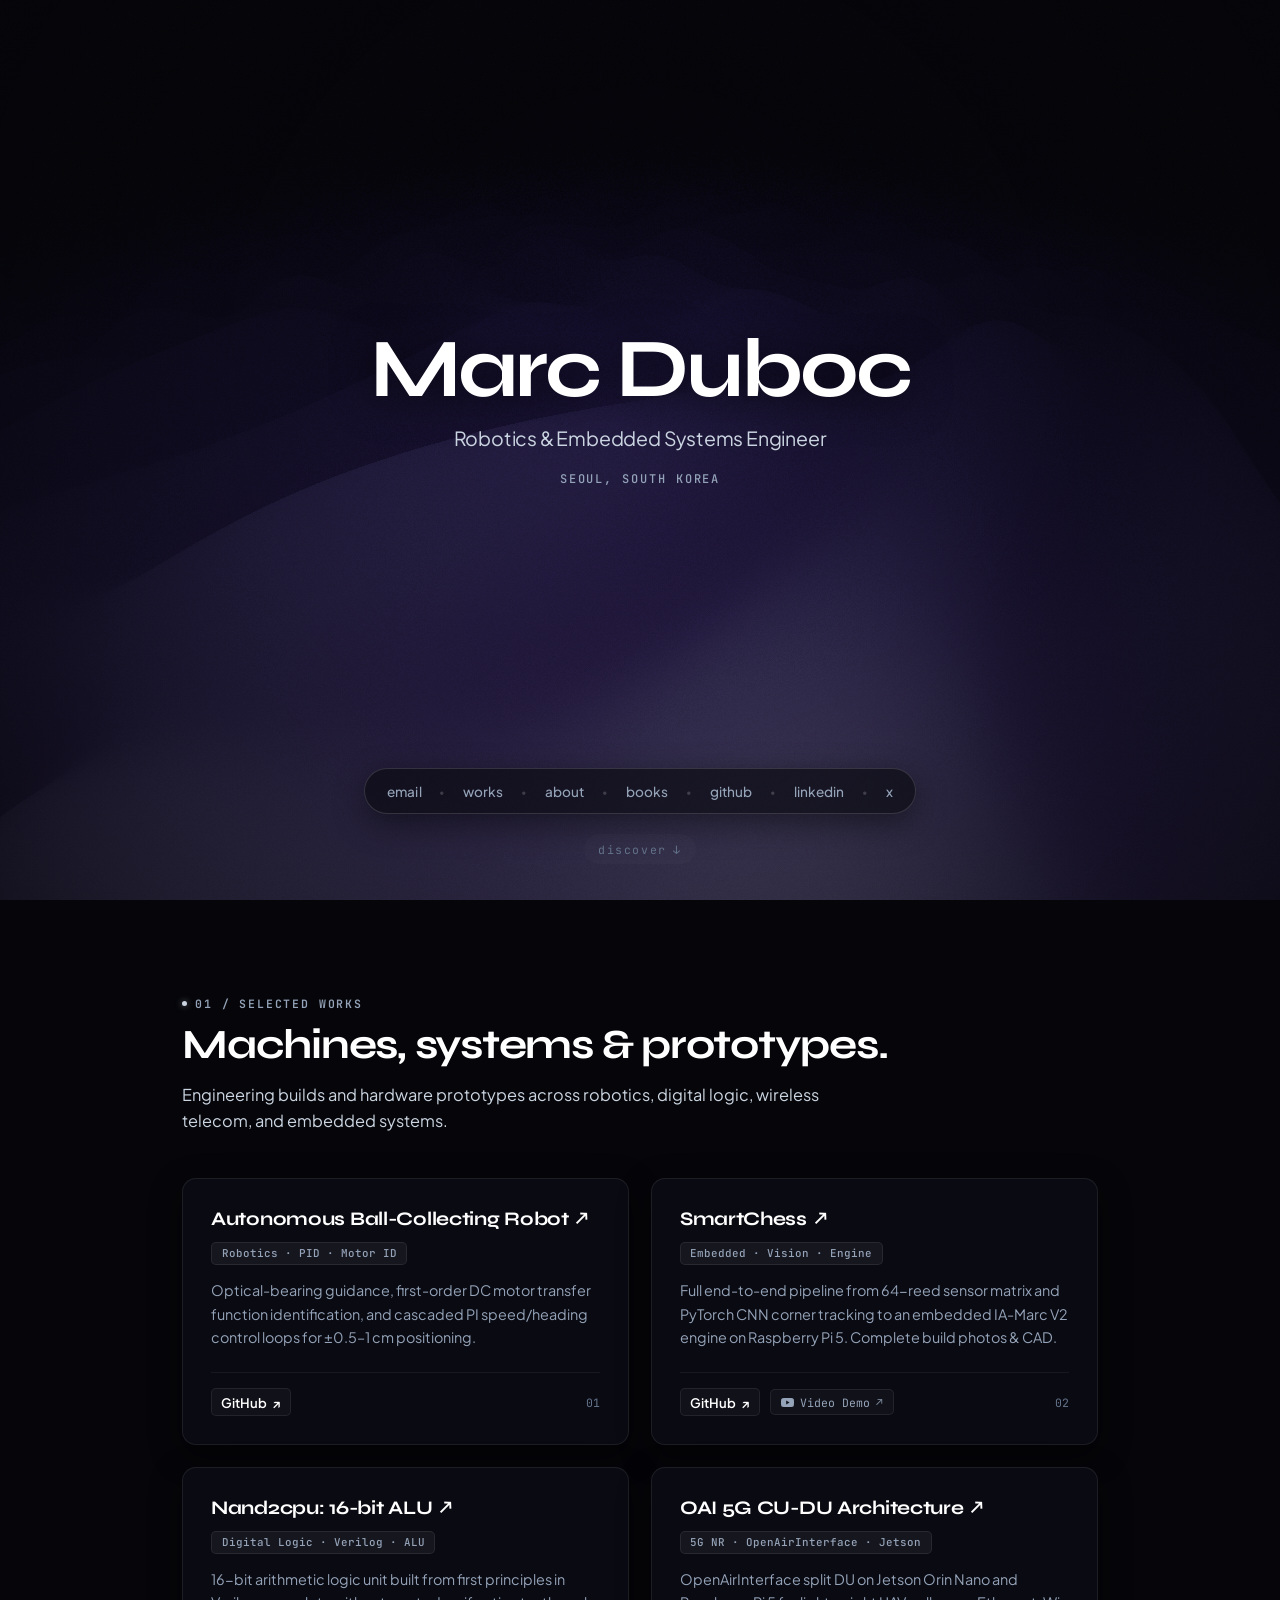
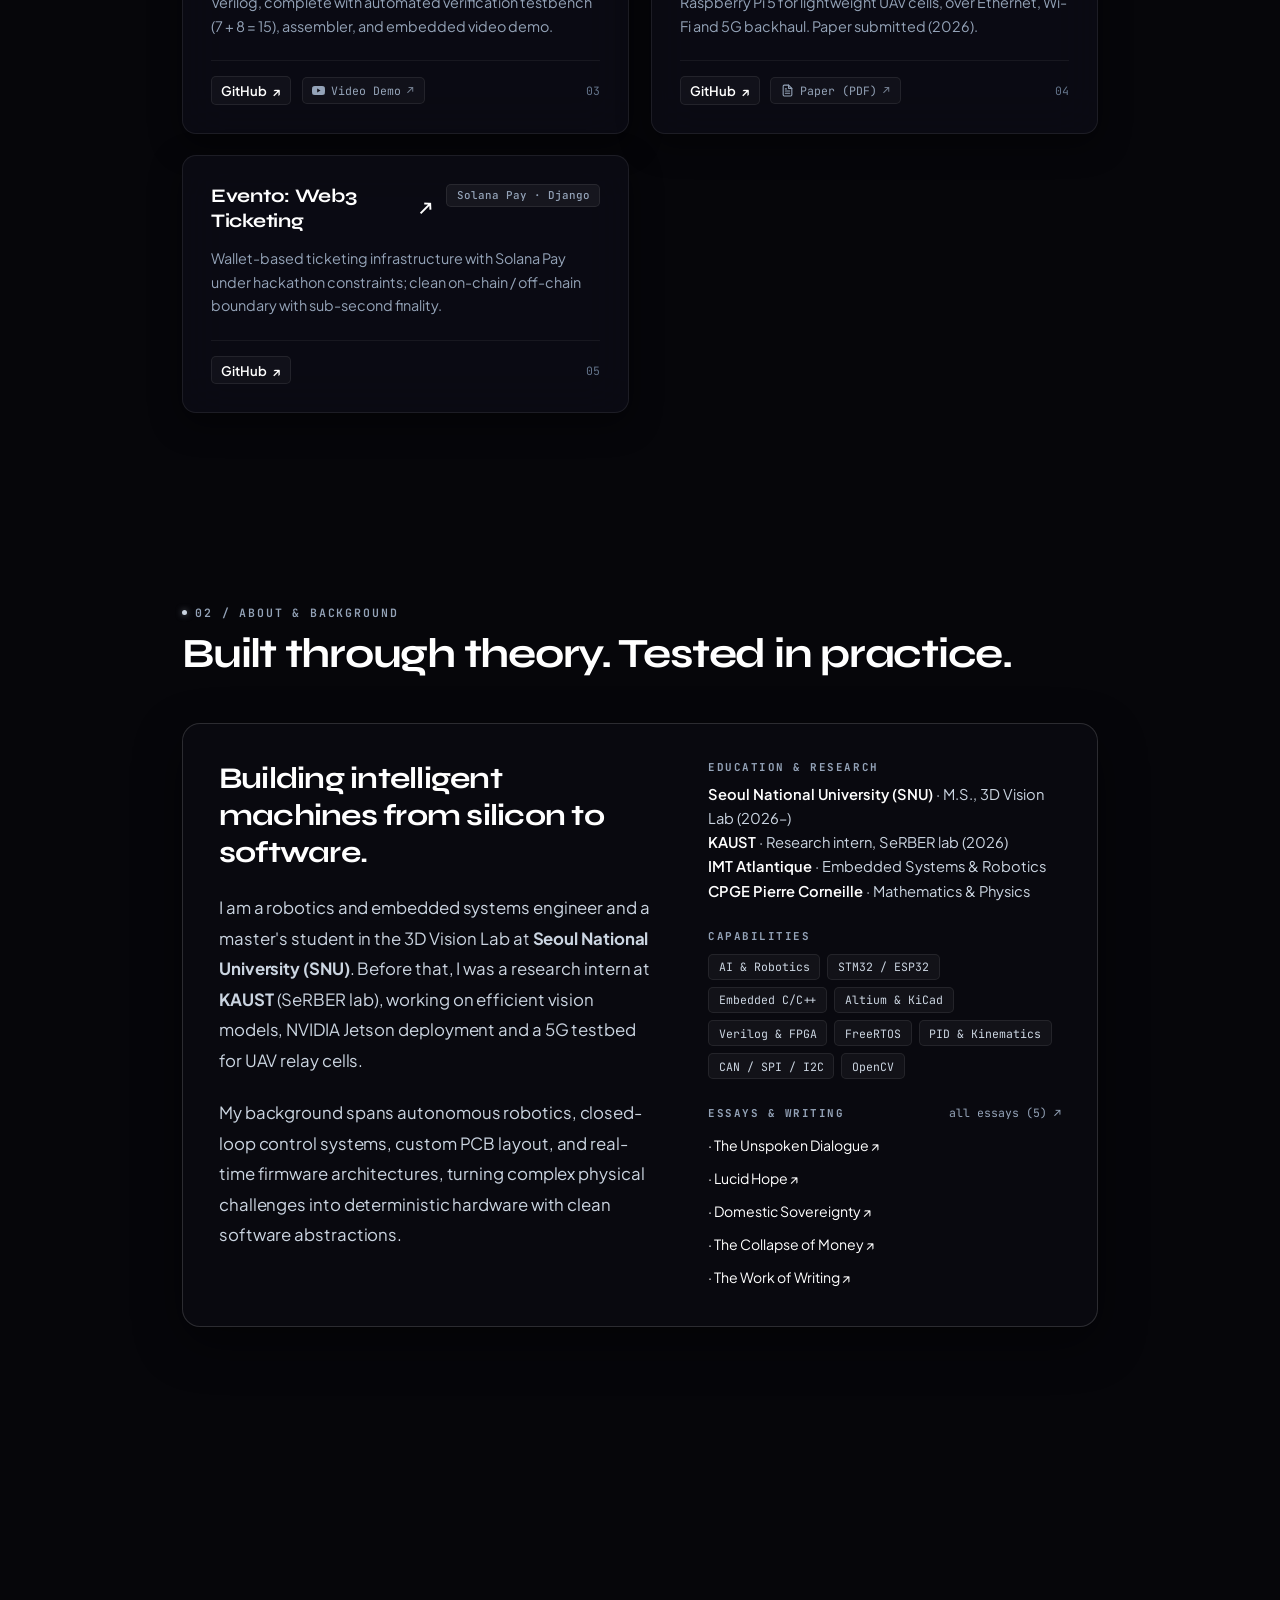
<file: index.html>
<!doctype html>
<html lang="en">
  <head>
    <meta charset="UTF-8" />
    <meta name="viewport" content="width=device-width, initial-scale=1.0" />
    <title>Marc Duboc · Robotics & Embedded Systems Engineer</title>
    <meta name="description" content="Marc Duboc · Robotics and embedded systems engineer. Master's student in the 3D Vision Lab at Seoul National University; previously a research intern at KAUST." />
    <meta name="keywords" content="Marc Duboc, Robotics, Embedded Systems, 3D Vision, OpenAirInterface, 5G, NVIDIA Jetson, Raspberry Pi, PCB Design, FPGA, Verilog, Seoul National University, KAUST" />
    <meta name="author" content="Marc Duboc" />

    <!-- Canonical URL -->
    <link rel="canonical" href="https://promaa.tech/" />

    <!-- Open Graph / Facebook / LinkedIn -->
    <meta property="og:type" content="website" />
    <meta property="og:url" content="https://promaa.tech/" />
    <meta property="og:title" content="Marc Duboc · Robotics & Embedded Systems Engineer" />
    <meta property="og:description" content="Marc Duboc · Robotics and embedded systems engineer. Master's student in the 3D Vision Lab at Seoul National University; previously a research intern at KAUST." />
    <meta property="og:image" content="https://promaa.tech/assets/images/og.png" />
    <meta property="og:image:width" content="1200" />
    <meta property="og:image:height" content="630" />
    <meta property="og:site_name" content="Marc Duboc" />

    <!-- Twitter / X -->
    <meta name="twitter:card" content="summary_large_image" />
    <meta name="twitter:url" content="https://promaa.tech/" />
    <meta name="twitter:title" content="Marc Duboc · Robotics & Embedded Systems Engineer" />
    <meta name="twitter:description" content="Marc Duboc · Robotics and embedded systems engineer. Master's student in the 3D Vision Lab at Seoul National University; previously a research intern at KAUST." />
    <meta name="twitter:image" content="https://promaa.tech/assets/images/og.png" />
    <meta name="twitter:creator" content="@proma__" />
    <meta name="twitter:site" content="@proma__" />

    <!-- Google Fonts Preconnect & Preload -->
    <link rel="preconnect" href="https://fonts.googleapis.com" />
    <link rel="preconnect" href="https://fonts.gstatic.com" crossorigin />
    <link rel="preload" as="style" href="https://fonts.googleapis.com/css2?family=JetBrains+Mono:wght@400;500;700&family=Plus+Jakarta+Sans:wght@300;400;500;600;700&family=Syne:wght@600;700;800&display=swap" />
    <link href="https://fonts.googleapis.com/css2?family=JetBrains+Mono:wght@400;500;700&family=Plus+Jakarta+Sans:wght@300;400;500;600;700&family=Syne:wght@600;700;800&display=swap" rel="stylesheet" />

    <!-- Pure Static Stylesheet (Zero Build Step) -->
    <link rel="stylesheet" href="assets/css/style.css" />

    <!-- Favicon: Dark purple interlocking C circles -->
    <link rel="icon" type="image/svg+xml" href="favicon.svg" />

    <!-- JSON-LD Structured Data: Person Schema -->
    <script type="application/ld+json">
    {
      "@context": "https://schema.org",
      "@type": "Person",
      "name": "Marc Duboc",
      "jobTitle": "Robotics & Embedded Systems Engineer",
      "email": "mailto:marc.duboc@imt-atlantique.net",
      "url": "https://promaa.tech/",
      "image": "https://promaa.tech/assets/images/og.png",
      "sameAs": [
        "https://github.com/promaaa",
        "https://www.linkedin.com/in/marc-duboc1/",
        "https://x.com/proma__",
        "https://www.youtube.com/@promaa_"
      ],
      "address": {
        "@type": "PostalAddress",
        "addressLocality": "Seoul",
        "addressCountry": "South Korea"
      }
    }
    </script>
  </head>
  <body>
    <!-- Persistent Background Canvas: Native WebGL 2.0 Raymarched Wave Field (Zero Dependencies) -->
    <div id="waves-container" class="waves-bg-container"></div>

    <!-- Soft Overlay Vignette -->
    <div class="overlay-vignette"></div>

    <!-- Floating Quick-Dock Navigation (Appears on Scroll) -->
    <header id="floating-dock" class="floating-dock-header" aria-label="Quick navigation">
      <div class="dock-pill">
        <a href="#" class="dock-logo" onclick="window.scrollTo({ top: 0, behavior: 'smooth' }); return false;" aria-label="Scroll to top">MD</a>
        <nav class="dock-nav">
          <a href="#works" class="dock-link">works</a>
          <a href="#about" class="dock-link">about</a>
          <a href="#books" class="dock-link">books</a>
          <a href="./essays/" class="dock-link">essays</a>
          <a href="#contact" class="dock-link">contact</a>
        </nav>
        <a href="#" class="dock-top-btn" onclick="window.scrollTo({ top: 0, behavior: 'smooth' }); return false;" title="Back to top" aria-label="Back to top">↑</a>
      </div>
    </header>

    <!-- ====================================================================
         1. Hero Viewport (100vh)
         ==================================================================== -->
    <header class="hero-viewport">
      <div class="hero-center">
        <h1 class="hero-title">Marc Duboc</h1>
        <p class="hero-subtitle">Robotics & Embedded Systems Engineer</p>
        <div class="hero-location-row">
          <div class="hero-location" id="secret-hero-trigger" style="cursor: pointer;" title="Seoul, South Korea">Seoul, South Korea</div>
        </div>
      </div>

      <!-- Minimalist Navigation Pill -->
      <div class="hero-footer-nav">
        <nav class="nav-pill" aria-label="Primary navigation">
          <a
            href="mailto:marc.duboc@imt-atlantique.net"
            class="nav-link-btn"
            title="Send email"
          >
            email
          </a>
          <span class="nav-sep" aria-hidden="true">•</span>
          <a href="#works" class="nav-link-btn">works</a>
          <span class="nav-sep" aria-hidden="true">•</span>
          <a href="#about" class="nav-link-btn">about</a>
          <span class="nav-sep" aria-hidden="true">•</span>
          <a href="#books" class="nav-link-btn">books</a>
          <span class="nav-sep" aria-hidden="true">•</span>
          <a
            href="https://github.com/promaaa"
            target="_blank"
            rel="noopener noreferrer"
            class="nav-link-btn"
          >
            github
          </a>
          <span class="nav-sep" aria-hidden="true">•</span>
          <a
            href="https://www.linkedin.com/in/marc-duboc1/"
            target="_blank"
            rel="noopener noreferrer"
            class="nav-link-btn"
          >
            linkedin
          </a>
          <span class="nav-sep" aria-hidden="true">•</span>
          <a
            href="https://x.com/proma__"
            target="_blank"
            rel="noopener noreferrer"
            class="nav-link-btn"
          >
            x
          </a>
        </nav>

        <a href="#works" class="scroll-hint" aria-label="Scroll to works">
          <span>discover</span>
          <span>↓</span>
        </a>
      </div>
    </header>

    <!-- ====================================================================
         2. Main Scrollable Content
         ==================================================================== -->
    <main class="content-wrapper">
      <!-- Section: Works -->
      <section id="works" class="page-section">
        <div class="container">
          <div class="section-header">
            <div class="section-kicker">
              <span class="kicker-dot"></span>
              <span>01 / Selected Works</span>
            </div>
            <h2 class="section-title">Machines, systems & prototypes.</h2>
            <p class="section-intro">
              Engineering builds and hardware prototypes across robotics, digital logic, wireless telecom, and embedded systems.
            </p>
          </div>

          <div class="works-grid">
            <!-- 01: Ball Collecting Robot -->
            <article class="work-card" data-href="https://github.com/promaaa/ball-collecting-robots">
              <div>
                <div class="work-card-top">
                  <h3 class="work-card-title">
                    <a
                      href="https://github.com/promaaa/ball-collecting-robots"
                      target="_blank"
                      rel="noopener noreferrer"
                      class="work-card-title-link"
                    >
                      <span>Autonomous Ball-Collecting Robot</span>
                      <span>↗</span>
                    </a>
                  </h3>
                  <span class="work-card-tag">Robotics · PID · Motor ID</span>
                </div>
                <p class="work-card-desc">
                  Optical-bearing guidance, first-order DC motor transfer function identification, and cascaded PI speed/heading control loops for ±0.5–1 cm positioning.
                </p>
              </div>
              <div class="work-card-footer">
                <div class="work-card-actions">
                  <a
                    href="https://github.com/promaaa/ball-collecting-robots"
                    target="_blank"
                    rel="noopener noreferrer"
                    class="work-card-link-text"
                  >
                    <span>GitHub</span>
                    <span>↗</span>
                  </a>
                </div>
                <span class="work-card-index">01</span>
              </div>
            </article>

            <!-- 02: Chess Robot -->
            <article class="work-card" data-href="https://github.com/promaaa/smart-chess">
              <div>
                <div class="work-card-top">
                  <h3 class="work-card-title">
                    <a
                      href="https://github.com/promaaa/smart-chess"
                      target="_blank"
                      rel="noopener noreferrer"
                      class="work-card-title-link"
                    >
                      <span>SmartChess</span>
                      <span>↗</span>
                    </a>
                  </h3>
                  <span class="work-card-tag">Embedded · Vision · Engine</span>
                </div>
                <p class="work-card-desc">
                  Full end-to-end pipeline from 64-reed sensor matrix and PyTorch CNN corner tracking to an embedded IA-Marc V2 engine on Raspberry Pi 5. Complete build photos &amp; CAD.
                </p>
              </div>
              <div class="work-card-footer">
                <div class="work-card-actions">
                  <a
                    href="https://github.com/promaaa/smart-chess"
                    target="_blank"
                    rel="noopener noreferrer"
                    class="work-card-link-text"
                  >
                    <span>GitHub</span>
                    <span>↗</span>
                  </a>
                  <a
                    href="https://www.youtube.com/watch?v=5BC216xx9qs"
                    target="_blank"
                    rel="noopener noreferrer"
                    class="work-card-sub-link"
                    title="Watch project video demo on YouTube"
                  >
                    <svg class="link-svg" viewBox="0 0 24 24" fill="currentColor" aria-hidden="true">
                      <path d="M23.498 6.186a3.016 3.016 0 0 0-2.122-2.136C19.505 3.545 12 3.545 12 3.545s-7.505 0-9.377.505A3.017 3.017 0 0 0 .502 6.186C0 8.07 0 12 0 12s0 3.93.502 5.814a3.016 3.016 0 0 0 2.122 2.136c1.871.505 9.376.505 9.376.505s7.505 0 9.377-.505a3.015 3.015 0 0 0 2.122-2.136C24 15.93 24 12 24 12s0-3.93-.502-5.814zM9.545 15.568V8.432L15.818 12l-6.273 3.568z"/>
                    </svg>
                    <span>Video Demo</span>
                    <span class="sub-arrow">↗</span>
                  </a>
                </div>
                <span class="work-card-index">02</span>
              </div>
            </article>

            <!-- 03: Nand2cpu ALU -->
            <article class="work-card" data-href="https://github.com/promaaa/nand2cpu">
              <div>
                <div class="work-card-top">
                  <h3 class="work-card-title">
                    <a
                      href="https://github.com/promaaa/nand2cpu"
                      target="_blank"
                      rel="noopener noreferrer"
                      class="work-card-title-link"
                    >
                      <span>Nand2cpu: 16-bit ALU</span>
                      <span>↗</span>
                    </a>
                  </h3>
                  <span class="work-card-tag">Digital Logic · Verilog · ALU</span>
                </div>
                <p class="work-card-desc">
                  16-bit arithmetic logic unit built from first principles in Verilog, complete with automated verification testbench (7 + 8 = 15), assembler, and embedded video demo.
                </p>
              </div>
              <div class="work-card-footer">
                <div class="work-card-actions">
                  <a
                    href="https://github.com/promaaa/nand2cpu"
                    target="_blank"
                    rel="noopener noreferrer"
                    class="work-card-link-text"
                  >
                    <span>GitHub</span>
                    <span>↗</span>
                  </a>
                  <a
                    href="https://www.youtube.com/watch?v=wIBkvQ6MfKQ"
                    target="_blank"
                    rel="noopener noreferrer"
                    class="work-card-sub-link"
                    title="Watch video demo on YouTube"
                  >
                    <svg class="link-svg" viewBox="0 0 24 24" fill="currentColor" aria-hidden="true">
                      <path d="M23.498 6.186a3.016 3.016 0 0 0-2.122-2.136C19.505 3.545 12 3.545 12 3.545s-7.505 0-9.377.505A3.017 3.017 0 0 0 .502 6.186C0 8.07 0 12 0 12s0 3.93.502 5.814a3.016 3.016 0 0 0 2.122 2.136c1.871.505 9.376.505 9.376.505s7.505 0 9.377-.505a3.015 3.015 0 0 0 2.122-2.136C24 15.93 24 12 24 12s0-3.93-.502-5.814zM9.545 15.568V8.432L15.818 12l-6.273 3.568z"/>
                    </svg>
                    <span>Video Demo</span>
                    <span class="sub-arrow">↗</span>
                  </a>
                </div>
                <span class="work-card-index">03</span>
              </div>
            </article>

            <!-- 04: OAI 5G CU-DU Lab -->
            <article class="work-card" data-href="https://github.com/promaaa/oai-cu-du-lab">
              <div>
                <div class="work-card-top">
                  <h3 class="work-card-title">
                    <a
                      href="https://github.com/promaaa/oai-cu-du-lab"
                      target="_blank"
                      rel="noopener noreferrer"
                      class="work-card-title-link"
                    >
                      <span>OAI 5G CU-DU Architecture</span>
                      <span>↗</span>
                    </a>
                  </h3>
                  <span class="work-card-tag">5G NR · OpenAirInterface · Jetson</span>
                </div>
                <p class="work-card-desc">
                  OpenAirInterface split DU on Jetson Orin Nano and Raspberry Pi 5 for lightweight UAV cells, over Ethernet, Wi-Fi and 5G backhaul. Paper submitted (2026).
                </p>
              </div>
              <div class="work-card-footer">
                <div class="work-card-actions">
                  <a
                    href="https://github.com/promaaa/oai-cu-du-lab"
                    target="_blank"
                    rel="noopener noreferrer"
                    class="work-card-link-text"
                  >
                    <span>GitHub</span>
                    <span>↗</span>
                  </a>
                  <a
                    href="assets/docs/oai-5g-research-paper.pdf"
                    target="_blank"
                    rel="noopener noreferrer"
                    class="work-card-sub-link"
                    title="Submitted paper (PDF)"
                  >
                    <svg class="link-svg" viewBox="0 0 24 24" fill="none" stroke="currentColor" stroke-width="2" stroke-linecap="round" stroke-linejoin="round" aria-hidden="true">
                      <path d="M14 2H6a2 2 0 0 0-2 2v16a2 2 0 0 0 2 2h12a2 2 0 0 0 2-2V8z"/>
                      <polyline points="14 2 14 8 20 8"/>
                      <line x1="16" y1="13" x2="8" y2="13"/>
                      <line x1="16" y1="17" x2="8" y2="17"/>
                      <polyline points="10 9 9 9 8 9"/>
                    </svg>
                    <span>Paper (PDF)</span>
                    <span class="sub-arrow">↗</span>
                  </a>
                </div>
                <span class="work-card-index">04</span>
              </div>
            </article>

            <!-- 05: Evento -->
            <article class="work-card" data-href="https://github.com/promaaa/evento">
              <div>
                <div class="work-card-top">
                  <h3 class="work-card-title">
                    <a
                      href="https://github.com/promaaa/evento"
                      target="_blank"
                      rel="noopener noreferrer"
                      class="work-card-title-link"
                    >
                      <span>Evento: Web3 Ticketing</span>
                      <span>↗</span>
                    </a>
                  </h3>
                  <span class="work-card-tag">Solana Pay · Django</span>
                </div>
                <p class="work-card-desc">
                  Wallet-based ticketing infrastructure with Solana Pay under hackathon constraints; clean on-chain / off-chain boundary with sub-second finality.
                </p>
              </div>
              <div class="work-card-footer">
                <div class="work-card-actions">
                  <a
                    href="https://github.com/promaaa/evento"
                    target="_blank"
                    rel="noopener noreferrer"
                    class="work-card-link-text"
                  >
                    <span>GitHub</span>
                    <span>↗</span>
                  </a>
                </div>
                <span class="work-card-index">05</span>
              </div>
            </article>

          </div>
        </div>
      </section>

      <!-- Section: About -->
      <section id="about" class="page-section">
        <div class="container">
          <div class="section-header">
            <div class="section-kicker">
              <span class="kicker-dot"></span>
              <span>02 / About & Background</span>
            </div>
            <h2 class="section-title">Built through theory. Tested in practice.</h2>
          </div>

          <div class="silver-panel about-grid">
            <div class="about-narrative">
              <h3 class="about-headline">
                Building intelligent machines from silicon to software.
              </h3>
              <p class="about-p">
                I am a robotics and embedded systems engineer and a master's student in the 3D Vision Lab at <strong>Seoul National University (SNU)</strong>. Before that, I was a research intern at <strong>KAUST</strong> (SeRBER lab), working on efficient vision models, NVIDIA Jetson deployment and a 5G testbed for UAV relay cells.
              </p>
              <p class="about-p">
                My background spans autonomous robotics, closed-loop control systems, custom PCB layout, and real-time firmware architectures, turning complex physical challenges into deterministic hardware with clean software abstractions.
              </p>
            </div>

            <div class="about-side">
              <div class="about-block">
                <span class="about-label">Education & Research</span>
                <p class="about-val">
                  <strong>Seoul National University (SNU)</strong> · M.S., 3D Vision Lab (2026–)<br>
                  <strong>KAUST</strong> · Research intern, SeRBER lab (2026)<br>
                  <strong>IMT Atlantique</strong> · Embedded Systems & Robotics<br>
                  <strong>CPGE Pierre Corneille</strong> · Mathematics & Physics
                </p>
              </div>

              <div class="about-block">
                <span class="about-label">Capabilities</span>
                <div class="caps-pills">
                  <span class="cap-pill">AI & Robotics</span>
                  <span class="cap-pill">STM32 / ESP32</span>
                  <span class="cap-pill">Embedded C/C++</span>
                  <span class="cap-pill">Altium & KiCad</span>
                  <span class="cap-pill">Verilog & FPGA</span>
                  <span class="cap-pill">FreeRTOS</span>
                  <span class="cap-pill">PID & Kinematics</span>
                  <span class="cap-pill">CAN / SPI / I2C</span>
                  <span class="cap-pill">OpenCV</span>
                </div>
              </div>

              <div class="about-block">
                <div style="display: flex; justify-content: space-between; align-items: baseline;">
                  <span class="about-label">Essays & Writing</span>
                  <a href="./essays/" style="font-family: var(--font-mono); font-size: 0.72rem; color: var(--silver-muted); text-decoration: none;">all essays (5) ↗</a>
                </div>
                <div class="about-essays-list">
                  <a href="./essays/unspoken-dialogue/" class="about-essay-link">· The Unspoken Dialogue ↗</a>
                  <a href="./essays/lucid-hope/" class="about-essay-link">· Lucid Hope ↗</a>
                  <a href="./essays/domestic-sovereignty/" class="about-essay-link">· Domestic Sovereignty ↗</a>
                  <a href="./essays/collapse-of-money/" class="about-essay-link">· The Collapse of Money ↗</a>
                  <a href="./essays/the-work-of-writing/" class="about-essay-link">· The Work of Writing ↗</a>
                </div>
              </div>
            </div>
          </div>
        </div>
      </section>

      <!-- Section: Favorite Books -->
      <section id="books" class="page-section">
        <div class="container">
          <div class="section-header">
            <div class="section-kicker">
              <span class="kicker-dot"></span>
              <span>03 / Favorite Books</span>
            </div>
            <h2 class="section-title">Ideas in the margins.</h2>
            <p class="section-intro">
              Three formative books and curated selections I would recommend to a friend.
            </p>
          </div>

          <div class="books-grid">
            <!-- Book 01: Atlas Shrugged -->
            <article class="book-card-small" id="book-card-atlas" style="cursor: pointer;" title="Atlas Shrugged · Click to unlock Easter egg">
              <div class="book-cover-wrap-small">
                <img
                  src="pictures/atlas-shrugged.jpg"
                  alt="Atlas Shrugged by Ayn Rand"
                  class="book-cover-img"
                  loading="lazy"
                  decoding="async"
                />
              </div>
              <span class="book-genre-tag">Philosophical Fiction · Individualism</span>
              <h3 class="book-title">Atlas Shrugged</h3>
              <p class="book-author">Ayn Rand</p>
            </article>

            <!-- Book 02: Monte Cristo -->
            <article class="book-card-small" id="book-card-montecristo" style="cursor: pointer;" title="Le Comte de Monte-Cristo · Click to unlock Easter egg">
              <div class="book-cover-wrap-small">
                <img
                  src="pictures/monteCristo.jpg"
                  alt="Le Comte de Monte-Cristo by Alexandre Dumas"
                  class="book-cover-img"
                  loading="lazy"
                  decoding="async"
                />
              </div>
              <span class="book-genre-tag">Classic Novel · Strategy</span>
              <h3 class="book-title">Le Comte de Monte-Cristo</h3>
              <p class="book-author">Alexandre Dumas</p>
            </article>

            <!-- Book 03: Manufacturing Consent -->
            <article class="book-card-small" id="book-card-consent" style="cursor: pointer;" title="Manufacturing Consent · Click to unlock Easter egg">
              <div class="book-cover-wrap-small">
                <img
                  src="pictures/manufacturing-consent.jpg"
                  alt="Manufacturing Consent by Chomsky and Herman"
                  class="book-cover-img"
                  loading="lazy"
                  decoding="async"
                />
              </div>
              <span class="book-genre-tag">Political Theory · Media</span>
              <h3 class="book-title">Manufacturing Consent</h3>
              <p class="book-author">Noam Chomsky & Edward S. Herman</p>
            </article>
          </div>

          <!-- Favorite Books Links -->
          <div class="books-links-bar">
            <a
              href="assets/docs/books-recommendations-en.pdf"
              target="_blank"
              rel="noopener noreferrer"
              class="books-list-link"
            >
              <span>Reading Field Guide (EN)</span>
              <span>↓</span>
            </a>
            <a
              href="assets/docs/livres-recommandes-fr.pdf"
              target="_blank"
              rel="noopener noreferrer"
              class="books-list-link"
            >
              <span>Guide de Lecture (FR)</span>
              <span>↓</span>
            </a>
          </div>
        </div>
      </section>

      <!-- Section: Contact -->
      <section id="contact" class="page-section">
        <div class="container">
          <div class="silver-panel contact-block">
            <div class="section-kicker">
              <span class="kicker-dot"></span>
              <span>04 / Connect</span>
            </div>
            <h2 class="section-title">Let’s build something worth testing.</h2>
            <p class="section-intro">
              Interested in robotics, embedded systems, and innovative engineering collaborations.
            </p>

            <a
              href="mailto:marc.duboc@imt-atlantique.net"
              class="contact-email-btn"
              onclick="copyEmail(this, event)"
              title="Click to copy address or send email"
            >
              <span class="email-address-text">marc.duboc@imt-atlantique.net</span>
              <span class="email-btn-icon-wrap" aria-hidden="true">
                <svg class="email-copy-icon icon-default" viewBox="0 0 24 24" fill="none" stroke="currentColor" stroke-width="2" stroke-linecap="round" stroke-linejoin="round">
                  <rect x="9" y="9" width="13" height="13" rx="2" ry="2"></rect>
                  <path d="M5 15H4a2 2 0 0 1-2-2V4a2 2 0 0 1 2-2h9a2 2 0 0 1 2 2v1"></path>
                </svg>
                <svg class="email-copy-icon icon-success" viewBox="0 0 24 24" fill="none" stroke="currentColor" stroke-width="2.5" stroke-linecap="round" stroke-linejoin="round">
                  <polyline points="20 6 9 17 4 12"></polyline>
                </svg>
              </span>
              <span class="email-btn-feedback">copied!</span>
            </a>

            <div class="contact-social-row">
              <a href="https://github.com/promaaa" target="_blank" rel="noopener noreferrer" class="social-link">
                GitHub ↗
              </a>
              <span class="nav-sep">•</span>
              <a href="https://www.linkedin.com/in/marc-duboc1/" target="_blank" rel="noopener noreferrer" class="social-link">
                LinkedIn ↗
              </a>
              <span class="nav-sep">•</span>
              <a href="https://x.com/proma__" target="_blank" rel="noopener noreferrer" class="social-link">
                X ↗
              </a>
              <span class="nav-sep">•</span>
              <a href="https://www.youtube.com/@promaa_" target="_blank" rel="noopener noreferrer" class="social-link">
                YouTube ↗
              </a>
            </div>
          </div>

          <!-- Bottom Footer -->
          <footer class="site-bottom-footer">
            <span>Marc Duboc / Robotics & Embedded Systems Engineer</span>
            <a href="#" class="back-to-top" onclick="window.scrollTo({ top: 0, behavior: 'smooth' }); return false;">
              Back to top ↑
            </a>
          </footer>
        </div>
      </section>
    </main>

    <!-- ====================================================================
         Full-Screen Cinematic Easter Egg: Who is John Galt?
         ==================================================================== -->
    <div
      id="galt-modal"
      class="galt-cinema-overlay"
      aria-hidden="true"
      role="dialog"
      aria-modal="true"
      aria-label="Who is John Galt?"
      onclick="closeGaltModal()"
    >
      <div class="galt-cinema-glow" aria-hidden="true"></div>
      <div class="galt-anamorphic-beam" aria-hidden="true"></div>
      
      <div class="galt-cinema-content">
        <div class="galt-cinema-title-wrap">
          <h1 class="galt-cinema-title">WHO IS JOHN GALT?</h1>
        </div>
        <div class="galt-cinema-line" aria-hidden="true"></div>
        <p class="galt-cinema-sub">The motor of the world.</p>
      </div>

      <div class="galt-cinema-exit" aria-hidden="true">
        <span>[ click anywhere or esc to return ]</span>
      </div>
    </div>

    <!-- ====================================================================
         Full-Screen Cinematic Easter Egg: The Count of Monte Cristo
         (Antique Parchment Manuscript)
         ==================================================================== -->
    <div
      id="montecristo-modal"
      class="montecristo-cinema-overlay"
      aria-hidden="true"
      role="dialog"
      aria-modal="true"
      aria-label="The Count of Monte Cristo: Wait and Hope"
      onclick="closeMontecristoModal()"
    >
      <div class="montecristo-candlelight-aura" aria-hidden="true"></div>
      
      <div class="montecristo-parchment-sheet" onclick="event.stopPropagation()">
        <div class="montecristo-parchment-inner">
          <div class="montecristo-header-seal">
            <span class="montecristo-location-tag">Château d’If · Marseille, 1838</span>
          </div>

          <h2 class="montecristo-parchment-title">Wait and Hope.</h2>

          <div class="montecristo-signature-row">
            <span class="montecristo-signature">Alexandre Dumas · The Count of Monte Cristo</span>
            <button class="montecristo-wax-btn" onclick="closeMontecristoModal()">
              <span>✦ Close / Esc ✦</span>
            </button>
          </div>
        </div>
      </div>
    </div>

    <!-- ====================================================================
         Full-Screen Julian Assange Portrait Modal (Silent & Minimalist)
         ==================================================================== -->
    <div
      id="assange-modal"
      class="assange-portrait-overlay"
      aria-hidden="true"
      role="dialog"
      aria-modal="true"
      aria-label="Julian Assange Portrait"
      onclick="closeAssangeModal()"
    >
      <div class="assange-portrait-card" onclick="event.stopPropagation()">
        <div class="assange-img-wrapper">
          <img
            src="pictures/assange.jpg"
            alt="Julian Assange"
            class="assange-portrait-img"
            width="320"
            height="400"
            loading="lazy"
            decoding="async"
          />
        </div>

        <h2 class="assange-name">Julian Assange</h2>
        <div class="assange-title">WikiLeaks Founder · Publisher &amp; Journalist</div>
        <p class="assange-quote">“Courage is contagious.”</p>

        <button class="assange-close-btn" onclick="closeAssangeModal()">
          <span>[ Close / Esc ]</span>
        </button>
      </div>
    </div>

    <!-- Core Application & WebGL Scripts -->
    <script src="assets/js/waves.js" defer></script>
    <script src="assets/js/app.js" defer></script>
    <script src="assets/js/easter-eggs.js" defer></script>
  </body>
</html>
</file>
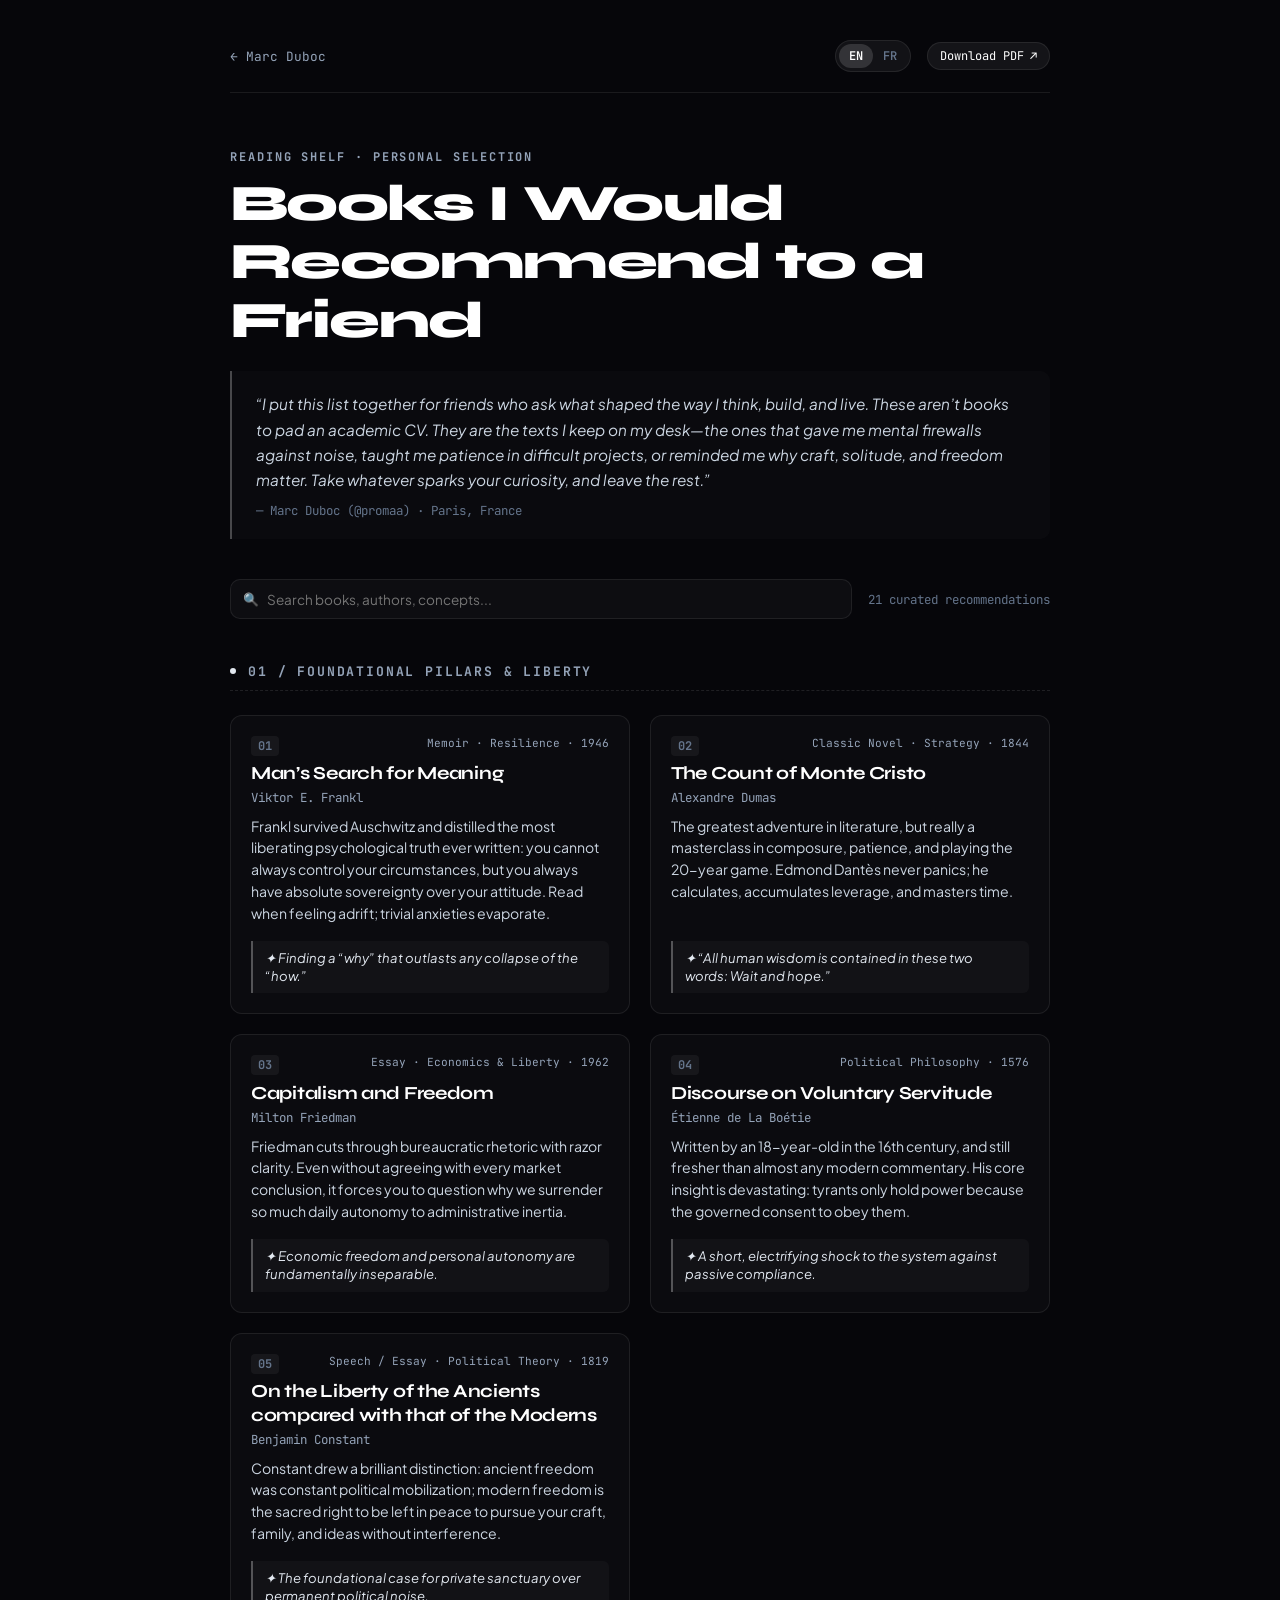
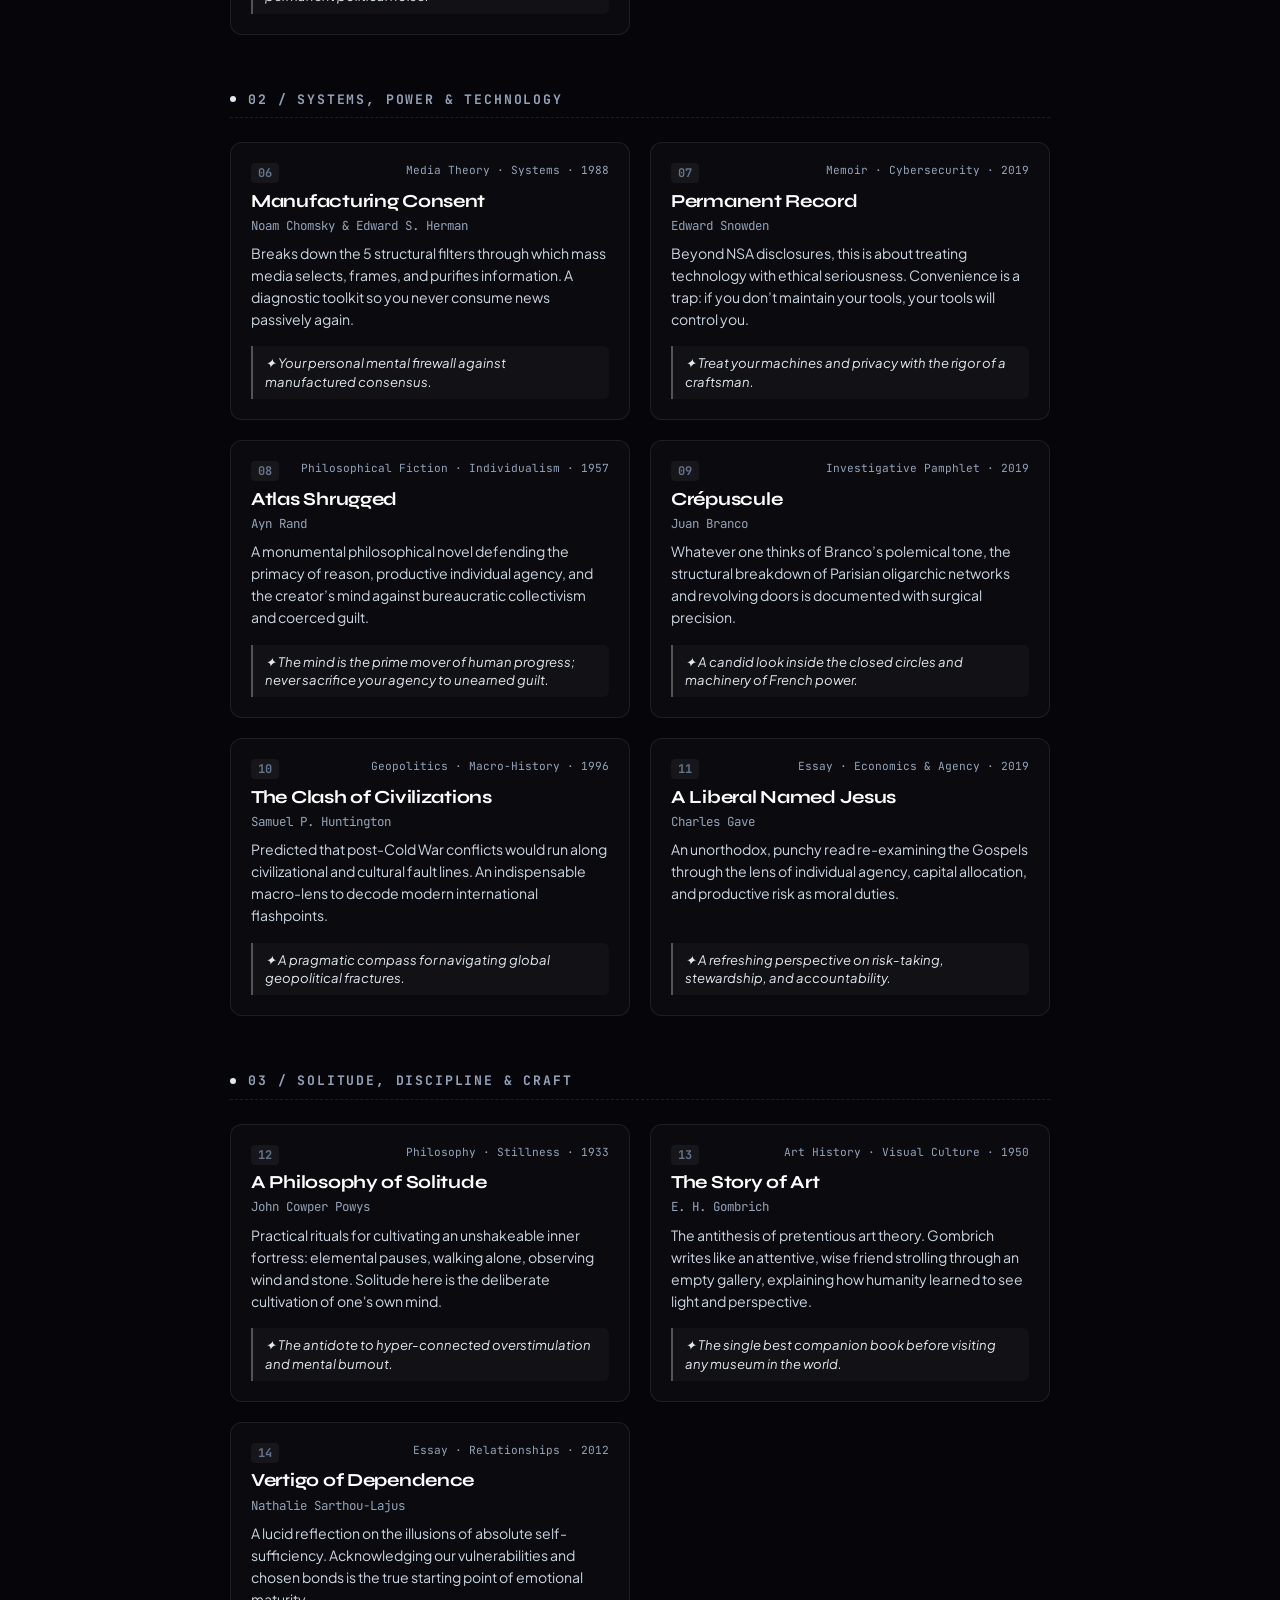
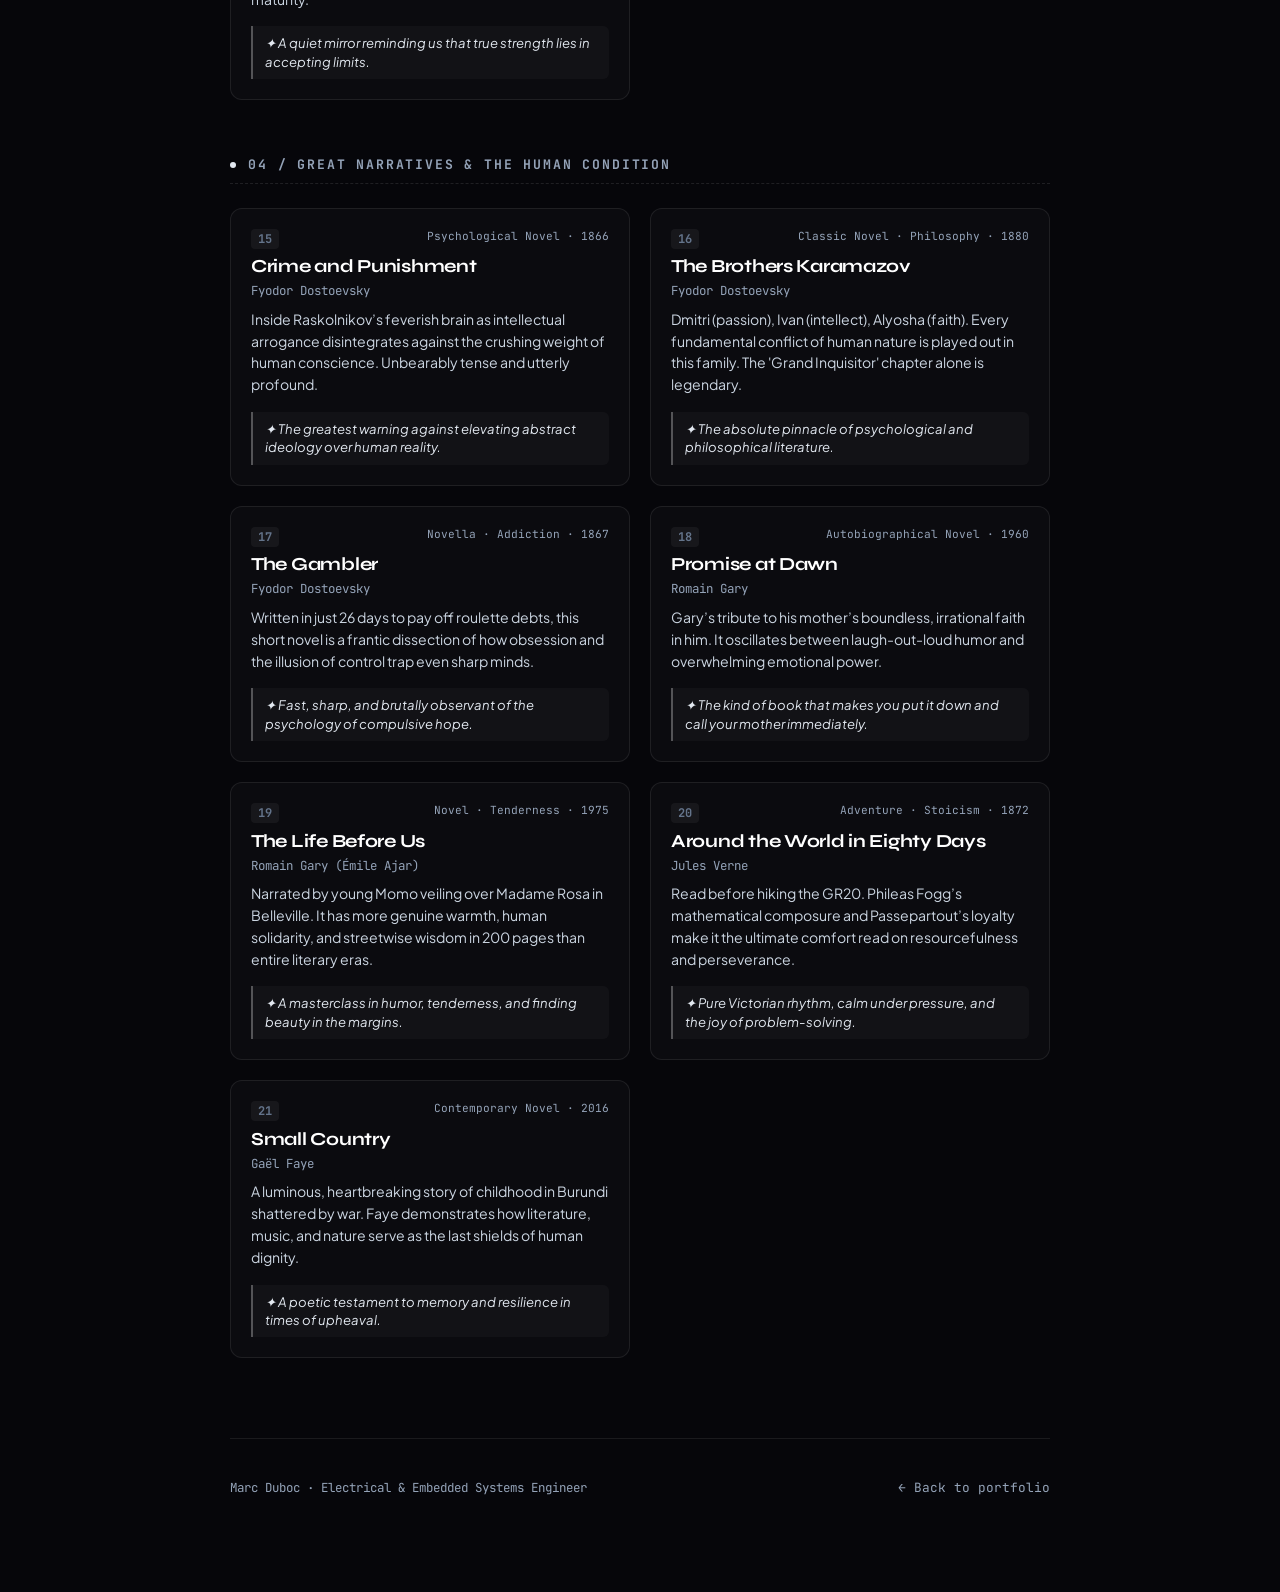
<file: books/index.html>
<!doctype html>
<html lang="en">
  <head>
    <meta charset="UTF-8" />
    <meta name="viewport" content="width=device-width, initial-scale=1.0" />
    <title>Book Recommendations · Marc Duboc</title>
    <meta name="description" content="Personal book recommendations by Marc Duboc for friends — covering foundational liberty, systems and power, solitude, craft, and great narratives." />
    <meta name="author" content="Marc Duboc" />

    <!-- Canonical URL -->
    <link rel="canonical" href="https://promaa.tech/books/" />

    <!-- Open Graph / Facebook / LinkedIn -->
    <meta property="og:type" content="website" />
    <meta property="og:url" content="https://promaa.tech/books/" />
    <meta property="og:title" content="Book Recommendations · Marc Duboc" />
    <meta property="og:description" content="Personal book recommendations by Marc Duboc for friends — covering foundational liberty, systems and power, solitude, craft, and great narratives." />
    <meta property="og:image" content="https://promaa.tech/assets/images/og.png" />
    <meta property="og:image:width" content="1200" />
    <meta property="og:image:height" content="630" />
    <meta property="og:site_name" content="Marc Duboc" />

    <!-- Twitter / X -->
    <meta name="twitter:card" content="summary_large_image" />
    <meta name="twitter:url" content="https://promaa.tech/books/" />
    <meta name="twitter:title" content="Book Recommendations · Marc Duboc" />
    <meta name="twitter:description" content="Personal book recommendations by Marc Duboc for friends — covering foundational liberty, systems and power, solitude, craft, and great narratives." />
    <meta name="twitter:image" content="https://promaa.tech/assets/images/og.png" />
    <meta name="twitter:creator" content="@proma__" />
    <meta name="twitter:site" content="@proma__" />

    <!-- Google Fonts Preconnect & Preload -->
    <link rel="preconnect" href="https://fonts.googleapis.com" />
    <link rel="preconnect" href="https://fonts.gstatic.com" crossorigin />
    <link rel="preload" as="style" href="https://fonts.googleapis.com/css2?family=JetBrains+Mono:wght@400;500;600;700&family=Plus+Jakarta+Sans:ital,wght@0,300;0,400;0,500;0,600;0,700;1,400&family=Syne:wght@600;700;800&display=swap" />
    <link href="https://fonts.googleapis.com/css2?family=JetBrains+Mono:wght@400;500;600;700&family=Plus+Jakarta+Sans:ital,wght@0,300;0,400;0,500;0,600;0,700;1,400&family=Syne:wght@600;700;800&display=swap" rel="stylesheet" />

    <!-- Favicon -->
    <link rel="icon" type="image/svg+xml" href="../favicon.svg" />

    <style>
      :root {
        --bg-primary: #06060a;
        --surface-color: rgba(12, 12, 18, 0.95);
        --surface-card: rgba(255, 255, 255, 0.025);
        --surface-card-hover: rgba(255, 255, 255, 0.055);
        --silver-bright: #ffffff;
        --silver-pure: #e2e8f0;
        --silver-medium: #cbd5e1;
        --silver-muted: #94a3b8;
        --silver-dim: #64748b;
        --border-subtle: rgba(255, 255, 255, 0.08);
        --border-medium: rgba(255, 255, 255, 0.16);
        --border-highlight: rgba(255, 255, 255, 0.32);
        --font-display: 'Syne', -apple-system, BlinkMacSystemFont, sans-serif;
        --font-body: 'Plus Jakarta Sans', -apple-system, BlinkMacSystemFont, sans-serif;
        --font-mono: 'JetBrains Mono', monospace;
        --ease-out: cubic-bezier(0.16, 1, 0.3, 1);
      }

      *, *::before, *::after {
        box-sizing: border-box;
        margin: 0;
        padding: 0;
      }

      html {
        background-color: var(--bg-primary);
        color: var(--silver-bright);
        font-family: var(--font-body);
        -webkit-font-smoothing: antialiased;
        -moz-osx-font-smoothing: grayscale;
        scroll-behavior: smooth;
      }

      body {
        min-height: 100vh;
        display: flex;
        flex-direction: column;
        align-items: center;
        padding: 2.5rem 1.5rem 6rem;
      }

      /* Custom scrollbar */
      ::-webkit-scrollbar {
        width: 5px;
      }
      ::-webkit-scrollbar-track {
        background: var(--bg-primary);
      }
      ::-webkit-scrollbar-thumb {
        background: rgba(255, 255, 255, 0.15);
        border-radius: 3px;
      }

      .reading-layout {
        width: 100%;
        max-width: 820px;
        margin: 0 auto;
      }

      /* Top Navigation */
      .top-nav {
        display: flex;
        justify-content: space-between;
        align-items: center;
        margin-bottom: 3.5rem;
        padding-bottom: 1.25rem;
        border-bottom: 1px solid var(--border-subtle);
        flex-wrap: wrap;
        gap: 1rem;
      }

      .back-link {
        display: inline-flex;
        align-items: center;
        gap: 0.5rem;
        font-family: var(--font-mono);
        font-size: 0.8rem;
        color: var(--silver-muted);
        text-decoration: none;
        transition: color 0.2s ease;
      }

      .back-link:hover {
        color: var(--silver-bright);
      }

      .nav-controls {
        display: flex;
        align-items: center;
        gap: 1rem;
      }

      /* Language Switcher Pill */
      .lang-switcher {
        display: inline-flex;
        background: rgba(255, 255, 255, 0.05);
        border: 1px solid var(--border-subtle);
        border-radius: 20px;
        padding: 3px;
      }

      .lang-btn {
        background: none;
        border: none;
        color: var(--silver-dim);
        font-family: var(--font-mono);
        font-size: 0.75rem;
        font-weight: 600;
        padding: 4px 10px;
        border-radius: 16px;
        cursor: pointer;
        transition: all 0.2s ease;
      }

      .lang-btn.active {
        background: rgba(255, 255, 255, 0.14);
        color: var(--silver-bright);
      }

      .lang-btn:hover:not(.active) {
        color: var(--silver-medium);
      }

      .pdf-download-btn {
        display: inline-flex;
        align-items: center;
        gap: 0.4rem;
        background: rgba(255, 255, 255, 0.06);
        border: 1px solid var(--border-subtle);
        border-radius: 20px;
        padding: 5px 12px;
        font-family: var(--font-mono);
        font-size: 0.75rem;
        color: var(--silver-bright);
        text-decoration: none;
        transition: all 0.2s var(--ease-out);
      }

      .pdf-download-btn:hover {
        background: rgba(255, 255, 255, 0.12);
        border-color: var(--border-medium);
        transform: translateY(-1px);
      }

      /* Header Block */
      .header-block {
        margin-bottom: 2.75rem;
      }

      .header-kicker {
        font-family: var(--font-mono);
        font-size: 0.75rem;
        font-weight: 700;
        letter-spacing: 0.16em;
        text-transform: uppercase;
        color: var(--silver-muted);
        margin-bottom: 0.6rem;
      }

      .header-title {
        font-family: var(--font-display);
        font-size: clamp(2.2rem, 5vw, 3.2rem);
        font-weight: 800;
        letter-spacing: -0.03em;
        color: var(--silver-bright);
        margin-bottom: 1.25rem;
        line-height: 1.15;
      }

      .personal-note-box {
        background: rgba(255, 255, 255, 0.02);
        border-left: 2px solid rgba(255, 255, 255, 0.25);
        border-radius: 0 10px 10px 0;
        padding: 1.25rem 1.5rem;
        margin-bottom: 2.5rem;
      }

      .personal-note-text {
        font-size: 0.96rem;
        color: var(--silver-medium);
        line-height: 1.65;
        font-style: italic;
      }

      .personal-note-author {
        display: block;
        margin-top: 0.6rem;
        font-family: var(--font-mono);
        font-size: 0.78rem;
        font-style: normal;
        color: var(--silver-dim);
      }

      /* Controls & Search */
      .shelf-controls {
        display: flex;
        justify-content: space-between;
        align-items: center;
        margin-bottom: 2.5rem;
        gap: 1rem;
        flex-wrap: wrap;
      }

      .search-box {
        position: relative;
        flex: 1;
        min-width: 240px;
      }

      .search-input {
        width: 100%;
        background: rgba(255, 255, 255, 0.03);
        border: 1px solid var(--border-subtle);
        border-radius: 10px;
        padding: 0.65rem 1rem 0.65rem 2.25rem;
        font-family: var(--font-body);
        font-size: 0.85rem;
        color: var(--silver-bright);
        outline: none;
        transition: all 0.2s ease;
      }

      .search-input:focus {
        border-color: var(--border-highlight);
        background: rgba(255, 255, 255, 0.05);
      }

      .search-icon {
        position: absolute;
        left: 0.8rem;
        top: 50%;
        transform: translateY(-50%);
        color: var(--silver-dim);
        font-family: var(--font-mono);
        font-size: 0.8rem;
        pointer-events: none;
      }

      .shelf-count {
        font-family: var(--font-mono);
        font-size: 0.78rem;
        color: var(--silver-dim);
      }

      /* Section Groups */
      .section-block {
        margin-bottom: 3.5rem;
      }

      .section-header {
        display: flex;
        align-items: center;
        gap: 0.75rem;
        font-family: var(--font-mono);
        font-size: 0.82rem;
        font-weight: 700;
        letter-spacing: 0.14em;
        text-transform: uppercase;
        color: var(--silver-muted);
        margin-bottom: 1.5rem;
        padding-bottom: 0.6rem;
        border-bottom: 1px dashed rgba(255, 255, 255, 0.1);
      }

      .section-dot {
        width: 6px;
        height: 6px;
        border-radius: 50%;
        background-color: var(--silver-pure);
      }

      /* Books Grid */
      .books-grid {
        display: grid;
        grid-template-columns: repeat(auto-fill, minmax(min(100%, 340px), 1fr));
        gap: 1.25rem;
      }

      .book-card {
        background: var(--surface-card);
        border: 1px solid var(--border-subtle);
        border-radius: 12px;
        padding: 1.25rem;
        display: flex;
        flex-direction: column;
        justify-content: space-between;
        gap: 1rem;
        transition: all 0.25s var(--ease-out);
      }

      .book-card:hover {
        background: var(--surface-card-hover);
        border-color: var(--border-medium);
        transform: translateY(-2px);
      }

      .book-card:active {
        transform: translateY(0) scale(0.99);
      }

      .book-top {
        display: flex;
        justify-content: space-between;
        align-items: flex-start;
        flex-wrap: wrap;
        gap: 0.5rem 0.75rem;
      }

      .empty-search-box {
        background: var(--surface-card);
        border: 1px dashed var(--border-subtle);
        border-radius: 12px;
        padding: 3rem 1.5rem;
        text-align: center;
      }

      @media (max-width: 640px) {
        body {
          padding: 1.5rem 1rem 4.5rem;
        }

        .top-nav {
          margin-bottom: 2.25rem;
          gap: 0.75rem;
        }

        .nav-controls {
          width: 100%;
          justify-content: space-between;
        }

        .header-block {
          margin-bottom: 2rem;
        }

        .search-box {
          min-width: 100%;
        }

        .shelf-controls {
          margin-bottom: 1.75rem;
        }
      }

      .book-num {
        font-family: var(--font-mono);
        font-size: 0.75rem;
        font-weight: 700;
        color: var(--silver-dim);
        background: rgba(255, 255, 255, 0.05);
        padding: 2px 7px;
        border-radius: 4px;
      }

      .book-tag {
        font-family: var(--font-mono);
        font-size: 0.7rem;
        color: var(--silver-muted);
        text-align: right;
      }

      .book-title-wrap {
        margin-top: 0.4rem;
        margin-bottom: 0.6rem;
      }

      .book-title {
        font-family: var(--font-display);
        font-size: 1.15rem;
        font-weight: 700;
        color: var(--silver-bright);
        letter-spacing: -0.015em;
        line-height: 1.3;
      }

      .book-author {
        font-family: var(--font-mono);
        font-size: 0.78rem;
        color: var(--silver-muted);
        margin-top: 0.2rem;
      }

      .book-note {
        font-size: 0.88rem;
        color: var(--silver-medium);
        line-height: 1.55;
      }

      .book-spark {
        font-size: 0.82rem;
        color: var(--silver-pure);
        background: rgba(255, 255, 255, 0.03);
        border-left: 2px solid rgba(255, 255, 255, 0.28);
        padding: 0.5rem 0.75rem;
        border-radius: 0 6px 6px 0;
        font-style: italic;
        line-height: 1.4;
      }

      /* Footer */
      .footer-block {
        margin-top: 5rem;
        padding-top: 2.5rem;
        border-top: 1px solid var(--border-subtle);
        display: flex;
        justify-content: space-between;
        align-items: center;
        flex-wrap: wrap;
        gap: 1.25rem;
        width: 100%;
      }

      .footer-meta {
        font-family: var(--font-mono);
        font-size: 0.78rem;
        color: var(--silver-muted);
      }

      .hidden {
        display: none !important;
      }
    </style>
  </head>
  <body>
    <main class="reading-layout">
      <!-- Top Navigation -->
      <nav class="top-nav">
        <a href="../" class="back-link">
          <span>←</span>
          <span>Marc Duboc</span>
        </a>

        <div class="nav-controls">
          <div class="lang-switcher">
            <button id="lang-en-btn" class="lang-btn active" onclick="switchLanguage('en')">EN</button>
            <button id="lang-fr-btn" class="lang-btn" onclick="switchLanguage('fr')">FR</button>
          </div>
          <a id="pdf-download-link" href="../assets/docs/books-recommendations-en.pdf" target="_blank" rel="noopener noreferrer" class="pdf-download-btn">
            <span id="pdf-download-text">Download PDF</span>
            <span>↗</span>
          </a>
        </div>
      </nav>

      <!-- Header Section -->
      <header class="header-block">
        <div class="header-kicker" id="hdr-kicker">Reading Shelf · Personal Selection</div>
        <h1 class="header-title" id="hdr-title">Books I Would Recommend to a Friend</h1>

        <div class="personal-note-box">
          <p class="personal-note-text" id="intro-quote">
            “I put this list together for friends who ask what shaped the way I think, build, and live. These aren’t books to pad an academic CV. They are the texts I keep on my desk—the ones that gave me mental firewalls against noise, taught me patience in difficult projects, or reminded me why craft, solitude, and freedom matter. Take whatever sparks your curiosity, and leave the rest.”
          </p>
          <span class="personal-note-author" id="intro-author">— Marc Duboc (@promaa) · Paris, France</span>
        </div>

        <div class="shelf-controls">
          <div class="search-box">
            <span class="search-icon">🔍</span>
            <input type="text" id="search-input" class="search-input" placeholder="Search books, authors, concepts..." oninput="handleSearch(this.value)" />
          </div>
          <div class="shelf-count" id="shelf-counter">21 curated recommendations</div>
        </div>
      </header>

      <!-- Books Container (Filled dynamically by JS) -->
      <div id="books-container"></div>

      <!-- Footer -->
      <footer class="footer-block">
        <span class="footer-meta">Marc Duboc · Electrical & Embedded Systems Engineer</span>
        <a href="../" class="back-link">
          <span>← Back to portfolio</span>
        </a>
      </footer>
    </main>

    <script>
      const booksData = {
        en: {
          kicker: "Reading Shelf · Personal Selection",
          title: "Books I Would Recommend to a Friend",
          quote: "“I put this list together for friends who ask what shaped the way I think, build, and live. These aren’t books to pad an academic CV. They are the texts I keep on my desk—the ones that gave me mental firewalls against noise, taught me patience in difficult projects, or reminded me why craft, solitude, and freedom matter. Take whatever sparks your curiosity, and leave the rest.”",
          author: "— Marc Duboc (@promaa) · Paris, France",
          searchPlaceholder: "Search books, authors, concepts...",
          downloadText: "Download PDF",
          pdfUrl: "../assets/docs/books-recommendations-en.pdf",
          countText: "21 curated recommendations",
          sections: [
            {
              title: "01 / Foundational Pillars & Liberty",
              books: [
                {
                  num: "01",
                  title: "Man’s Search for Meaning",
                  author: "Viktor E. Frankl",
                  year: "1946",
                  tag: "Memoir · Resilience",
                  note: "Frankl survived Auschwitz and distilled the most liberating psychological truth ever written: you cannot always control your circumstances, but you always have absolute sovereignty over your attitude. Read when feeling adrift; trivial anxieties evaporate.",
                  spark: "✦ Finding a “why” that outlasts any collapse of the “how.”"
                },
                {
                  num: "02",
                  title: "The Count of Monte Cristo",
                  author: "Alexandre Dumas",
                  year: "1844",
                  tag: "Classic Novel · Strategy",
                  note: "The greatest adventure in literature, but really a masterclass in composure, patience, and playing the 20-year game. Edmond Dantès never panics; he calculates, accumulates leverage, and masters time.",
                  spark: "✦ “All human wisdom is contained in these two words: Wait and hope.”"
                },
                {
                  num: "03",
                  title: "Capitalism and Freedom",
                  author: "Milton Friedman",
                  year: "1962",
                  tag: "Essay · Economics & Liberty",
                  note: "Friedman cuts through bureaucratic rhetoric with razor clarity. Even without agreeing with every market conclusion, it forces you to question why we surrender so much daily autonomy to administrative inertia.",
                  spark: "✦ Economic freedom and personal autonomy are fundamentally inseparable."
                },
                {
                  num: "04",
                  title: "Discourse on Voluntary Servitude",
                  author: "Étienne de La Boétie",
                  year: "1576",
                  tag: "Political Philosophy",
                  note: "Written by an 18-year-old in the 16th century, and still fresher than almost any modern commentary. His core insight is devastating: tyrants only hold power because the governed consent to obey them.",
                  spark: "✦ A short, electrifying shock to the system against passive compliance."
                },
                {
                  num: "05",
                  title: "On the Liberty of the Ancients compared with that of the Moderns",
                  author: "Benjamin Constant",
                  year: "1819",
                  tag: "Speech / Essay · Political Theory",
                  note: "Constant drew a brilliant distinction: ancient freedom was constant political mobilization; modern freedom is the sacred right to be left in peace to pursue your craft, family, and ideas without interference.",
                  spark: "✦ The foundational case for private sanctuary over permanent political noise."
                }
              ]
            },
            {
              title: "02 / Systems, Power & Technology",
              books: [
                {
                  num: "06",
                  title: "Manufacturing Consent",
                  author: "Noam Chomsky & Edward S. Herman",
                  year: "1988",
                  tag: "Media Theory · Systems",
                  note: "Breaks down the 5 structural filters through which mass media selects, frames, and purifies information. A diagnostic toolkit so you never consume news passively again.",
                  spark: "✦ Your personal mental firewall against manufactured consensus."
                },
                {
                  num: "07",
                  title: "Permanent Record",
                  author: "Edward Snowden",
                  year: "2019",
                  tag: "Memoir · Cybersecurity",
                  note: "Beyond NSA disclosures, this is about treating technology with ethical seriousness. Convenience is a trap: if you don’t maintain your tools, your tools will control you.",
                  spark: "✦ Treat your machines and privacy with the rigor of a craftsman."
                },
                {
                  num: "08",
                  title: "Atlas Shrugged",
                  author: "Ayn Rand",
                  year: "1957",
                  tag: "Philosophical Fiction · Individualism",
                  note: "A monumental philosophical novel defending the primacy of reason, productive individual agency, and the creator’s mind against bureaucratic collectivism and coerced guilt.",
                  spark: "✦ The mind is the prime mover of human progress; never sacrifice your agency to unearned guilt."
                },
                {
                  num: "09",
                  title: "Crépuscule",
                  author: "Juan Branco",
                  year: "2019",
                  tag: "Investigative Pamphlet",
                  note: "Whatever one thinks of Branco’s polemical tone, the structural breakdown of Parisian oligarchic networks and revolving doors is documented with surgical precision.",
                  spark: "✦ A candid look inside the closed circles and machinery of French power."
                },
                {
                  num: "10",
                  title: "The Clash of Civilizations",
                  author: "Samuel P. Huntington",
                  year: "1996",
                  tag: "Geopolitics · Macro-History",
                  note: "Predicted that post-Cold War conflicts would run along civilizational and cultural fault lines. An indispensable macro-lens to decode modern international flashpoints.",
                  spark: "✦ A pragmatic compass for navigating global geopolitical fractures."
                },
                {
                  num: "11",
                  title: "A Liberal Named Jesus",
                  author: "Charles Gave",
                  year: "2019",
                  tag: "Essay · Economics & Agency",
                  note: "An unorthodox, punchy read re-examining the Gospels through the lens of individual agency, capital allocation, and productive risk as moral duties.",
                  spark: "✦ A refreshing perspective on risk-taking, stewardship, and accountability."
                }
              ]
            },
            {
              title: "03 / Solitude, Discipline & Craft",
              books: [
                {
                  num: "12",
                  title: "A Philosophy of Solitude",
                  author: "John Cowper Powys",
                  year: "1933",
                  tag: "Philosophy · Stillness",
                  note: "Practical rituals for cultivating an unshakeable inner fortress: elemental pauses, walking alone, observing wind and stone. Solitude here is the deliberate cultivation of one's own mind.",
                  spark: "✦ The antidote to hyper-connected overstimulation and mental burnout."
                },
                {
                  num: "13",
                  title: "The Story of Art",
                  author: "E. H. Gombrich",
                  year: "1950",
                  tag: "Art History · Visual Culture",
                  note: "The antithesis of pretentious art theory. Gombrich writes like an attentive, wise friend strolling through an empty gallery, explaining how humanity learned to see light and perspective.",
                  spark: "✦ The single best companion book before visiting any museum in the world."
                },
                {
                  num: "14",
                  title: "Vertigo of Dependence",
                  author: "Nathalie Sarthou-Lajus",
                  year: "2012",
                  tag: "Essay · Relationships",
                  note: "A lucid reflection on the illusions of absolute self-sufficiency. Acknowledging our vulnerabilities and chosen bonds is the true starting point of emotional maturity.",
                  spark: "✦ A quiet mirror reminding us that true strength lies in accepting limits."
                }
              ]
            },
            {
              title: "04 / Great Narratives & The Human Condition",
              books: [
                {
                  num: "15",
                  title: "Crime and Punishment",
                  author: "Fyodor Dostoevsky",
                  year: "1866",
                  tag: "Psychological Novel",
                  note: "Inside Raskolnikov’s feverish brain as intellectual arrogance disintegrates against the crushing weight of human conscience. Unbearably tense and utterly profound.",
                  spark: "✦ The greatest warning against elevating abstract ideology over human reality."
                },
                {
                  num: "16",
                  title: "The Brothers Karamazov",
                  author: "Fyodor Dostoevsky",
                  year: "1880",
                  tag: "Classic Novel · Philosophy",
                  note: "Dmitri (passion), Ivan (intellect), Alyosha (faith). Every fundamental conflict of human nature is played out in this family. The 'Grand Inquisitor' chapter alone is legendary.",
                  spark: "✦ The absolute pinnacle of psychological and philosophical literature."
                },
                {
                  num: "17",
                  title: "The Gambler",
                  author: "Fyodor Dostoevsky",
                  year: "1867",
                  tag: "Novella · Addiction",
                  note: "Written in just 26 days to pay off roulette debts, this short novel is a frantic dissection of how obsession and the illusion of control trap even sharp minds.",
                  spark: "✦ Fast, sharp, and brutally observant of the psychology of compulsive hope."
                },
                {
                  num: "18",
                  title: "Promise at Dawn",
                  author: "Romain Gary",
                  year: "1960",
                  tag: "Autobiographical Novel",
                  note: "Gary’s tribute to his mother’s boundless, irrational faith in him. It oscillates between laugh-out-loud humor and overwhelming emotional power.",
                  spark: "✦ The kind of book that makes you put it down and call your mother immediately."
                },
                {
                  num: "19",
                  title: "The Life Before Us",
                  author: "Romain Gary (Émile Ajar)",
                  year: "1975",
                  tag: "Novel · Tenderness",
                  note: "Narrated by young Momo veiling over Madame Rosa in Belleville. It has more genuine warmth, human solidarity, and streetwise wisdom in 200 pages than entire literary eras.",
                  spark: "✦ A masterclass in humor, tenderness, and finding beauty in the margins."
                },
                {
                  num: "20",
                  title: "Around the World in Eighty Days",
                  author: "Jules Verne",
                  year: "1872",
                  tag: "Adventure · Stoicism",
                  note: "Read before hiking the GR20. Phileas Fogg’s mathematical composure and Passepartout’s loyalty make it the ultimate comfort read on resourcefulness and perseverance.",
                  spark: "✦ Pure Victorian rhythm, calm under pressure, and the joy of problem-solving."
                },
                {
                  num: "21",
                  title: "Small Country",
                  author: "Gaël Faye",
                  year: "2016",
                  tag: "Contemporary Novel",
                  note: "A luminous, heartbreaking story of childhood in Burundi shattered by war. Faye demonstrates how literature, music, and nature serve as the last shields of human dignity.",
                  spark: "✦ A poetic testament to memory and resilience in times of upheaval."
                }
              ]
            }
          ]
        },
        fr: {
          kicker: "Bibliothèque · Sélection Personnelle",
          title: "Livres recommandés à un ami",
          quote: "« J’ai rassemblé cette sélection pour les amis qui me demandent quelles lectures ont véritablement structuré ma manière de penser, d'entreprendre et de vivre. Ce ne sont pas des livres pour faire joli sur une étagère ou valider un cursus académique. Ce sont les textes que je garde à portée de main — ceux qui m'ont forgé un pare-feu intellectuel contre le bruit ambiant, appris la patience dans les projets au long cours, ou rappelé pourquoi la liberté, la solitude et l'artisanat sont essentiels. Piochez-y ce qui résonne en vous, laissez le reste. »",
          author: "— Marc Duboc (@promaa) · Paris, France",
          searchPlaceholder: "Rechercher un livre, auteur, thème...",
          downloadText: "Télécharger en PDF",
          pdfUrl: "../assets/docs/livres-recommandes-fr.pdf",
          countText: "21 recommandations choisies",
          sections: [
            {
              title: "01 / Socle, Lucidité & Liberté",
              books: [
                {
                  num: "01",
                  title: "Découvrir un sens à sa vie",
                  author: "Viktor E. Frankl",
                  year: "1946",
                  tag: "Récit & Psychologie",
                  note: "Frankl a survécu à Auschwitz pour en tirer la plus libératrice des leçons : on ne choisit pas ce qui nous arrive, mais on garde toujours la souveraineté absolue sur son attitude intérieure. À lire quand tout paraît confus ; le superflu s'évapore.",
                  spark: "✦ Trouver un « pourquoi » qui résiste à l'effondrement de tous les « comment »."
                },
                {
                  num: "02",
                  title: "Le Comte de Monte-Cristo",
                  author: "Alexandre Dumas",
                  year: "1844",
                  tag: "Grand Roman · Stratégie",
                  note: "La plus grande épopée littéraire, mais surtout une formidable leçon de sang-froid et de maîtrise du temps. Edmond Dantès ne panique jamais : il prépare, accumule ses leviers et sait attendre 20 ans.",
                  spark: "✦ « Toute la sagesse humaine est dans ces deux mots : Attendre et espérer. »"
                },
                {
                  num: "03",
                  title: "Capitalisme et liberté",
                  author: "Milton Friedman",
                  year: "1962",
                  tag: "Essai · Économie & Liberté",
                  note: "Friedman décape les illusions bureaucratiques avec clarté. Même sans partager tous ses préceptes, l'ouvrage pousse à questionner pourquoi nous confions tant d'arbitrages de notre autonomie à l'inertie administrative.",
                  spark: "✦ Comprendre le lien indissociable entre liberté économique et politique."
                },
                {
                  num: "04",
                  title: "Discours de la servitude volontaire",
                  author: "Étienne de La Boétie",
                  year: "1576",
                  tag: "Philosophie politique",
                  note: "Écrit par un jeune homme de 18 ans au XVIe siècle, et plus acéré que les commentaires actuels. Son diagnostic est implacable : les tyrans n'ont d'emprise que celle que nous acceptons de leur céder.",
                  spark: "✦ Une décharge électrique de 40 pages contre les réflexes d'obéissance passive."
                },
                {
                  num: "05",
                  title: "De la liberté des Anciens comparée à celle des Modernes",
                  author: "Benjamin Constant",
                  year: "1819",
                  tag: "Discours / Essai",
                  note: "Constant a posé une distinction lumineuse : la liberté des Anciens était l'agitation politique collective ; celle des Modernes est le droit sacré d'être laissé en paix dans sa sphère privée pour créer sans tutelle.",
                  spark: "✦ Le socle fondateur pour préserver son sanctuaire intime face au bruit public."
                }
              ]
            },
            {
              title: "02 / Systèmes, Pouvoir & Technologie",
              books: [
                {
                  num: "06",
                  title: "La Fabrication du consentement",
                  author: "Noam Chomsky & Edward S. Herman",
                  year: "1988",
                  tag: "Médias & Systèmes",
                  note: "Démontent les 5 filtres structurels à travers lesquels l'information de masse est calibrée, cadrée et filtrée. Une grille d'analyse chirurgicale pour ne plus consommer l'actualité de façon crédule.",
                  spark: "✦ Le pare-feu mental indispensable contre les récits manufacturés."
                },
                {
                  num: "07",
                  title: "Mémoires vives",
                  author: "Edward Snowden",
                  year: "2019",
                  tag: "Cybersécurité & Récit",
                  note: "Au-delà des révélations sur la surveillance globale, ce livre pose une véritable éthique de l'ingénieur. Le confort numérique est un piège si l'on n'administre pas rigoureusement ses propres systèmes.",
                  spark: "✦ Traiter ses machines, ses clés et sa vie privée avec la rigueur d'un artisan."
                },
                {
                  num: "08",
                  title: "La Grève (Atlas Shrugged)",
                  author: "Ayn Rand",
                  year: "1957",
                  tag: "Roman philosophique · Individualisme & Raison",
                  note: "Fresque philosophique monumentale explorant la souveraineté individuelle, le génie créateur et la primauté de la raison face au collectivisme bureaucratique. Une défense sans compromis de l'esprit comme moteur du monde.",
                  spark: "✦ L'esprit rationnel est le moteur du monde ; ne jamais céder sa souveraineté à la culpabilité imméritée."
                },
                {
                  num: "09",
                  title: "Crépuscule",
                  author: "Juan Branco",
                  year: "2019",
                  tag: "Pamphlet d'investigation",
                  note: "Au-delà du style polémique assumé, la cartographie des liens d'intérêts et de l'entre-soi des élites parisiennes y est documentée de façon clinique.",
                  spark: "✦ Une plongée sans fard dans la consanguinité des cercles de décision en France."
                },
                {
                  num: "10",
                  title: "Le Choc des civilisations",
                  author: "Samuel P. Huntington",
                  year: "1996",
                  tag: "Géopolitique",
                  note: "Huntington avait pressenti que les fractures se joueraient sur des lignes culturelles et civilisationnelles profondes. Une clé de lecture macroscopique souvent confirmée par les crises actuelles.",
                  spark: "✦ Une boussole robuste pour décrypter les tensions internationales sans naïveté."
                },
                {
                  num: "11",
                  title: "Un libéral nommé Jésus",
                  author: "Charles Gave",
                  year: "2019",
                  tag: "Essai · Économie & Risque",
                  note: "Une lecture revigorante et iconoclaste des Évangiles sous le prisme de la responsabilité individuelle, de l'allocation des talents et de la prise de risque productive comme devoir moral.",
                  spark: "✦ Une réhabilitation morale du courage d'entreprendre et de la liberté d'action."
                }
              ]
            },
            {
              title: "03 / Solitude, Discipline & Art",
              books: [
                {
                  num: "12",
                  title: "Une philosophie de la solitude",
                  author: "John Cowper Powys",
                  year: "1933",
                  tag: "Philosophie pratique",
                  note: "Exercices concrets pour forger sa citadelle intérieure : marches solitaires, attention au vent et aux pierres, silence. La solitude y est célébrée comme le sanctuaire de la liberté d'esprit.",
                  spark: "✦ L'antidote absolu à la surcharge mentale et à l'hyper-sollicitation permanente."
                },
                {
                  num: "13",
                  title: "Histoire de l’art",
                  author: "E. H. Gombrich",
                  year: "1950",
                  tag: "Histoire de l'art",
                  note: "L'exact opposé du jargon universitaire. Gombrich vous prend par le bras avec bienveillance dans une galerie déserte pour expliquer comment les peintres ont apprivoisé la lumière et l'espace.",
                  spark: "✦ Le meilleur compagnon de route avant n'importe quelle visite de musée au monde."
                },
                {
                  num: "14",
                  title: "Vertige de la dépendance",
                  author: "Nathalie Sarthou-Lajus",
                  year: "2012",
                  tag: "Essai philosophique",
                  note: "Méditation lumineuse qui démonte le mythe de l'autosuffisance totale. Reconnaître nos liens et nos fragilités est la condition même d'une liberté lucide et mature.",
                  spark: "✦ Un miroir apaisant rappelant que notre humanité repose sur nos dépendances choisies."
                }
              ]
            },
            {
              title: "04 / Grands Récits & Condition Humaine",
              books: [
                {
                  num: "15",
                  title: "Crime et Châtiment",
                  author: "Fiodor Dostoïevski",
                  year: "1866",
                  tag: "Roman psychologique",
                  note: "Dans l'esprit fiévreux de Raskolnikov alors que sa théorie de l'homme supérieur vole en éclats face à la réalité morale de son acte. Inflexible et bouleversant.",
                  spark: "✦ Le plus puissant réquisitoire contre l'arrogance théorique déconnectée du réel."
                },
                {
                  num: "16",
                  title: "Les Frères Karamazov",
                  author: "Fiodor Dostoïevski",
                  year: "1880",
                  tag: "Chef-d'œuvre classique",
                  note: "Dmitri (la passion), Ivan (l'intellect), Aliocha (la foi). Tous les déchirements de l'âme humaine se disputent dans cette famille. Le *Grand Inquisiteur* reste un sommet universel.",
                  spark: "✦ Le sommet de la littérature mondiale sur la liberté morale et la fraternité."
                },
                {
                  num: "17",
                  title: "Le Joueur",
                  author: "Fiodor Dostoïevski",
                  year: "1867",
                  tag: "Roman court · Addiction",
                  note: "Rédigé en 26 jours pour rembourser des dettes de roulette, ce récit nerveux dissèque avec acuité la mécanique du jeu et l'illusion de contrôle qui emporte la raison.",
                  spark: "✦ Un récit fulgurant sur l'engrenage de l'obsession et de l'espérance compulsive."
                },
                {
                  num: "18",
                  title: "La Promesse de l’aube",
                  author: "Romain Gary",
                  year: "1960",
                  tag: "Roman autobiographique",
                  note: "L'hommage bouleversant de Gary à sa mère, dont la foi folle et démesurée l'a porté toute sa vie. Un équilibre parfait entre panache, autodérision et émotion pure.",
                  spark: "✦ Le livre qui donne immédiatement envie d'appeler sa mère dès la dernière page."
                },
                {
                  num: "19",
                  title: "La Vie devant soi",
                  author: "Romain Gary (Émile Ajar)",
                  year: "1975",
                  tag: "Roman · Belleville",
                  note: "Raconté par Momo veillant sur Madame Rosa à Belleville. Il y a plus de générosité authentique, d'humour tendre et d'humanité dans ces 200 pages que dans des bibliothèques entières.",
                  spark: "✦ Une merveille d'argot, de pudeur et d'amour dans la marge."
                },
                {
                  num: "20",
                  title: "Le Tour du monde en 80 jours",
                  author: "Jules Verne",
                  year: "1872",
                  tag: "Aventure & Flegme",
                  note: "Relu avant de parcourir le GR20. Le flegme imperturbable de Phileas Fogg et le dévouement de Passepartout en font le livre réconfortant par excellence sur la méthode et la ténacité.",
                  spark: "✦ Un concentré d'optimisme, de précision d'horloger et de plaisir de l'aventure."
                },
                {
                  num: "21",
                  title: "Petit Pays",
                  author: "Gaël Faye",
                  year: "2016",
                  tag: "Roman contemporain",
                  note: "L'enfance buissonnière de Gaby au Burundi fauchée par la guerre civile. Faye montre avec une grâce poétique rare comment les livres, les arbres et la mémoire protègent la dignité humaine.",
                  spark: "✦ Un hymne déchirant à la beauté comme ultime rempart contre la barbarie."
                }
              ]
            }
          ]
        }
      };

      let currentLang = "en";
      let currentQuery = "";

      function switchLanguage(lang) {
        currentLang = lang;
        document.getElementById("lang-en-btn").classList.toggle("active", lang === "en");
        document.getElementById("lang-fr-btn").classList.toggle("active", lang === "fr");
        
        const data = booksData[lang];
        document.getElementById("hdr-kicker").textContent = data.kicker;
        document.getElementById("hdr-title").textContent = data.title;
        document.getElementById("intro-quote").textContent = data.quote;
        document.getElementById("intro-author").textContent = data.author;
        document.getElementById("search-input").placeholder = data.searchPlaceholder;
        document.getElementById("pdf-download-text").textContent = data.downloadText;
        document.getElementById("pdf-download-link").href = data.pdfUrl;
        document.getElementById("shelf-counter").textContent = data.countText;
        document.documentElement.lang = lang;

        renderBooks();
      }

      function handleSearch(val) {
        currentQuery = val.trim().toLowerCase();
        renderBooks();
      }

      function renderBooks() {
        const container = document.getElementById("books-container");
        const data = booksData[currentLang];
        container.innerHTML = "";

        let totalVisible = 0;

        data.sections.forEach((sec, idx) => {
          const matchingBooks = sec.books.filter(b => {
            if (!currentQuery) return true;
            return (
              b.title.toLowerCase().includes(currentQuery) ||
              b.author.toLowerCase().includes(currentQuery) ||
              b.tag.toLowerCase().includes(currentQuery) ||
              b.note.toLowerCase().includes(currentQuery) ||
              b.spark.toLowerCase().includes(currentQuery)
            );
          });

          if (matchingBooks.length === 0) return;

          totalVisible += matchingBooks.length;

          const sectionElem = document.createElement("section");
          sectionElem.className = "section-block";

          const headerElem = document.createElement("div");
          headerElem.className = "section-header";
          headerElem.innerHTML = `<span class="section-dot"></span><span>${sec.title}</span>`;
          sectionElem.appendChild(headerElem);

          const gridElem = document.createElement("div");
          gridElem.className = "books-grid";

          matchingBooks.forEach(b => {
            const card = document.createElement("article");
            card.className = "book-card";
            card.innerHTML = `
              <div>
                <div class="book-top">
                  <span class="book-num">${b.num}</span>
                  <span class="book-tag">${b.tag} · ${b.year}</span>
                </div>
                <div class="book-title-wrap">
                  <h2 class="book-title">${b.title}</h2>
                  <p class="book-author">${b.author}</p>
                </div>
                <p class="book-note">${b.note}</p>
              </div>
              <div class="book-spark">${b.spark}</div>
            `;
            gridElem.appendChild(card);
          });

          sectionElem.appendChild(gridElem);
          container.appendChild(sectionElem);
        });

        if (totalVisible === 0) {
          const emptyElem = document.createElement("div");
          emptyElem.className = "empty-search-box";
          emptyElem.innerHTML = `
            <p style="font-family: var(--font-mono); color: var(--silver-muted); font-size: 0.88rem;">
              No books matching "<strong style="color: var(--silver-bright); font-weight: 600;">${currentQuery}</strong>" found.
            </p>
          `;
          container.appendChild(emptyElem);
        }

        if (currentQuery) {
          document.getElementById("shelf-counter").textContent = `${totalVisible} result${totalVisible === 1 ? '' : 's'} found`;
        } else {
          document.getElementById("shelf-counter").textContent = data.countText;
        }
      }

      // Initialize on load
      document.addEventListener("DOMContentLoaded", () => {
        // Detect browser language if French
        if (navigator.language && navigator.language.startsWith("fr")) {
          switchLanguage("fr");
        } else {
          switchLanguage("en");
        }
      });
    </script>
  </body>
</html>
</file>
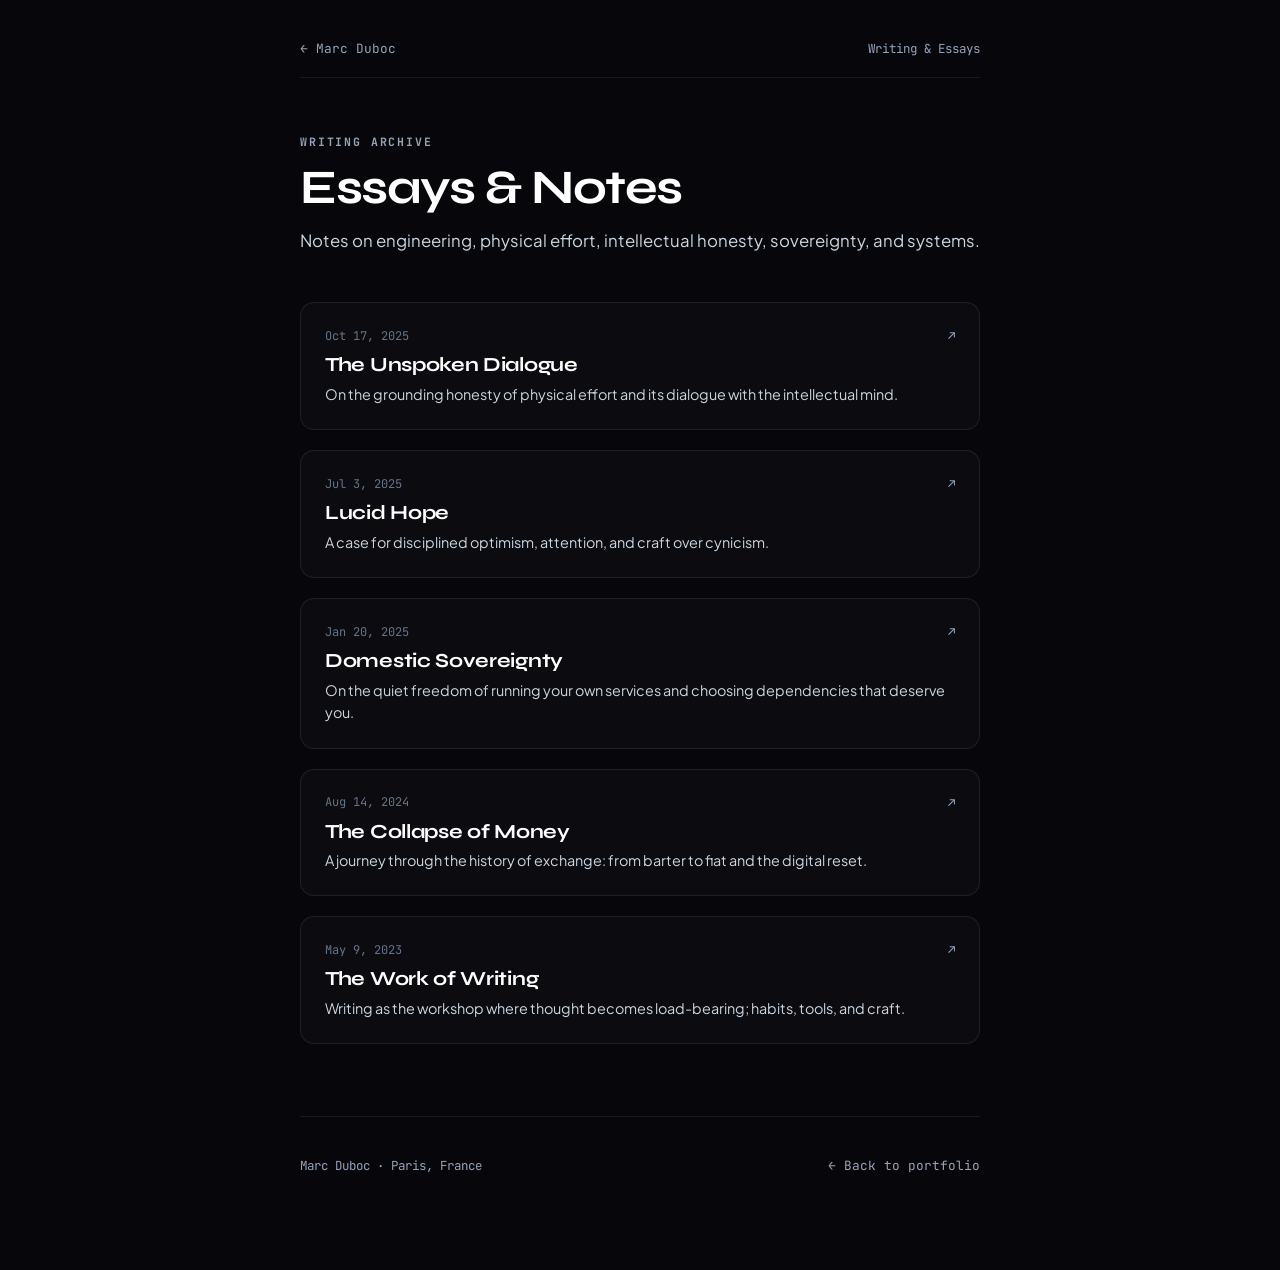
<file: essays/index.html>
<!doctype html>
<html lang="en">
  <head>
    <meta charset="UTF-8" />
    <meta name="viewport" content="width=device-width, initial-scale=1.0" />
    <title>Essays · Marc Duboc</title>
    <meta name="description" content="Essays and notes by Marc Duboc on craft, discipline, physical effort, money, and sovereignty." />
    <meta name="author" content="Marc Duboc" />

    <!-- Canonical URL -->
    <link rel="canonical" href="https://promaa.tech/essays/" />

    <!-- Open Graph / Facebook / LinkedIn -->
    <meta property="og:type" content="website" />
    <meta property="og:url" content="https://promaa.tech/essays/" />
    <meta property="og:title" content="Essays & Notes · Marc Duboc" />
    <meta property="og:description" content="Essays and notes by Marc Duboc on craft, discipline, physical effort, money, and sovereignty." />
    <meta property="og:image" content="https://promaa.tech/assets/images/og.png" />
    <meta property="og:image:width" content="1200" />
    <meta property="og:image:height" content="630" />
    <meta property="og:site_name" content="Marc Duboc" />

    <!-- Twitter / X -->
    <meta name="twitter:card" content="summary_large_image" />
    <meta name="twitter:url" content="https://promaa.tech/essays/" />
    <meta name="twitter:title" content="Essays & Notes · Marc Duboc" />
    <meta name="twitter:description" content="Essays and notes by Marc Duboc on craft, discipline, physical effort, money, and sovereignty." />
    <meta name="twitter:image" content="https://promaa.tech/assets/images/og.png" />
    <meta name="twitter:creator" content="@proma__" />
    <meta name="twitter:site" content="@proma__" />

    <!-- Google Fonts Preconnect & Preload -->
    <link rel="preconnect" href="https://fonts.googleapis.com" />
    <link rel="preconnect" href="https://fonts.gstatic.com" crossorigin />
    <link rel="preload" as="style" href="https://fonts.googleapis.com/css2?family=JetBrains+Mono:wght@400;500;700&family=Plus+Jakarta+Sans:ital,wght@0,300;0,400;0,500;0,600;0,700;1,400&family=Syne:wght@600;700;800&display=swap" />
    <link href="https://fonts.googleapis.com/css2?family=JetBrains+Mono:wght@400;500;700&family=Plus+Jakarta+Sans:ital,wght@0,300;0,400;0,500;0,600;0,700;1,400&family=Syne:wght@600;700;800&display=swap" rel="stylesheet" />

    <!-- Favicon -->
    <link rel="icon" type="image/svg+xml" href="../favicon.svg" />

    <style>
      :root {
        --bg-color: #07070b;
        --surface-color: rgba(14, 14, 20, 0.95);
        --surface-card: rgba(255, 255, 255, 0.025);
        --surface-card-hover: rgba(255, 255, 255, 0.06);
        --text-primary: #ffffff;
        --text-secondary: #cbd5e1;
        --text-muted: #94a3b8;
        --text-dim: #64748b;
        --border-subtle: rgba(255, 255, 255, 0.08);
        --border-medium: rgba(255, 255, 255, 0.16);
        --font-display: 'Syne', -apple-system, BlinkMacSystemFont, sans-serif;
        --font-body: 'Plus Jakarta Sans', -apple-system, BlinkMacSystemFont, sans-serif;
        --font-mono: 'JetBrains Mono', monospace;
        --ease-out: cubic-bezier(0.16, 1, 0.3, 1);
      }

      *, *::before, *::after {
        box-sizing: border-box;
        margin: 0;
        padding: 0;
      }

      html {
        background-color: var(--bg-color);
        color: var(--text-primary);
        font-family: var(--font-body);
        -webkit-font-smoothing: antialiased;
        -moz-osx-font-smoothing: grayscale;
        scroll-behavior: smooth;
      }

      body {
        min-height: 100vh;
        display: flex;
        flex-direction: column;
        align-items: center;
        padding: 2.5rem 1.5rem 6rem;
      }

      .reading-layout {
        width: 100%;
        max-width: 680px;
        margin: 0 auto;
      }

      .essay-top-nav {
        display: flex;
        justify-content: space-between;
        align-items: center;
        margin-bottom: 3.5rem;
        padding-bottom: 1.25rem;
        border-bottom: 1px solid var(--border-subtle);
      }

      .back-link {
        display: inline-flex;
        align-items: center;
        gap: 0.5rem;
        font-family: var(--font-mono);
        font-size: 0.8rem;
        color: var(--text-muted);
        text-decoration: none;
        transition: color 0.2s ease;
      }

      .back-link:hover {
        color: var(--text-primary);
      }

      .header-block {
        margin-bottom: 3rem;
      }

      .header-kicker {
        font-family: var(--font-mono);
        font-size: 0.72rem;
        font-weight: 700;
        letter-spacing: 0.16em;
        text-transform: uppercase;
        color: var(--text-muted);
        margin-bottom: 0.6rem;
      }

      .header-title {
        font-family: var(--font-display);
        font-size: clamp(2.2rem, 5vw, 3rem);
        font-weight: 700;
        letter-spacing: -0.03em;
        color: var(--text-primary);
        margin-bottom: 0.75rem;
      }

      .header-desc {
        font-size: 1.05rem;
        color: var(--text-secondary);
        line-height: 1.6;
      }

      .essays-list {
        display: flex;
        flex-direction: column;
        gap: 1.25rem;
      }

      .essay-row-card {
        display: flex;
        flex-direction: column;
        padding: 1.5rem;
        border-radius: 14px;
        background: var(--surface-card);
        border: 1px solid var(--border-subtle);
        text-decoration: none;
        transition: all 0.25s var(--ease-out);
      }

      .essay-row-card:hover {
        background: var(--surface-card-hover);
        border-color: var(--border-medium);
        transform: translateY(-2px);
      }

      .essay-row-top {
        display: flex;
        justify-content: space-between;
        align-items: center;
        margin-bottom: 0.5rem;
      }

      .essay-row-date {
        font-family: var(--font-mono);
        font-size: 0.75rem;
        color: var(--text-dim);
      }

      .essay-row-title {
        font-family: var(--font-display);
        font-size: 1.25rem;
        font-weight: 700;
        color: var(--text-primary);
        letter-spacing: -0.015em;
        margin-bottom: 0.35rem;
      }

      .essay-row-desc {
        font-size: 0.9rem;
        color: var(--text-secondary);
        line-height: 1.55;
      }

      .footer-block {
        margin-top: 4.5rem;
        padding-top: 2.5rem;
        border-top: 1px solid var(--border-subtle);
        display: flex;
        justify-content: space-between;
        align-items: center;
        flex-wrap: wrap;
        gap: 1rem;
      }

      .footer-text {
        font-family: var(--font-mono);
        font-size: 0.78rem;
        color: var(--text-muted);
      }

      @media (max-width: 640px) {
        body {
          padding: 1.5rem 1rem 4.5rem;
        }

        .essay-top-nav {
          margin-bottom: 2.25rem;
        }

        .header-block {
          margin-bottom: 2rem;
        }

        .essay-row-card {
          padding: 1.2rem;
        }

        .footer-block {
          margin-top: 3rem;
          padding-top: 1.75rem;
        }
      }
    </style>
  </head>
  <body>
    <main class="reading-layout">
      <nav class="essay-top-nav">
        <a href="../" class="back-link">
          <span>←</span>
          <span>Marc Duboc</span>
        </a>
        <span class="footer-text">Writing & Essays</span>
      </nav>

      <div class="header-block">
        <div class="header-kicker">Writing Archive</div>
        <h1 class="header-title">Essays & Notes</h1>
        <p class="header-desc">
          Notes on engineering, physical effort, intellectual honesty, sovereignty, and systems.
        </p>
      </div>

      <div class="essays-list">
        <!-- 01: The Unspoken Dialogue -->
        <a href="./unspoken-dialogue/" class="essay-row-card">
          <div class="essay-row-top">
            <time class="essay-row-date" datetime="2025-10-17">Oct 17, 2025</time>
            <span class="footer-text">↗</span>
          </div>
          <h2 class="essay-row-title">The Unspoken Dialogue</h2>
          <p class="essay-row-desc">
            On the grounding honesty of physical effort and its dialogue with the intellectual mind.
          </p>
        </a>

        <!-- 02: Lucid Hope -->
        <a href="./lucid-hope/" class="essay-row-card">
          <div class="essay-row-top">
            <time class="essay-row-date" datetime="2025-07-03">Jul 3, 2025</time>
            <span class="footer-text">↗</span>
          </div>
          <h2 class="essay-row-title">Lucid Hope</h2>
          <p class="essay-row-desc">
            A case for disciplined optimism, attention, and craft over cynicism.
          </p>
        </a>

        <!-- 03: Domestic Sovereignty -->
        <a href="./domestic-sovereignty/" class="essay-row-card">
          <div class="essay-row-top">
            <time class="essay-row-date" datetime="2025-01-20">Jan 20, 2025</time>
            <span class="footer-text">↗</span>
          </div>
          <h2 class="essay-row-title">Domestic Sovereignty</h2>
          <p class="essay-row-desc">
            On the quiet freedom of running your own services and choosing dependencies that deserve you.
          </p>
        </a>

        <!-- 04: The Collapse of Money -->
        <a href="./collapse-of-money/" class="essay-row-card">
          <div class="essay-row-top">
            <time class="essay-row-date" datetime="2024-08-14">Aug 14, 2024</time>
            <span class="footer-text">↗</span>
          </div>
          <h2 class="essay-row-title">The Collapse of Money</h2>
          <p class="essay-row-desc">
            A journey through the history of exchange: from barter to fiat and the digital reset.
          </p>
        </a>

        <!-- 05: The Work of Writing -->
        <a href="./the-work-of-writing/" class="essay-row-card">
          <div class="essay-row-top">
            <time class="essay-row-date" datetime="2023-05-09">May 9, 2023</time>
            <span class="footer-text">↗</span>
          </div>
          <h2 class="essay-row-title">The Work of Writing</h2>
          <p class="essay-row-desc">
            Writing as the workshop where thought becomes load-bearing; habits, tools, and craft.
          </p>
        </a>
      </div>

      <footer class="footer-block">
        <span class="footer-text">Marc Duboc · Paris, France</span>
        <a href="../" class="back-link">
          <span>← Back to portfolio</span>
        </a>
      </footer>
    </main>
  </body>
</html>
</file>
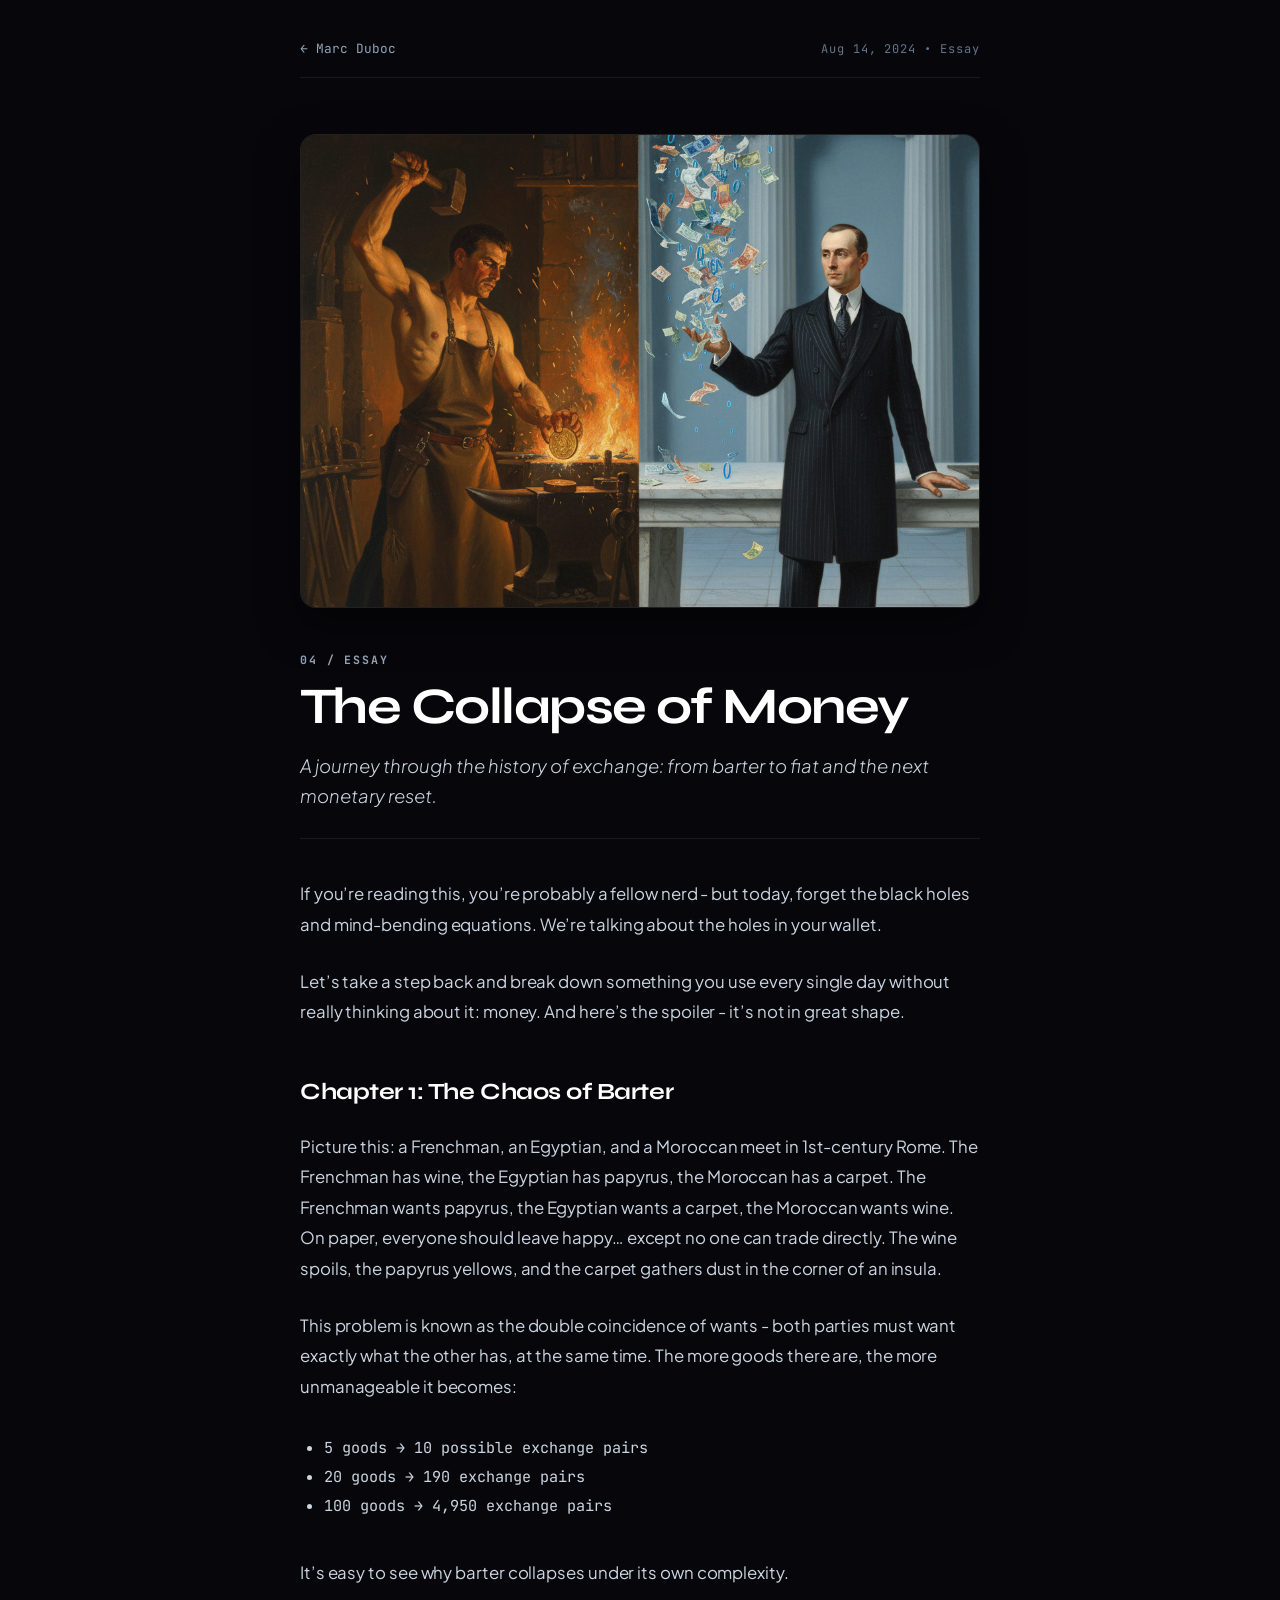
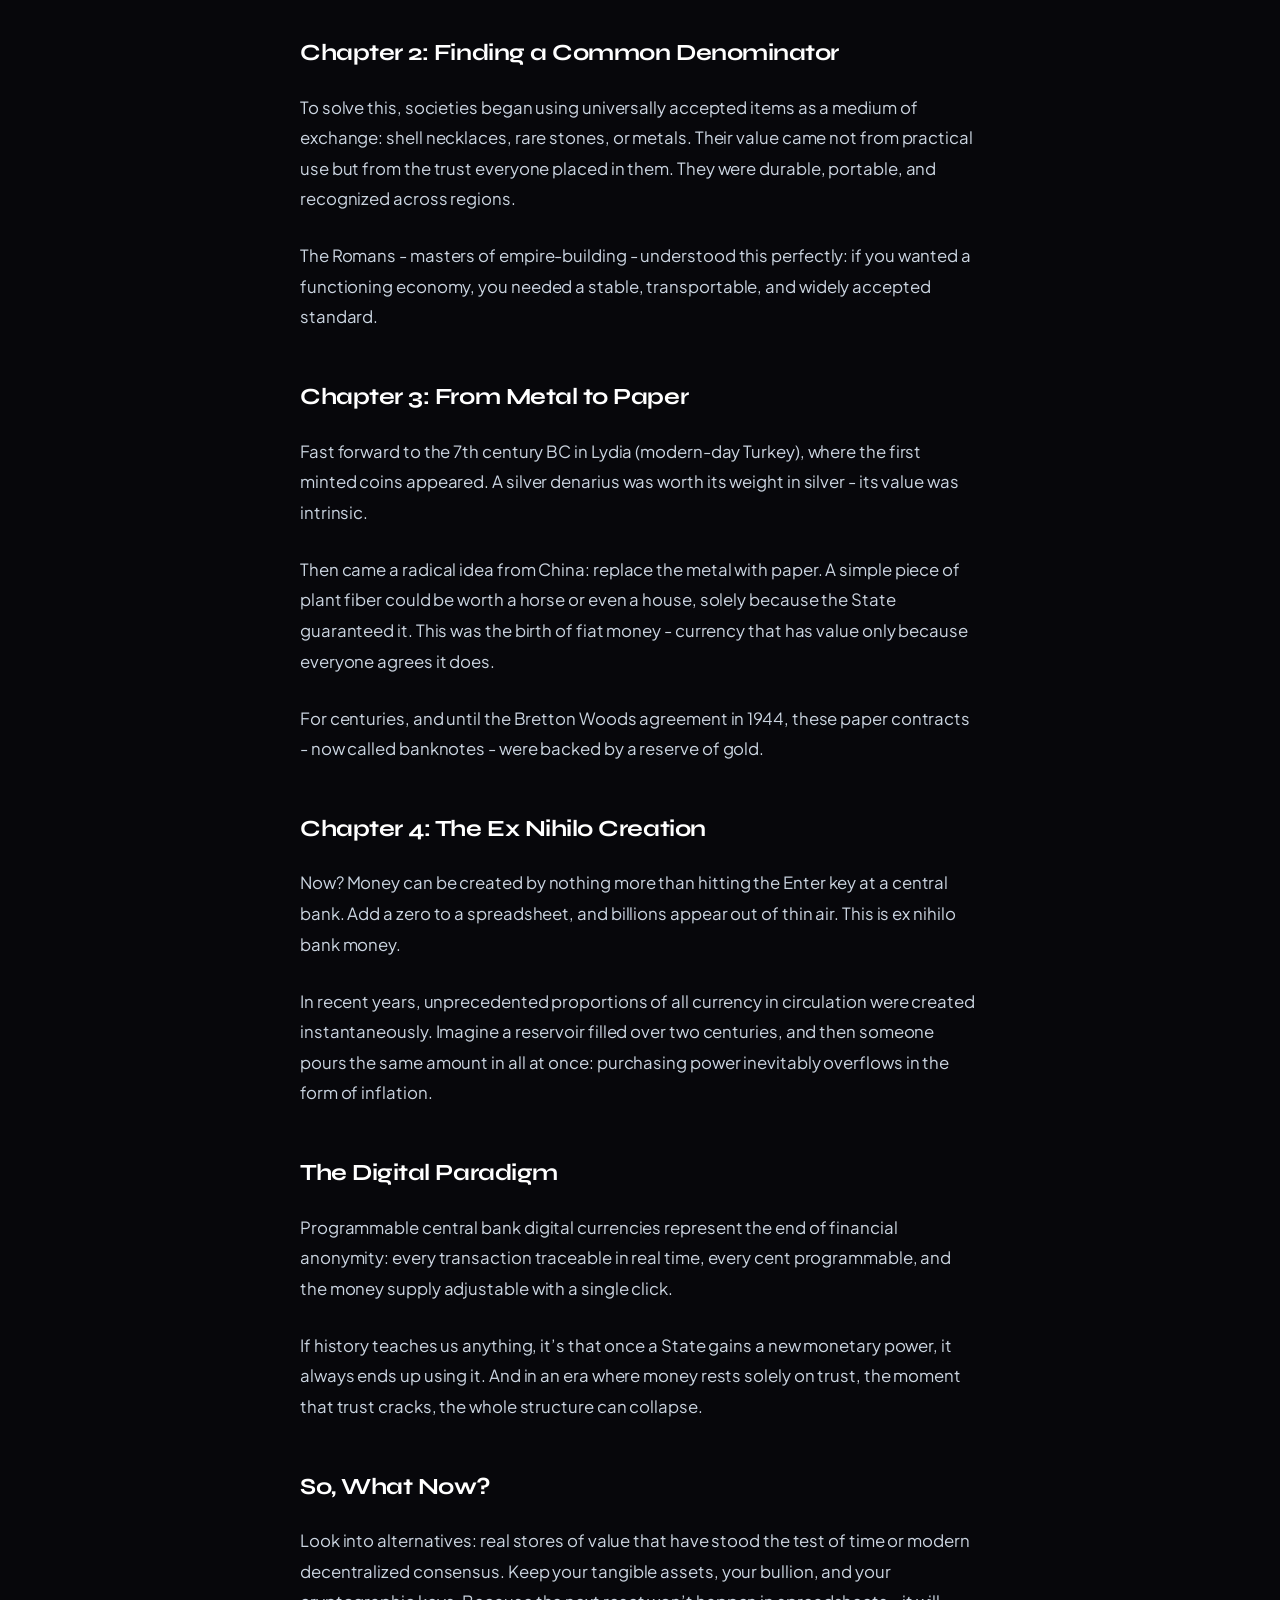
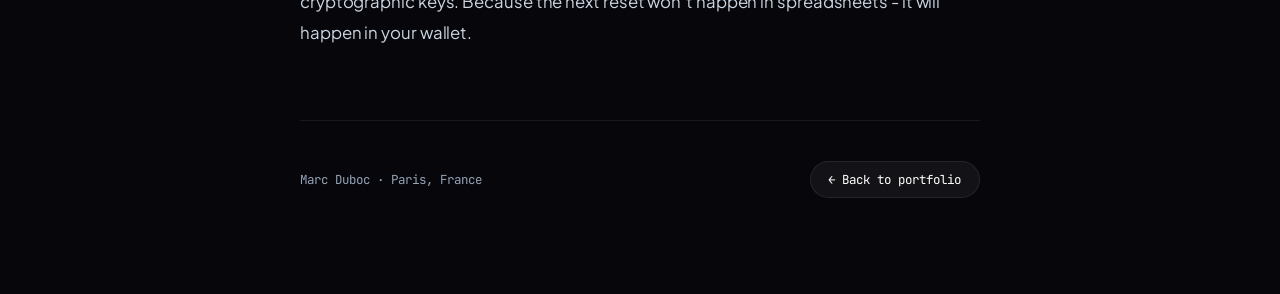
<file: essays/collapse-of-money/index.html>
<!doctype html>
<html lang="en">
  <head>
    <meta charset="UTF-8" />
    <meta name="viewport" content="width=device-width, initial-scale=1.0" />
    <title>The Collapse of Money · Marc Duboc</title>
    <meta name="description" content="A Journey Through the History of Exchange - From Barter to Fiat and the Digital Reset." />
    <meta name="author" content="Marc Duboc" />

    <!-- Canonical URL -->
    <link rel="canonical" href="https://promaa.tech/essays/collapse-of-money/" />

    <!-- Open Graph / Facebook / LinkedIn -->
    <meta property="og:type" content="article" />
    <meta property="og:url" content="https://promaa.tech/essays/collapse-of-money/" />
    <meta property="og:title" content="The Collapse of Money · Marc Duboc" />
    <meta property="og:description" content="A Journey Through the History of Exchange - From Barter to Fiat and the Digital Reset." />
    <meta property="og:image" content="https://promaa.tech/assets/images/og.png" />
    <meta property="og:image:width" content="1200" />
    <meta property="og:image:height" content="630" />
    <meta property="og:site_name" content="Marc Duboc" />
    <meta property="article:published_time" content="2024-08-14" />
    <meta property="article:author" content="https://promaa.tech/" />

    <!-- Twitter / X -->
    <meta name="twitter:card" content="summary_large_image" />
    <meta name="twitter:url" content="https://promaa.tech/essays/collapse-of-money/" />
    <meta name="twitter:title" content="The Collapse of Money · Marc Duboc" />
    <meta name="twitter:description" content="A Journey Through the History of Exchange - From Barter to Fiat and the Digital Reset." />
    <meta name="twitter:image" content="https://promaa.tech/assets/images/og.png" />
    <meta name="twitter:creator" content="@proma__" />
    <meta name="twitter:site" content="@proma__" />

    <!-- Google Fonts Preconnect & Preload -->
    <link rel="preconnect" href="https://fonts.googleapis.com" />
    <link rel="preconnect" href="https://fonts.gstatic.com" crossorigin />
    <link rel="preload" as="style" href="https://fonts.googleapis.com/css2?family=JetBrains+Mono:wght@400;500;700&family=Plus+Jakarta+Sans:ital,wght@0,300;0,400;0,500;0,600;0,700;1,400&family=Syne:wght@600;700;800&display=swap" />
    <link href="https://fonts.googleapis.com/css2?family=JetBrains+Mono:wght@400;500;700&family=Plus+Jakarta+Sans:ital,wght@0,300;0,400;0,500;0,600;0,700;1,400&family=Syne:wght@600;700;800&display=swap" rel="stylesheet" />

    <!-- Favicon -->
    <link rel="icon" type="image/svg+xml" href="../../favicon.svg" />

    <!-- JSON-LD Structured Data: BlogPosting -->
    <script type="application/ld+json">
    {
      "@context": "https://schema.org",
      "@type": "BlogPosting",
      "headline": "The Collapse of Money",
      "description": "A journey through the history of exchange: from barter to fiat and the next monetary reset.",
      "url": "https://promaa.tech/essays/collapse-of-money/",
      "image": "https://promaa.tech/assets/images/og.png",
      "datePublished": "2024-08-14",
      "dateModified": "2024-08-14",
      "author": {
        "@type": "Person",
        "name": "Marc Duboc",
        "jobTitle": "Electrical & Embedded Systems Engineer",
        "url": "https://promaa.tech/",
        "sameAs": [
          "https://github.com/promaaa",
          "https://linkedin.com/in/marc-duboc-072932316",
          "https://x.com/proma__",
          "https://www.youtube.com/@promaa_"
        ]
      },
      "publisher": {
        "@type": "Person",
        "name": "Marc Duboc",
        "url": "https://promaa.tech/"
      },
      "mainEntityOfPage": {
        "@type": "WebPage",
        "@id": "https://promaa.tech/essays/collapse-of-money/"
      }
    }
    </script>

    <style>
      :root {
        --bg-color: #07070b;
        --surface-color: rgba(14, 14, 20, 0.95);
        --text-primary: #ffffff;
        --text-secondary: #cbd5e1;
        --text-muted: #94a3b8;
        --text-dim: #64748b;
        --border-subtle: rgba(255, 255, 255, 0.08);
        --border-medium: rgba(255, 255, 255, 0.16);
        --font-display: 'Syne', -apple-system, BlinkMacSystemFont, sans-serif;
        --font-body: 'Plus Jakarta Sans', -apple-system, BlinkMacSystemFont, sans-serif;
        --font-mono: 'JetBrains Mono', monospace;
      }

      *, *::before, *::after {
        box-sizing: border-box;
        margin: 0;
        padding: 0;
      }

      html {
        background-color: var(--bg-color);
        color: var(--text-primary);
        font-family: var(--font-body);
        -webkit-font-smoothing: antialiased;
        -moz-osx-font-smoothing: grayscale;
        scroll-behavior: smooth;
      }

      body {
        min-height: 100vh;
        display: flex;
        flex-direction: column;
        align-items: center;
        padding: 2.5rem 1.5rem 6rem;
      }

      .reading-layout {
        width: 100%;
        max-width: 680px;
        margin: 0 auto;
      }

      .essay-top-nav {
        display: flex;
        justify-content: space-between;
        align-items: center;
        margin-bottom: 3.5rem;
        padding-bottom: 1.25rem;
        border-bottom: 1px solid var(--border-subtle);
      }

      .back-link {
        display: inline-flex;
        align-items: center;
        gap: 0.5rem;
        font-family: var(--font-mono);
        font-size: 0.8rem;
        color: var(--text-muted);
        text-decoration: none;
        transition: color 0.2s ease;
      }

      .back-link:hover {
        color: var(--text-primary);
      }

      .essay-meta-tag {
        font-family: var(--font-mono);
        font-size: 0.75rem;
        color: var(--text-dim);
        letter-spacing: 0.08em;
      }

      .essay-hero-figure {
        width: 100%;
        margin-bottom: 2.75rem;
        border-radius: 16px;
        overflow: hidden;
        border: 1px solid var(--border-subtle);
        background: var(--surface-color);
        box-shadow: 0 16px 40px rgba(0, 0, 0, 0.5);
      }

      .essay-hero-img {
        width: 100%;
        height: auto;
        display: block;
        object-fit: cover;
      }

      .essay-header {
        margin-bottom: 2.5rem;
      }

      .essay-kicker {
        font-family: var(--font-mono);
        font-size: 0.72rem;
        font-weight: 700;
        letter-spacing: 0.16em;
        text-transform: uppercase;
        color: var(--text-muted);
        margin-bottom: 0.75rem;
      }

      .essay-title {
        font-family: var(--font-display);
        font-size: clamp(2.2rem, 5vw, 3.2rem);
        font-weight: 700;
        letter-spacing: -0.03em;
        line-height: 1.1;
        color: var(--text-primary);
        margin-bottom: 1rem;
      }

      .essay-subtitle {
        font-size: 1.15rem;
        line-height: 1.6;
        color: var(--text-secondary);
        font-style: italic;
        font-weight: 300;
        padding-bottom: 1.75rem;
        border-bottom: 1px solid var(--border-subtle);
      }

      .essay-prose {
        display: flex;
        flex-direction: column;
        gap: 1.65rem;
      }

      .essay-prose h2, .essay-prose h3 {
        font-family: var(--font-display);
        font-size: 1.45rem;
        font-weight: 700;
        color: var(--text-primary);
        margin-top: 1.5rem;
        letter-spacing: -0.02em;
      }

      .essay-prose p {
        font-size: 1.05rem;
        line-height: 1.82;
        color: var(--text-secondary);
        letter-spacing: -0.005em;
      }

      .essay-prose ul {
        margin: 0.5rem 0 1rem 1.5rem;
        color: var(--text-secondary);
        display: flex;
        flex-direction: column;
        gap: 0.5rem;
        font-family: var(--font-mono);
        font-size: 0.95rem;
      }

      .essay-footer {
        margin-top: 4.5rem;
        padding-top: 2.5rem;
        border-top: 1px solid var(--border-subtle);
        display: flex;
        justify-content: space-between;
        align-items: center;
        flex-wrap: wrap;
        gap: 1rem;
      }

      .footer-author {
        font-family: var(--font-mono);
        font-size: 0.78rem;
        color: var(--text-muted);
      }

      .footer-back-btn {
        display: inline-flex;
        align-items: center;
        gap: 0.4rem;
        padding: 0.55rem 1.1rem;
        border-radius: 9999px;
        background: rgba(255, 255, 255, 0.05);
        border: 1px solid var(--border-subtle);
        color: var(--text-primary);
        font-family: var(--font-mono);
        font-size: 0.78rem;
        text-decoration: none;
        transition: all 0.2s ease;
      }

      .reading-progress {
        position: fixed;
        top: 0;
        left: 0;
        height: 3px;
        background: linear-gradient(90deg, #5227FF, #FF9FFC, #ffffff);
        width: 0%;
        z-index: 1000;
        transition: width 0.08s linear;
      }

      @media (max-width: 640px) {
        body {
          padding: 1.5rem 1.1rem 4.5rem;
        }

        .essay-top-nav {
          margin-bottom: 2rem;
        }

        .essay-hero-figure {
          margin-bottom: 2rem;
          border-radius: 12px;
        }

        .essay-header {
          margin-bottom: 2rem;
        }

        .essay-title {
          font-size: clamp(1.85rem, 8vw, 2.4rem);
        }

        .essay-subtitle {
          font-size: 1.02rem;
          padding-bottom: 1.25rem;
        }

        .essay-prose p {
          font-size: 0.98rem;
          line-height: 1.76;
        }

        .essay-footer {
          margin-top: 3.5rem;
          padding-top: 2rem;
        }
      }
    </style>
  </head>
  <body>
    <div id="reading-progress" class="reading-progress" aria-hidden="true"></div>
    <main class="reading-layout">
      <!-- Top Navigation -->
      <nav class="essay-top-nav">
        <a href="../../" class="back-link">
          <span>←</span>
          <span>Marc Duboc</span>
        </a>
        <span class="essay-meta-tag"><time datetime="2024-08-14">Aug 14, 2024</time> • Essay</span>
      </nav>

      <!-- Hero Image -->
      <figure class="essay-hero-figure">
        <img
          src="./picture.png"
          alt="The Collapse of Money · Marc Duboc"
          class="essay-hero-img"
          loading="lazy"
          decoding="async"
          width="680"
          height="382"
        />
      </figure>

      <!-- Essay Header -->
      <header class="essay-header">
        <div class="essay-kicker">04 / Essay</div>
        <h1 class="essay-title">The Collapse of Money</h1>
        <p class="essay-subtitle">
          A journey through the history of exchange: from barter to fiat and the next monetary reset.
        </p>
      </header>

      <!-- Article Prose -->
      <article class="essay-prose">
        <p>
          If you’re reading this, you’re probably a fellow nerd - but today, forget the black holes and mind-bending equations. We’re talking about the holes in your wallet.
        </p>

        <p>
          Let’s take a step back and break down something you use every single day without really thinking about it: money. And here’s the spoiler - it’s not in great shape.
        </p>

        <h3>Chapter 1: The Chaos of Barter</h3>
        <p>
          Picture this: a Frenchman, an Egyptian, and a Moroccan meet in 1st-century Rome. The Frenchman has wine, the Egyptian has papyrus, the Moroccan has a carpet. The Frenchman wants papyrus, the Egyptian wants a carpet, the Moroccan wants wine. On paper, everyone should leave happy… except no one can trade directly. The wine spoils, the papyrus yellows, and the carpet gathers dust in the corner of an insula.
        </p>
        <p>
          This problem is known as the double coincidence of wants - both parties must want exactly what the other has, at the same time. The more goods there are, the more unmanageable it becomes:
        </p>
        <ul>
          <li>5 goods → 10 possible exchange pairs</li>
          <li>20 goods → 190 exchange pairs</li>
          <li>100 goods → 4,950 exchange pairs</li>
        </ul>
        <p>
          It’s easy to see why barter collapses under its own complexity.
        </p>

        <h3>Chapter 2: Finding a Common Denominator</h3>
        <p>
          To solve this, societies began using universally accepted items as a medium of exchange: shell necklaces, rare stones, or metals. Their value came not from practical use but from the trust everyone placed in them. They were durable, portable, and recognized across regions.
        </p>
        <p>
          The Romans - masters of empire-building - understood this perfectly: if you wanted a functioning economy, you needed a stable, transportable, and widely accepted standard.
        </p>

        <h3>Chapter 3: From Metal to Paper</h3>
        <p>
          Fast forward to the 7th century BC in Lydia (modern-day Turkey), where the first minted coins appeared. A silver denarius was worth its weight in silver - its value was intrinsic.
        </p>
        <p>
          Then came a radical idea from China: replace the metal with paper. A simple piece of plant fiber could be worth a horse or even a house, solely because the State guaranteed it. This was the birth of fiat money - currency that has value only because everyone agrees it does.
        </p>
        <p>
          For centuries, and until the Bretton Woods agreement in 1944, these paper contracts - now called banknotes - were backed by a reserve of gold.
        </p>

        <h3>Chapter 4: The Ex Nihilo Creation</h3>
        <p>
          Now? Money can be created by nothing more than hitting the Enter key at a central bank. Add a zero to a spreadsheet, and billions appear out of thin air. This is ex nihilo bank money.
        </p>
        <p>
          In recent years, unprecedented proportions of all currency in circulation were created instantaneously. Imagine a reservoir filled over two centuries, and then someone pours the same amount in all at once: purchasing power inevitably overflows in the form of inflation.
        </p>

        <h3>The Digital Paradigm</h3>
        <p>
          Programmable central bank digital currencies represent the end of financial anonymity: every transaction traceable in real time, every cent programmable, and the money supply adjustable with a single click.
        </p>
        <p>
          If history teaches us anything, it’s that once a State gains a new monetary power, it always ends up using it. And in an era where money rests solely on trust, the moment that trust cracks, the whole structure can collapse.
        </p>

        <h3>So, What Now?</h3>
        <p>
          Look into alternatives: real stores of value that have stood the test of time or modern decentralized consensus. Keep your tangible assets, your bullion, and your cryptographic keys. Because the next reset won’t happen in spreadsheets - it will happen in your wallet.
        </p>
      </article>

      <!-- Footer -->
      <footer class="essay-footer">
        <span class="footer-author">Marc Duboc · Paris, France</span>
        <a href="../../" class="footer-back-btn">
          <span>← Back to portfolio</span>
        </a>
      </footer>
    </main>

    <script>
      window.addEventListener('scroll', () => {
        const winScroll = document.documentElement.scrollTop || document.body.scrollTop;
        const height = document.documentElement.scrollHeight - document.documentElement.clientHeight;
        const scrolled = height > 0 ? (winScroll / height) * 100 : 0;
        const bar = document.getElementById('reading-progress');
        if (bar) bar.style.width = scrolled + '%';
      }, { passive: true });
    </script>
  </body>
</html>
</file>
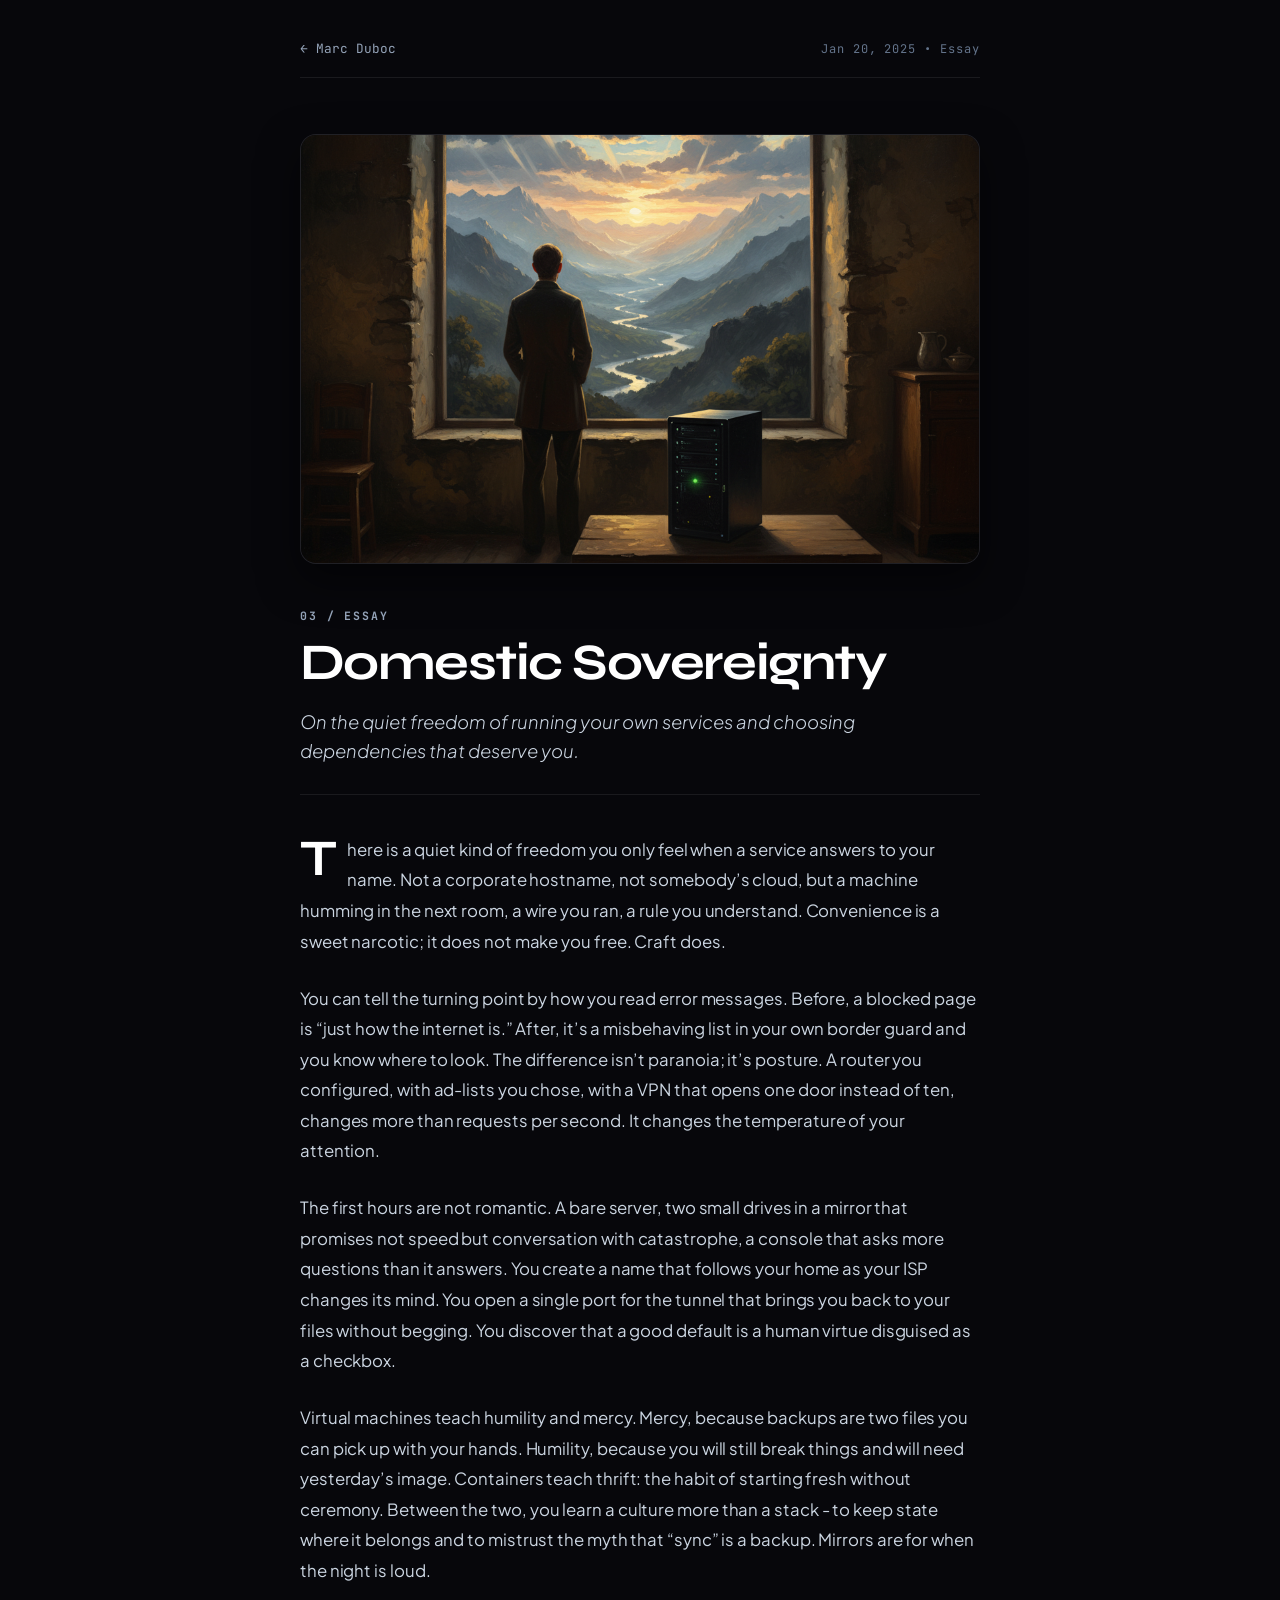
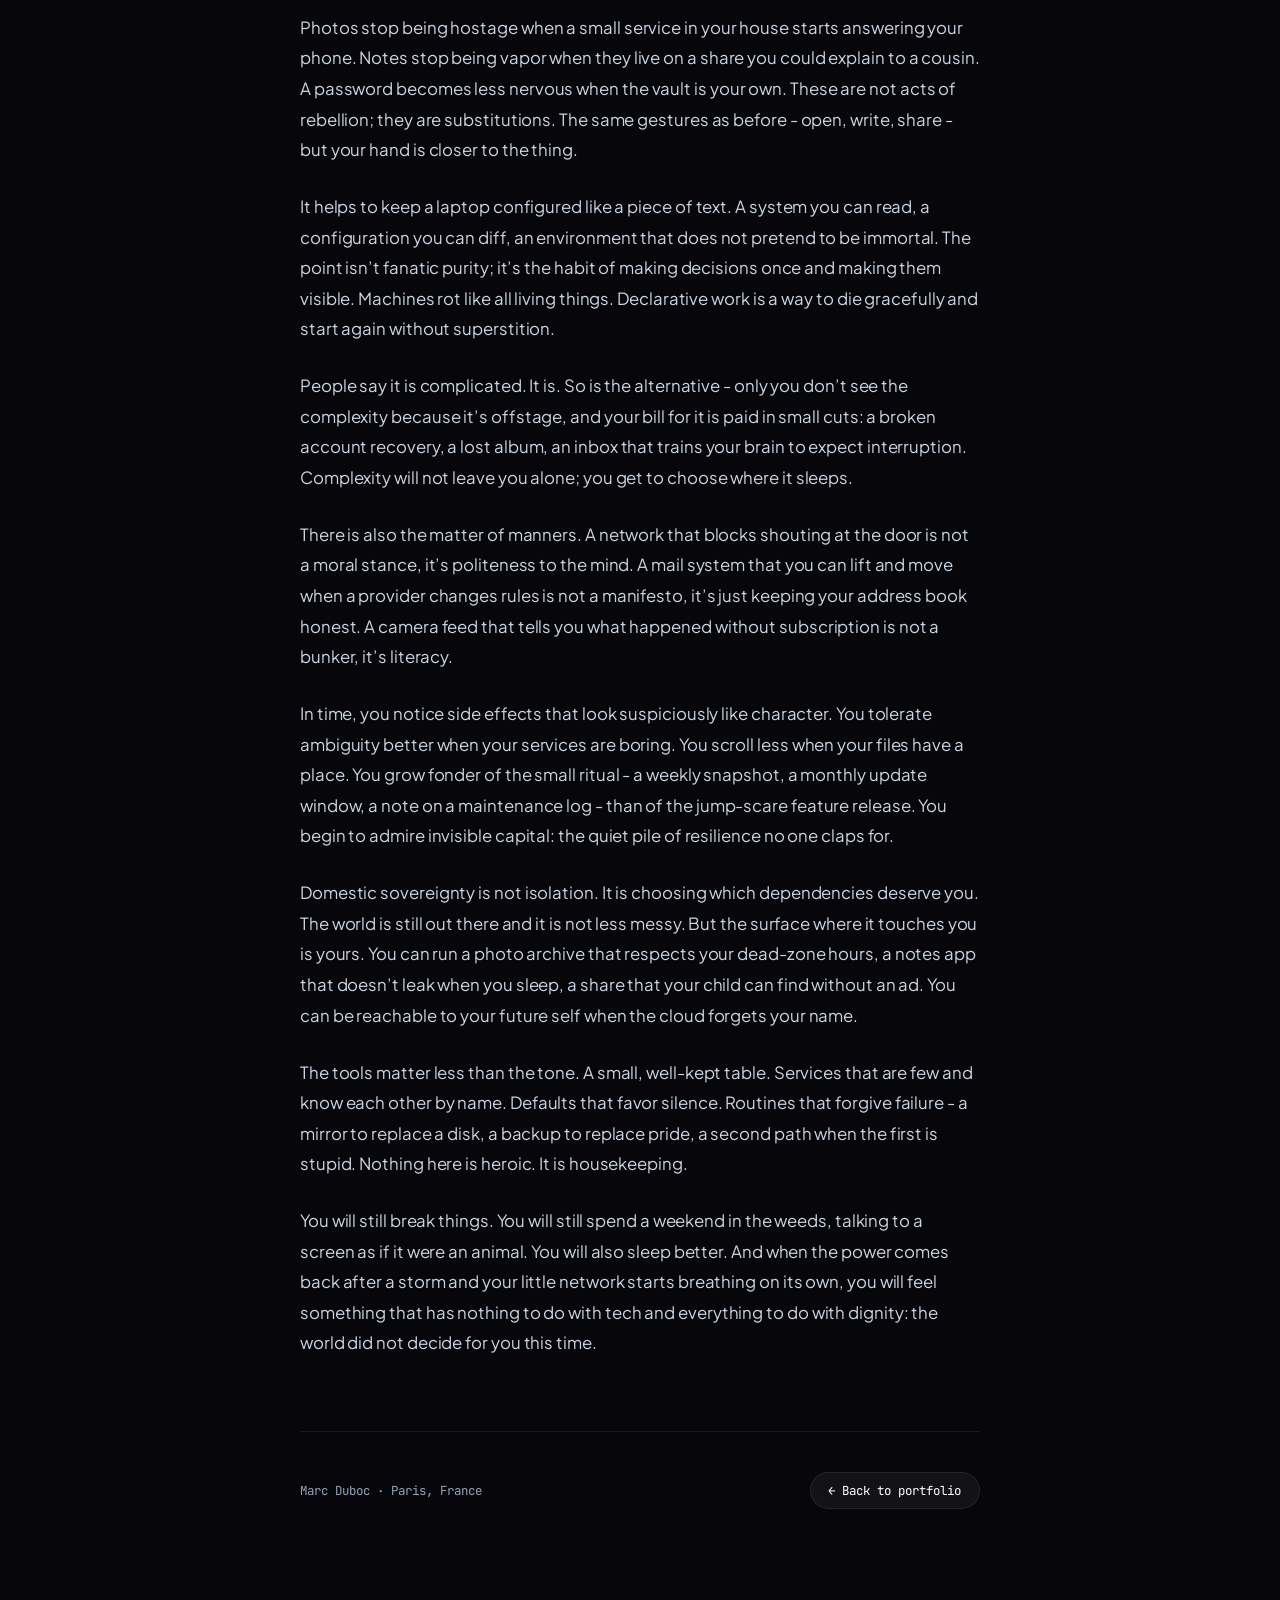
<file: essays/domestic-sovereignty/index.html>
<!doctype html>
<html lang="en">
  <head>
    <meta charset="UTF-8" />
    <meta name="viewport" content="width=device-width, initial-scale=1.0" />
    <title>Domestic Sovereignty · Marc Duboc</title>
    <meta name="description" content="On the quiet freedom of running your own services and choosing dependencies that deserve you." />
    <meta name="author" content="Marc Duboc" />

    <!-- Canonical URL -->
    <link rel="canonical" href="https://promaa.tech/essays/domestic-sovereignty/" />

    <!-- Open Graph / Facebook / LinkedIn -->
    <meta property="og:type" content="article" />
    <meta property="og:url" content="https://promaa.tech/essays/domestic-sovereignty/" />
    <meta property="og:title" content="Domestic Sovereignty · Marc Duboc" />
    <meta property="og:description" content="On the quiet freedom of running your own services and choosing dependencies that deserve you." />
    <meta property="og:image" content="https://promaa.tech/assets/images/og.png" />
    <meta property="og:image:width" content="1200" />
    <meta property="og:image:height" content="630" />
    <meta property="og:site_name" content="Marc Duboc" />
    <meta property="article:published_time" content="2025-01-20" />
    <meta property="article:author" content="https://promaa.tech/" />

    <!-- Twitter / X -->
    <meta name="twitter:card" content="summary_large_image" />
    <meta name="twitter:url" content="https://promaa.tech/essays/domestic-sovereignty/" />
    <meta name="twitter:title" content="Domestic Sovereignty · Marc Duboc" />
    <meta name="twitter:description" content="On the quiet freedom of running your own services and choosing dependencies that deserve you." />
    <meta name="twitter:image" content="https://promaa.tech/assets/images/og.png" />
    <meta name="twitter:creator" content="@proma__" />
    <meta name="twitter:site" content="@proma__" />

    <!-- Google Fonts Preconnect & Preload -->
    <link rel="preconnect" href="https://fonts.googleapis.com" />
    <link rel="preconnect" href="https://fonts.gstatic.com" crossorigin />
    <link rel="preload" as="style" href="https://fonts.googleapis.com/css2?family=JetBrains+Mono:wght@400;500;700&family=Plus+Jakarta+Sans:ital,wght@0,300;0,400;0,500;0,600;0,700;1,400&family=Syne:wght@600;700;800&display=swap" />
    <link href="https://fonts.googleapis.com/css2?family=JetBrains+Mono:wght@400;500;700&family=Plus+Jakarta+Sans:ital,wght@0,300;0,400;0,500;0,600;0,700;1,400&family=Syne:wght@600;700;800&display=swap" rel="stylesheet" />

    <!-- Favicon -->
    <link rel="icon" type="image/svg+xml" href="../../favicon.svg" />

    <!-- JSON-LD Structured Data: BlogPosting -->
    <script type="application/ld+json">
    {
      "@context": "https://schema.org",
      "@type": "BlogPosting",
      "headline": "Domestic Sovereignty",
      "description": "On the quiet freedom of running your own services and choosing dependencies that deserve you.",
      "url": "https://promaa.tech/essays/domestic-sovereignty/",
      "image": "https://promaa.tech/assets/images/og.png",
      "datePublished": "2025-01-20",
      "dateModified": "2025-01-20",
      "author": {
        "@type": "Person",
        "name": "Marc Duboc",
        "jobTitle": "Electrical & Embedded Systems Engineer",
        "url": "https://promaa.tech/",
        "sameAs": [
          "https://github.com/promaaa",
          "https://linkedin.com/in/marc-duboc-072932316",
          "https://x.com/proma__",
          "https://www.youtube.com/@promaa_"
        ]
      },
      "publisher": {
        "@type": "Person",
        "name": "Marc Duboc",
        "url": "https://promaa.tech/"
      },
      "mainEntityOfPage": {
        "@type": "WebPage",
        "@id": "https://promaa.tech/essays/domestic-sovereignty/"
      }
    }
    </script>

    <style>
      :root {
        --bg-color: #07070b;
        --surface-color: rgba(14, 14, 20, 0.95);
        --text-primary: #ffffff;
        --text-secondary: #cbd5e1;
        --text-muted: #94a3b8;
        --text-dim: #64748b;
        --border-subtle: rgba(255, 255, 255, 0.08);
        --border-medium: rgba(255, 255, 255, 0.16);
        --font-display: 'Syne', -apple-system, BlinkMacSystemFont, sans-serif;
        --font-body: 'Plus Jakarta Sans', -apple-system, BlinkMacSystemFont, sans-serif;
        --font-mono: 'JetBrains Mono', monospace;
      }

      *, *::before, *::after {
        box-sizing: border-box;
        margin: 0;
        padding: 0;
      }

      html {
        background-color: var(--bg-color);
        color: var(--text-primary);
        font-family: var(--font-body);
        -webkit-font-smoothing: antialiased;
        -moz-osx-font-smoothing: grayscale;
        scroll-behavior: smooth;
      }

      body {
        min-height: 100vh;
        display: flex;
        flex-direction: column;
        align-items: center;
        padding: 2.5rem 1.5rem 6rem;
      }

      .reading-layout {
        width: 100%;
        max-width: 680px;
        margin: 0 auto;
      }

      .essay-top-nav {
        display: flex;
        justify-content: space-between;
        align-items: center;
        margin-bottom: 3.5rem;
        padding-bottom: 1.25rem;
        border-bottom: 1px solid var(--border-subtle);
      }

      .back-link {
        display: inline-flex;
        align-items: center;
        gap: 0.5rem;
        font-family: var(--font-mono);
        font-size: 0.8rem;
        color: var(--text-muted);
        text-decoration: none;
        transition: color 0.2s ease;
      }

      .back-link:hover {
        color: var(--text-primary);
      }

      .essay-meta-tag {
        font-family: var(--font-mono);
        font-size: 0.75rem;
        color: var(--text-dim);
        letter-spacing: 0.08em;
      }

      .essay-hero-figure {
        width: 100%;
        margin-bottom: 2.75rem;
        border-radius: 16px;
        overflow: hidden;
        border: 1px solid var(--border-subtle);
        background: var(--surface-color);
        box-shadow: 0 16px 40px rgba(0, 0, 0, 0.5);
      }

      .essay-hero-img {
        width: 100%;
        height: auto;
        display: block;
        object-fit: cover;
      }

      .essay-header {
        margin-bottom: 2.5rem;
      }

      .essay-kicker {
        font-family: var(--font-mono);
        font-size: 0.72rem;
        font-weight: 700;
        letter-spacing: 0.16em;
        text-transform: uppercase;
        color: var(--text-muted);
        margin-bottom: 0.75rem;
      }

      .essay-title {
        font-family: var(--font-display);
        font-size: clamp(2.2rem, 5vw, 3.2rem);
        font-weight: 700;
        letter-spacing: -0.03em;
        line-height: 1.1;
        color: var(--text-primary);
        margin-bottom: 1rem;
      }

      .essay-subtitle {
        font-size: 1.15rem;
        line-height: 1.6;
        color: var(--text-secondary);
        font-style: italic;
        font-weight: 300;
        padding-bottom: 1.75rem;
        border-bottom: 1px solid var(--border-subtle);
      }

      .essay-prose {
        display: flex;
        flex-direction: column;
        gap: 1.65rem;
      }

      .essay-prose p {
        font-size: 1.05rem;
        line-height: 1.82;
        color: var(--text-secondary);
        letter-spacing: -0.005em;
      }

      .essay-prose p:first-of-type::first-letter {
        font-family: var(--font-display);
        font-size: 3.2rem;
        float: left;
        line-height: 0.85;
        margin: 0.15rem 0.65rem 0 0;
        color: var(--text-primary);
        font-weight: 700;
      }

      .essay-footer {
        margin-top: 4.5rem;
        padding-top: 2.5rem;
        border-top: 1px solid var(--border-subtle);
        display: flex;
        justify-content: space-between;
        align-items: center;
        flex-wrap: wrap;
        gap: 1rem;
      }

      .footer-author {
        font-family: var(--font-mono);
        font-size: 0.78rem;
        color: var(--text-muted);
      }

      .footer-back-btn {
        display: inline-flex;
        align-items: center;
        gap: 0.4rem;
        padding: 0.55rem 1.1rem;
        border-radius: 9999px;
        background: rgba(255, 255, 255, 0.05);
        border: 1px solid var(--border-subtle);
        color: var(--text-primary);
        font-family: var(--font-mono);
        font-size: 0.78rem;
        text-decoration: none;
        transition: all 0.2s ease;
      }

      .reading-progress {
        position: fixed;
        top: 0;
        left: 0;
        height: 3px;
        background: linear-gradient(90deg, #5227FF, #FF9FFC, #ffffff);
        width: 0%;
        z-index: 1000;
        transition: width 0.08s linear;
      }

      @media (max-width: 640px) {
        body {
          padding: 1.5rem 1.1rem 4.5rem;
        }

        .essay-top-nav {
          margin-bottom: 2rem;
        }

        .essay-hero-figure {
          margin-bottom: 2rem;
          border-radius: 12px;
        }

        .essay-header {
          margin-bottom: 2rem;
        }

        .essay-title {
          font-size: clamp(1.85rem, 8vw, 2.4rem);
        }

        .essay-subtitle {
          font-size: 1.02rem;
          padding-bottom: 1.25rem;
        }

        .essay-prose p {
          font-size: 0.98rem;
          line-height: 1.76;
        }

        .essay-prose p:first-of-type::first-letter {
          font-size: 2.75rem;
          margin: 0.1rem 0.5rem 0 0;
        }

        .essay-footer {
          margin-top: 3.5rem;
          padding-top: 2rem;
        }
      }
    </style>
  </head>
  <body>
    <div id="reading-progress" class="reading-progress" aria-hidden="true"></div>
    <main class="reading-layout">
      <!-- Top Navigation -->
      <nav class="essay-top-nav">
        <a href="../../" class="back-link">
          <span>←</span>
          <span>Marc Duboc</span>
        </a>
        <span class="essay-meta-tag"><time datetime="2025-01-20">Jan 20, 2025</time> • Essay</span>
      </nav>

      <!-- Hero Image -->
      <figure class="essay-hero-figure">
        <img
          src="./picture.png"
          alt="Domestic Sovereignty · Marc Duboc"
          class="essay-hero-img"
          loading="lazy"
          decoding="async"
          width="680"
          height="382"
        />
      </figure>

      <!-- Essay Header -->
      <header class="essay-header">
        <div class="essay-kicker">03 / Essay</div>
        <h1 class="essay-title">Domestic Sovereignty</h1>
        <p class="essay-subtitle">
          On the quiet freedom of running your own services and choosing dependencies that deserve you.
        </p>
      </header>

      <!-- Article Prose -->
      <article class="essay-prose">
        <p>
          There is a quiet kind of freedom you only feel when a service answers to your name. Not a corporate hostname, not somebody’s cloud, but a machine humming in the next room, a wire you ran, a rule you understand. Convenience is a sweet narcotic; it does not make you free. Craft does.
        </p>

        <p>
          You can tell the turning point by how you read error messages. Before, a blocked page is “just how the internet is.” After, it’s a misbehaving list in your own border guard and you know where to look. The difference isn’t paranoia; it’s posture. A router you configured, with ad-lists you chose, with a VPN that opens one door instead of ten, changes more than requests per second. It changes the temperature of your attention.
        </p>

        <p>
          The first hours are not romantic. A bare server, two small drives in a mirror that promises not speed but conversation with catastrophe, a console that asks more questions than it answers. You create a name that follows your home as your ISP changes its mind. You open a single port for the tunnel that brings you back to your files without begging. You discover that a good default is a human virtue disguised as a checkbox.
        </p>

        <p>
          Virtual machines teach humility and mercy. Mercy, because backups are two files you can pick up with your hands. Humility, because you will still break things and will need yesterday’s image. Containers teach thrift: the habit of starting fresh without ceremony. Between the two, you learn a culture more than a stack - to keep state where it belongs and to mistrust the myth that “sync” is a backup. Mirrors are for when the night is loud.
        </p>

        <p>
          Photos stop being hostage when a small service in your house starts answering your phone. Notes stop being vapor when they live on a share you could explain to a cousin. A password becomes less nervous when the vault is your own. These are not acts of rebellion; they are substitutions. The same gestures as before - open, write, share - but your hand is closer to the thing.
        </p>

        <p>
          It helps to keep a laptop configured like a piece of text. A system you can read, a configuration you can diff, an environment that does not pretend to be immortal. The point isn’t fanatic purity; it’s the habit of making decisions once and making them visible. Machines rot like all living things. Declarative work is a way to die gracefully and start again without superstition.
        </p>

        <p>
          People say it is complicated. It is. So is the alternative - only you don’t see the complexity because it’s offstage, and your bill for it is paid in small cuts: a broken account recovery, a lost album, an inbox that trains your brain to expect interruption. Complexity will not leave you alone; you get to choose where it sleeps.
        </p>

        <p>
          There is also the matter of manners. A network that blocks shouting at the door is not a moral stance, it’s politeness to the mind. A mail system that you can lift and move when a provider changes rules is not a manifesto, it’s just keeping your address book honest. A camera feed that tells you what happened without subscription is not a bunker, it’s literacy.
        </p>

        <p>
          In time, you notice side effects that look suspiciously like character. You tolerate ambiguity better when your services are boring. You scroll less when your files have a place. You grow fonder of the small ritual - a weekly snapshot, a monthly update window, a note on a maintenance log - than of the jump-scare feature release. You begin to admire invisible capital: the quiet pile of resilience no one claps for.
        </p>

        <p>
          Domestic sovereignty is not isolation. It is choosing which dependencies deserve you. The world is still out there and it is not less messy. But the surface where it touches you is yours. You can run a photo archive that respects your dead-zone hours, a notes app that doesn’t leak when you sleep, a share that your child can find without an ad. You can be reachable to your future self when the cloud forgets your name.
        </p>

        <p>
          The tools matter less than the tone. A small, well-kept table. Services that are few and know each other by name. Defaults that favor silence. Routines that forgive failure - a mirror to replace a disk, a backup to replace pride, a second path when the first is stupid. Nothing here is heroic. It is housekeeping.
        </p>

        <p>
          You will still break things. You will still spend a weekend in the weeds, talking to a screen as if it were an animal. You will also sleep better. And when the power comes back after a storm and your little network starts breathing on its own, you will feel something that has nothing to do with tech and everything to do with dignity: the world did not decide for you this time.
        </p>
      </article>

      <!-- Footer -->
      <footer class="essay-footer">
        <span class="footer-author">Marc Duboc · Paris, France</span>
        <a href="../../" class="footer-back-btn">
          <span>← Back to portfolio</span>
        </a>
      </footer>
    </main>

    <script>
      window.addEventListener('scroll', () => {
        const winScroll = document.documentElement.scrollTop || document.body.scrollTop;
        const height = document.documentElement.scrollHeight - document.documentElement.clientHeight;
        const scrolled = height > 0 ? (winScroll / height) * 100 : 0;
        const bar = document.getElementById('reading-progress');
        if (bar) bar.style.width = scrolled + '%';
      }, { passive: true });
    </script>
  </body>
</html>
</file>
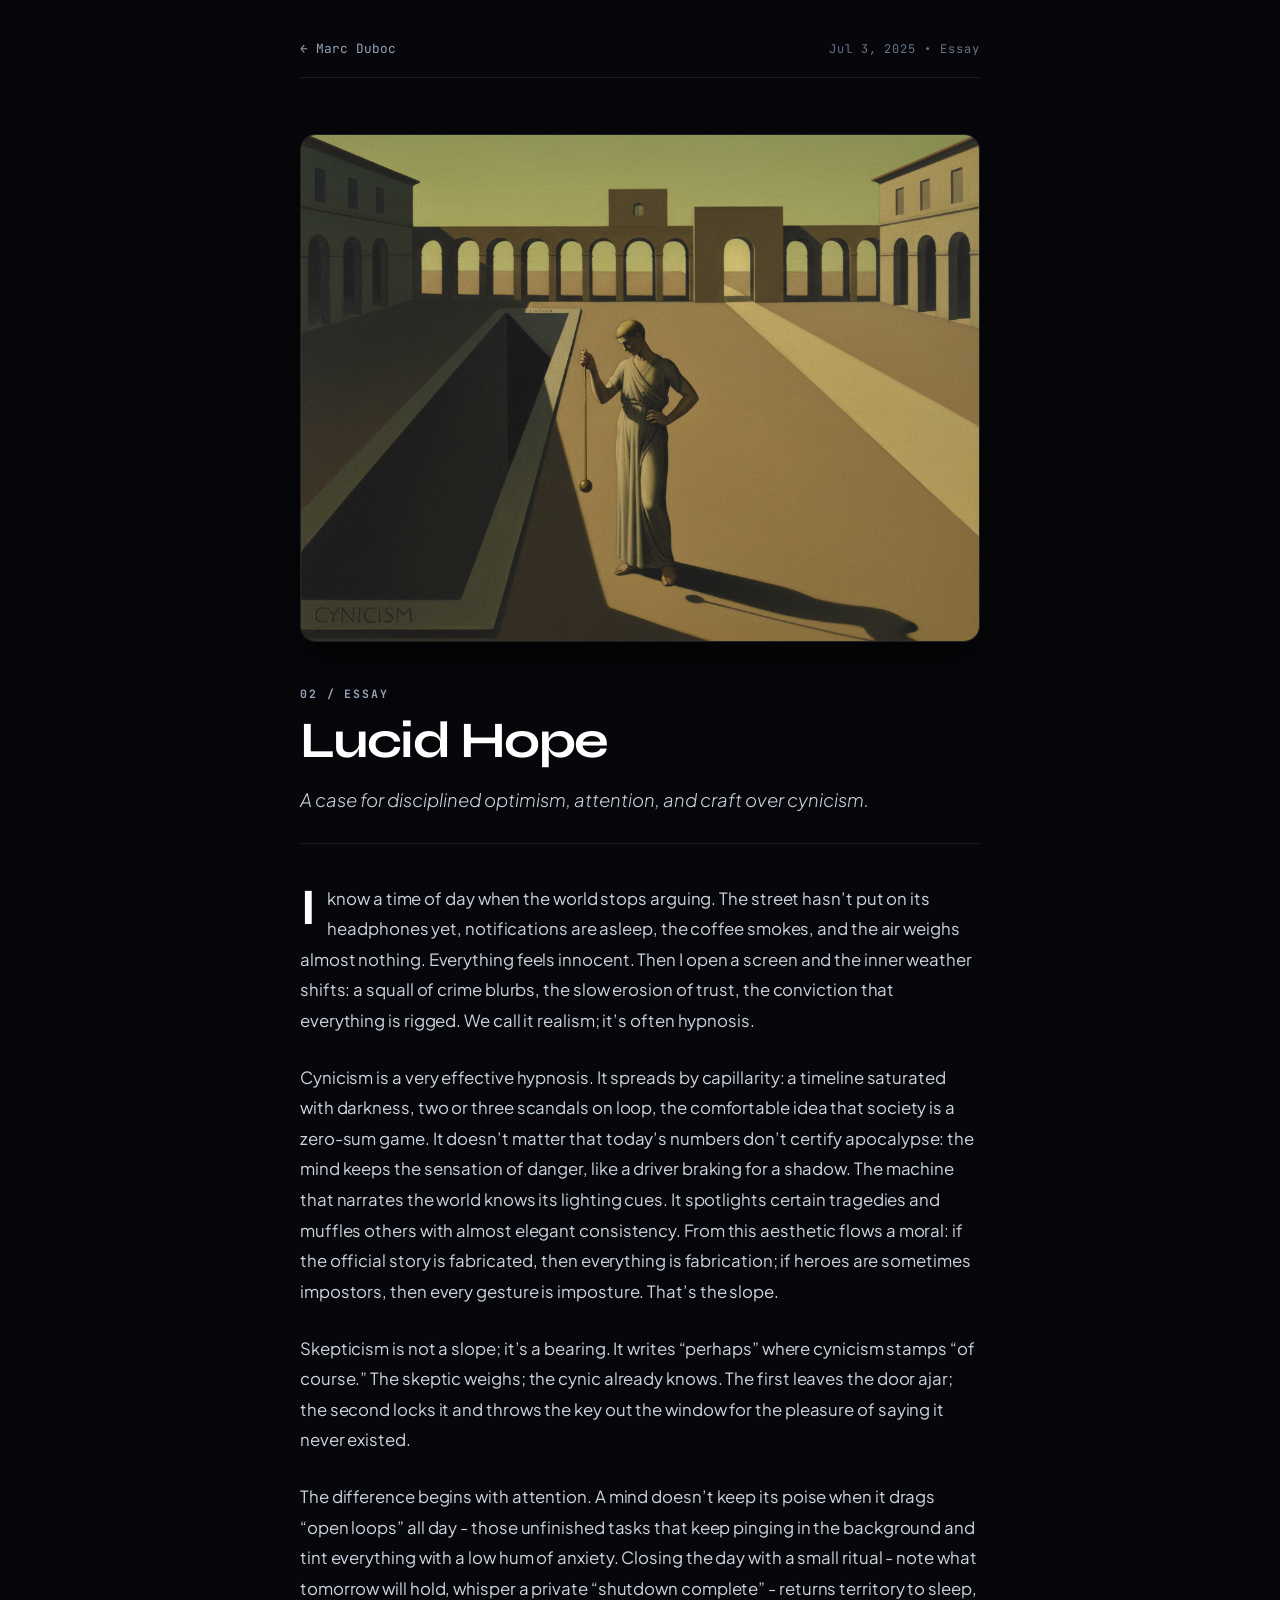
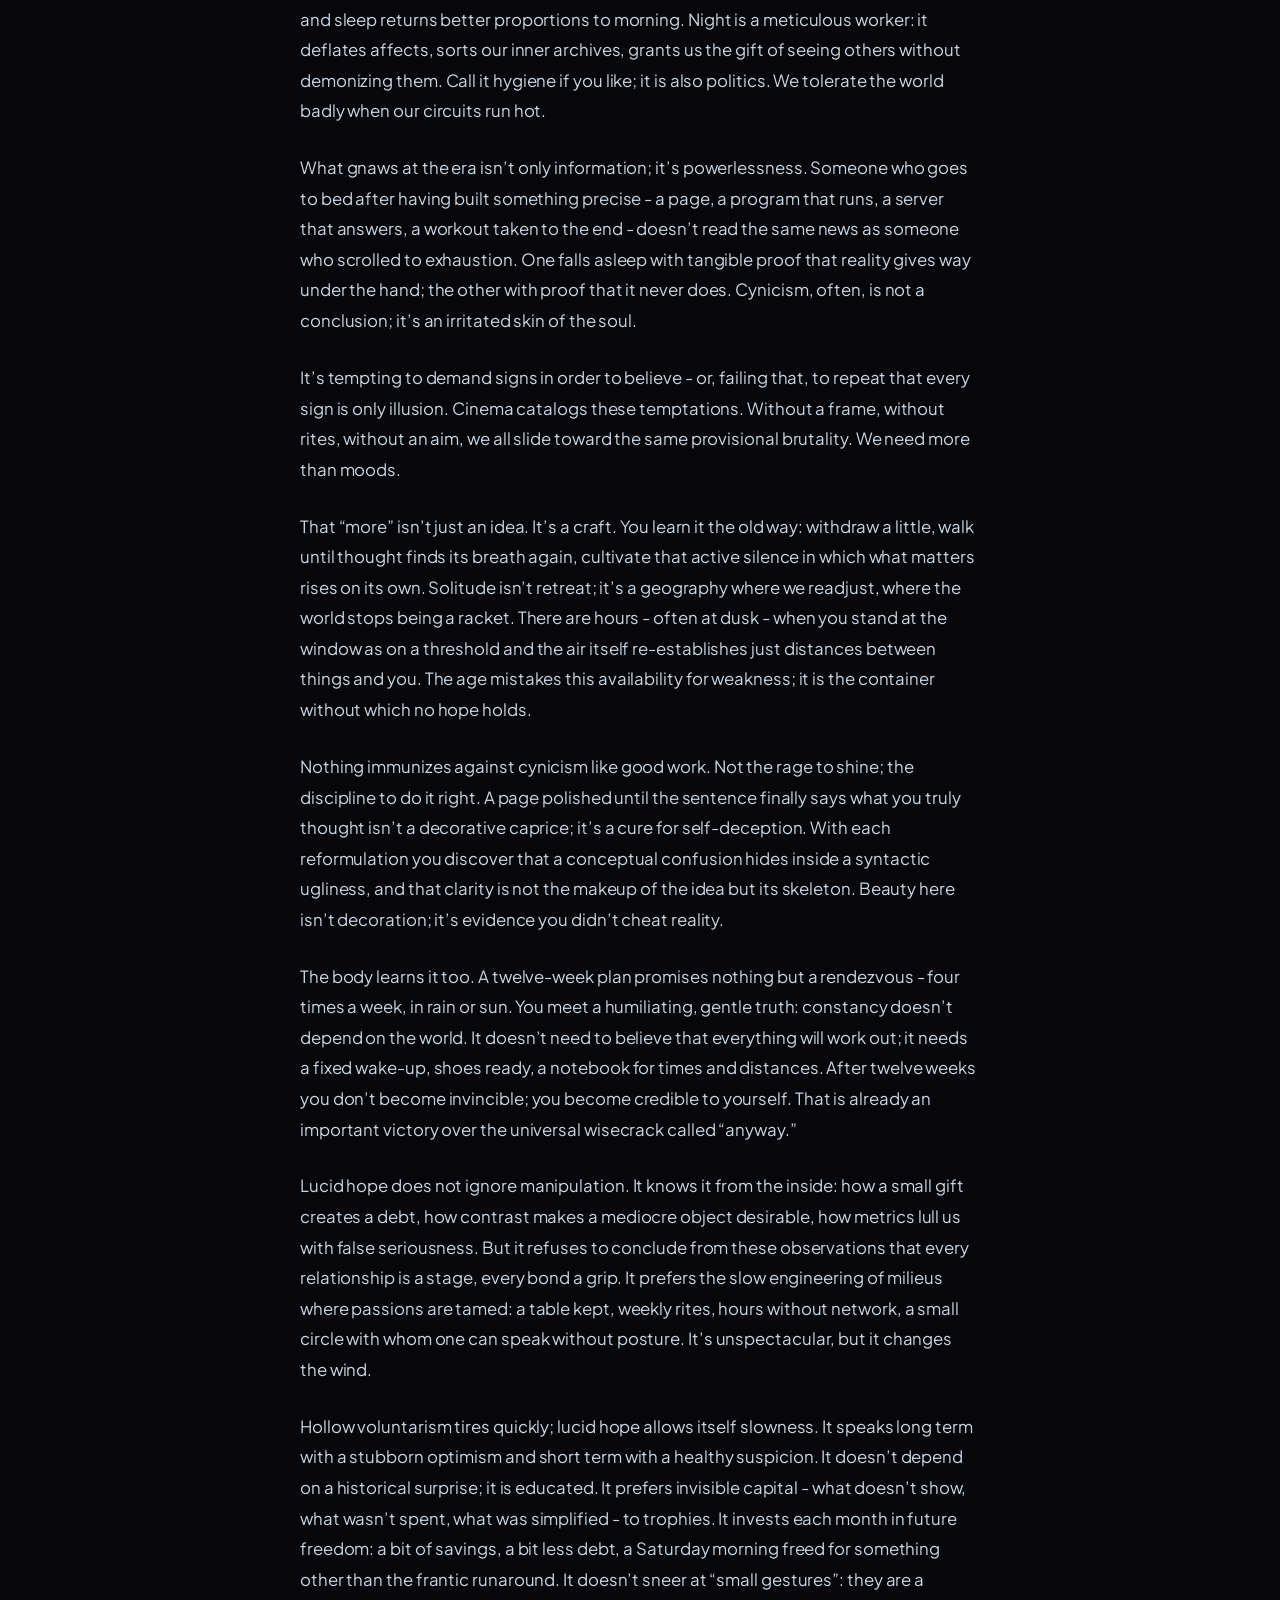
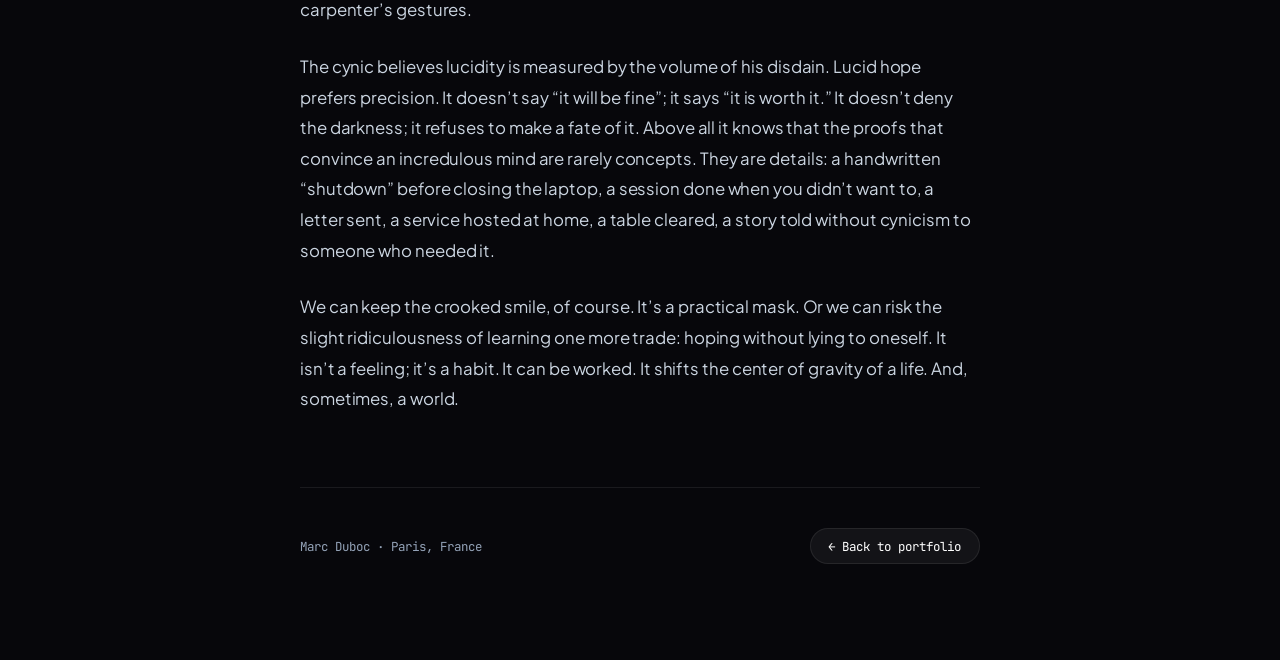
<file: essays/lucid-hope/index.html>
<!doctype html>
<html lang="en">
  <head>
    <meta charset="UTF-8" />
    <meta name="viewport" content="width=device-width, initial-scale=1.0" />
    <title>Lucid Hope · Marc Duboc</title>
    <meta name="description" content="A case for disciplined optimism, attention, and craft over cynicism." />
    <meta name="author" content="Marc Duboc" />

    <!-- Canonical URL -->
    <link rel="canonical" href="https://promaa.tech/essays/lucid-hope/" />

    <!-- Open Graph / Facebook / LinkedIn -->
    <meta property="og:type" content="article" />
    <meta property="og:url" content="https://promaa.tech/essays/lucid-hope/" />
    <meta property="og:title" content="Lucid Hope · Marc Duboc" />
    <meta property="og:description" content="A case for disciplined optimism, attention, and craft over cynicism." />
    <meta property="og:image" content="https://promaa.tech/assets/images/og.png" />
    <meta property="og:image:width" content="1200" />
    <meta property="og:image:height" content="630" />
    <meta property="og:site_name" content="Marc Duboc" />
    <meta property="article:published_time" content="2025-07-03" />
    <meta property="article:author" content="https://promaa.tech/" />

    <!-- Twitter / X -->
    <meta name="twitter:card" content="summary_large_image" />
    <meta name="twitter:url" content="https://promaa.tech/essays/lucid-hope/" />
    <meta name="twitter:title" content="Lucid Hope · Marc Duboc" />
    <meta name="twitter:description" content="A case for disciplined optimism, attention, and craft over cynicism." />
    <meta name="twitter:image" content="https://promaa.tech/assets/images/og.png" />
    <meta name="twitter:creator" content="@proma__" />
    <meta name="twitter:site" content="@proma__" />

    <!-- Google Fonts Preconnect & Preload -->
    <link rel="preconnect" href="https://fonts.googleapis.com" />
    <link rel="preconnect" href="https://fonts.gstatic.com" crossorigin />
    <link rel="preload" as="style" href="https://fonts.googleapis.com/css2?family=JetBrains+Mono:wght@400;500;700&family=Plus+Jakarta+Sans:ital,wght@0,300;0,400;0,500;0,600;0,700;1,400&family=Syne:wght@600;700;800&display=swap" />
    <link href="https://fonts.googleapis.com/css2?family=JetBrains+Mono:wght@400;500;700&family=Plus+Jakarta+Sans:ital,wght@0,300;0,400;0,500;0,600;0,700;1,400&family=Syne:wght@600;700;800&display=swap" rel="stylesheet" />

    <!-- Favicon -->
    <link rel="icon" type="image/svg+xml" href="../../favicon.svg" />

    <!-- JSON-LD Structured Data: BlogPosting -->
    <script type="application/ld+json">
    {
      "@context": "https://schema.org",
      "@type": "BlogPosting",
      "headline": "Lucid Hope",
      "description": "A case for disciplined optimism, attention, and craft over cynicism.",
      "url": "https://promaa.tech/essays/lucid-hope/",
      "image": "https://promaa.tech/assets/images/og.png",
      "datePublished": "2025-07-03",
      "dateModified": "2025-07-03",
      "author": {
        "@type": "Person",
        "name": "Marc Duboc",
        "jobTitle": "Electrical & Embedded Systems Engineer",
        "url": "https://promaa.tech/",
        "sameAs": [
          "https://github.com/promaaa",
          "https://linkedin.com/in/marc-duboc-072932316",
          "https://x.com/proma__",
          "https://www.youtube.com/@promaa_"
        ]
      },
      "publisher": {
        "@type": "Person",
        "name": "Marc Duboc",
        "url": "https://promaa.tech/"
      },
      "mainEntityOfPage": {
        "@type": "WebPage",
        "@id": "https://promaa.tech/essays/lucid-hope/"
      }
    }
    </script>

    <style>
      :root {
        --bg-color: #07070b;
        --surface-color: rgba(14, 14, 20, 0.95);
        --text-primary: #ffffff;
        --text-secondary: #cbd5e1;
        --text-muted: #94a3b8;
        --text-dim: #64748b;
        --border-subtle: rgba(255, 255, 255, 0.08);
        --border-medium: rgba(255, 255, 255, 0.16);
        --font-display: 'Syne', -apple-system, BlinkMacSystemFont, sans-serif;
        --font-body: 'Plus Jakarta Sans', -apple-system, BlinkMacSystemFont, sans-serif;
        --font-mono: 'JetBrains Mono', monospace;
      }

      *, *::before, *::after {
        box-sizing: border-box;
        margin: 0;
        padding: 0;
      }

      html {
        background-color: var(--bg-color);
        color: var(--text-primary);
        font-family: var(--font-body);
        -webkit-font-smoothing: antialiased;
        -moz-osx-font-smoothing: grayscale;
        scroll-behavior: smooth;
      }

      body {
        min-height: 100vh;
        display: flex;
        flex-direction: column;
        align-items: center;
        padding: 2.5rem 1.5rem 6rem;
      }

      .reading-layout {
        width: 100%;
        max-width: 680px;
        margin: 0 auto;
      }

      .essay-top-nav {
        display: flex;
        justify-content: space-between;
        align-items: center;
        margin-bottom: 3.5rem;
        padding-bottom: 1.25rem;
        border-bottom: 1px solid var(--border-subtle);
      }

      .back-link {
        display: inline-flex;
        align-items: center;
        gap: 0.5rem;
        font-family: var(--font-mono);
        font-size: 0.8rem;
        color: var(--text-muted);
        text-decoration: none;
        transition: color 0.2s ease;
      }

      .back-link:hover {
        color: var(--text-primary);
      }

      .essay-meta-tag {
        font-family: var(--font-mono);
        font-size: 0.75rem;
        color: var(--text-dim);
        letter-spacing: 0.08em;
      }

      .essay-hero-figure {
        width: 100%;
        margin-bottom: 2.75rem;
        border-radius: 16px;
        overflow: hidden;
        border: 1px solid var(--border-subtle);
        background: var(--surface-color);
        box-shadow: 0 16px 40px rgba(0, 0, 0, 0.5);
      }

      .essay-hero-img {
        width: 100%;
        height: auto;
        display: block;
        object-fit: cover;
      }

      .essay-header {
        margin-bottom: 2.5rem;
      }

      .essay-kicker {
        font-family: var(--font-mono);
        font-size: 0.72rem;
        font-weight: 700;
        letter-spacing: 0.16em;
        text-transform: uppercase;
        color: var(--text-muted);
        margin-bottom: 0.75rem;
      }

      .essay-title {
        font-family: var(--font-display);
        font-size: clamp(2.2rem, 5vw, 3.2rem);
        font-weight: 700;
        letter-spacing: -0.03em;
        line-height: 1.1;
        color: var(--text-primary);
        margin-bottom: 1rem;
      }

      .essay-subtitle {
        font-size: 1.15rem;
        line-height: 1.6;
        color: var(--text-secondary);
        font-style: italic;
        font-weight: 300;
        padding-bottom: 1.75rem;
        border-bottom: 1px solid var(--border-subtle);
      }

      .essay-prose {
        display: flex;
        flex-direction: column;
        gap: 1.65rem;
      }

      .essay-prose p {
        font-size: 1.05rem;
        line-height: 1.82;
        color: var(--text-secondary);
        letter-spacing: -0.005em;
      }

      .essay-prose p:first-of-type::first-letter {
        font-family: var(--font-display);
        font-size: 3.2rem;
        float: left;
        line-height: 0.85;
        margin: 0.15rem 0.65rem 0 0;
        color: var(--text-primary);
        font-weight: 700;
      }

      .essay-footer {
        margin-top: 4.5rem;
        padding-top: 2.5rem;
        border-top: 1px solid var(--border-subtle);
        display: flex;
        justify-content: space-between;
        align-items: center;
        flex-wrap: wrap;
        gap: 1rem;
      }

      .footer-author {
        font-family: var(--font-mono);
        font-size: 0.78rem;
        color: var(--text-muted);
      }

      .footer-back-btn {
        display: inline-flex;
        align-items: center;
        gap: 0.4rem;
        padding: 0.55rem 1.1rem;
        border-radius: 9999px;
        background: rgba(255, 255, 255, 0.05);
        border: 1px solid var(--border-subtle);
        color: var(--text-primary);
        font-family: var(--font-mono);
        font-size: 0.78rem;
        text-decoration: none;
        transition: all 0.2s ease;
      }

      .reading-progress {
        position: fixed;
        top: 0;
        left: 0;
        height: 3px;
        background: linear-gradient(90deg, #5227FF, #FF9FFC, #ffffff);
        width: 0%;
        z-index: 1000;
        transition: width 0.08s linear;
      }

      @media (max-width: 640px) {
        body {
          padding: 1.5rem 1.1rem 4.5rem;
        }

        .essay-top-nav {
          margin-bottom: 2rem;
        }

        .essay-hero-figure {
          margin-bottom: 2rem;
          border-radius: 12px;
        }

        .essay-header {
          margin-bottom: 2rem;
        }

        .essay-title {
          font-size: clamp(1.85rem, 8vw, 2.4rem);
        }

        .essay-subtitle {
          font-size: 1.02rem;
          padding-bottom: 1.25rem;
        }

        .essay-prose p {
          font-size: 0.98rem;
          line-height: 1.76;
        }

        .essay-prose p:first-of-type::first-letter {
          font-size: 2.75rem;
          margin: 0.1rem 0.5rem 0 0;
        }

        .essay-footer {
          margin-top: 3.5rem;
          padding-top: 2rem;
        }
      }
    </style>
  </head>
  <body>
    <div id="reading-progress" class="reading-progress" aria-hidden="true"></div>
    <main class="reading-layout">
      <!-- Top Navigation -->
      <nav class="essay-top-nav">
        <a href="../../" class="back-link">
          <span>←</span>
          <span>Marc Duboc</span>
        </a>
        <span class="essay-meta-tag"><time datetime="2025-07-03">Jul 3, 2025</time> • Essay</span>
      </nav>

      <!-- Hero Image -->
      <figure class="essay-hero-figure">
        <img
          src="./picture.png"
          alt="Lucid Hope · Marc Duboc"
          class="essay-hero-img"
          loading="lazy"
          decoding="async"
          width="680"
          height="382"
        />
      </figure>

      <!-- Essay Header -->
      <header class="essay-header">
        <div class="essay-kicker">02 / Essay</div>
        <h1 class="essay-title">Lucid Hope</h1>
        <p class="essay-subtitle">
          A case for disciplined optimism, attention, and craft over cynicism.
        </p>
      </header>

      <!-- Article Prose -->
      <article class="essay-prose">
        <p>
          I know a time of day when the world stops arguing. The street hasn’t put on its headphones yet, notifications are asleep, the coffee smokes, and the air weighs almost nothing. Everything feels innocent. Then I open a screen and the inner weather shifts: a squall of crime blurbs, the slow erosion of trust, the conviction that everything is rigged. We call it realism; it’s often hypnosis.
        </p>

        <p>
          Cynicism is a very effective hypnosis. It spreads by capillarity: a timeline saturated with darkness, two or three scandals on loop, the comfortable idea that society is a zero-sum game. It doesn’t matter that today’s numbers don’t certify apocalypse: the mind keeps the sensation of danger, like a driver braking for a shadow. The machine that narrates the world knows its lighting cues. It spotlights certain tragedies and muffles others with almost elegant consistency. From this aesthetic flows a moral: if the official story is fabricated, then everything is fabrication; if heroes are sometimes impostors, then every gesture is imposture. That’s the slope.
        </p>

        <p>
          Skepticism is not a slope; it’s a bearing. It writes “perhaps” where cynicism stamps “of course.” The skeptic weighs; the cynic already knows. The first leaves the door ajar; the second locks it and throws the key out the window for the pleasure of saying it never existed.
        </p>

        <p>
          The difference begins with attention. A mind doesn’t keep its poise when it drags “open loops” all day - those unfinished tasks that keep pinging in the background and tint everything with a low hum of anxiety. Closing the day with a small ritual - note what tomorrow will hold, whisper a private “shutdown complete” - returns territory to sleep, and sleep returns better proportions to morning. Night is a meticulous worker: it deflates affects, sorts our inner archives, grants us the gift of seeing others without demonizing them. Call it hygiene if you like; it is also politics. We tolerate the world badly when our circuits run hot.
        </p>

        <p>
          What gnaws at the era isn’t only information; it’s powerlessness. Someone who goes to bed after having built something precise - a page, a program that runs, a server that answers, a workout taken to the end - doesn’t read the same news as someone who scrolled to exhaustion. One falls asleep with tangible proof that reality gives way under the hand; the other with proof that it never does. Cynicism, often, is not a conclusion; it’s an irritated skin of the soul.
        </p>

        <p>
          It’s tempting to demand signs in order to believe - or, failing that, to repeat that every sign is only illusion. Cinema catalogs these temptations. Without a frame, without rites, without an aim, we all slide toward the same provisional brutality. We need more than moods.
        </p>

        <p>
          That “more” isn’t just an idea. It’s a craft. You learn it the old way: withdraw a little, walk until thought finds its breath again, cultivate that active silence in which what matters rises on its own. Solitude isn’t retreat; it’s a geography where we readjust, where the world stops being a racket. There are hours - often at dusk - when you stand at the window as on a threshold and the air itself re-establishes just distances between things and you. The age mistakes this availability for weakness; it is the container without which no hope holds.
        </p>

        <p>
          Nothing immunizes against cynicism like good work. Not the rage to shine; the discipline to do it right. A page polished until the sentence finally says what you truly thought isn’t a decorative caprice; it’s a cure for self-deception. With each reformulation you discover that a conceptual confusion hides inside a syntactic ugliness, and that clarity is not the makeup of the idea but its skeleton. Beauty here isn’t decoration; it’s evidence you didn’t cheat reality.
        </p>

        <p>
          The body learns it too. A twelve-week plan promises nothing but a rendezvous - four times a week, in rain or sun. You meet a humiliating, gentle truth: constancy doesn’t depend on the world. It doesn’t need to believe that everything will work out; it needs a fixed wake-up, shoes ready, a notebook for times and distances. After twelve weeks you don’t become invincible; you become credible to yourself. That is already an important victory over the universal wisecrack called “anyway.”
        </p>

        <p>
          Lucid hope does not ignore manipulation. It knows it from the inside: how a small gift creates a debt, how contrast makes a mediocre object desirable, how metrics lull us with false seriousness. But it refuses to conclude from these observations that every relationship is a stage, every bond a grip. It prefers the slow engineering of milieus where passions are tamed: a table kept, weekly rites, hours without network, a small circle with whom one can speak without posture. It’s unspectacular, but it changes the wind.
        </p>

        <p>
          Hollow voluntarism tires quickly; lucid hope allows itself slowness. It speaks long term with a stubborn optimism and short term with a healthy suspicion. It doesn’t depend on a historical surprise; it is educated. It prefers invisible capital - what doesn’t show, what wasn’t spent, what was simplified - to trophies. It invests each month in future freedom: a bit of savings, a bit less debt, a Saturday morning freed for something other than the frantic runaround. It doesn’t sneer at “small gestures”: they are a carpenter’s gestures.
        </p>

        <p>
          The cynic believes lucidity is measured by the volume of his disdain. Lucid hope prefers precision. It doesn’t say “it will be fine”; it says “it is worth it.” It doesn’t deny the darkness; it refuses to make a fate of it. Above all it knows that the proofs that convince an incredulous mind are rarely concepts. They are details: a handwritten “shutdown” before closing the laptop, a session done when you didn’t want to, a letter sent, a service hosted at home, a table cleared, a story told without cynicism to someone who needed it.
        </p>

        <p>
          We can keep the crooked smile, of course. It’s a practical mask. Or we can risk the slight ridiculousness of learning one more trade: hoping without lying to oneself. It isn’t a feeling; it’s a habit. It can be worked. It shifts the center of gravity of a life. And, sometimes, a world.
        </p>
      </article>

      <!-- Footer -->
      <footer class="essay-footer">
        <span class="footer-author">Marc Duboc · Paris, France</span>
        <a href="../../" class="footer-back-btn">
          <span>← Back to portfolio</span>
        </a>
      </footer>
    </main>

    <script>
      window.addEventListener('scroll', () => {
        const winScroll = document.documentElement.scrollTop || document.body.scrollTop;
        const height = document.documentElement.scrollHeight - document.documentElement.clientHeight;
        const scrolled = height > 0 ? (winScroll / height) * 100 : 0;
        const bar = document.getElementById('reading-progress');
        if (bar) bar.style.width = scrolled + '%';
      }, { passive: true });
    </script>
  </body>
</html>
</file>
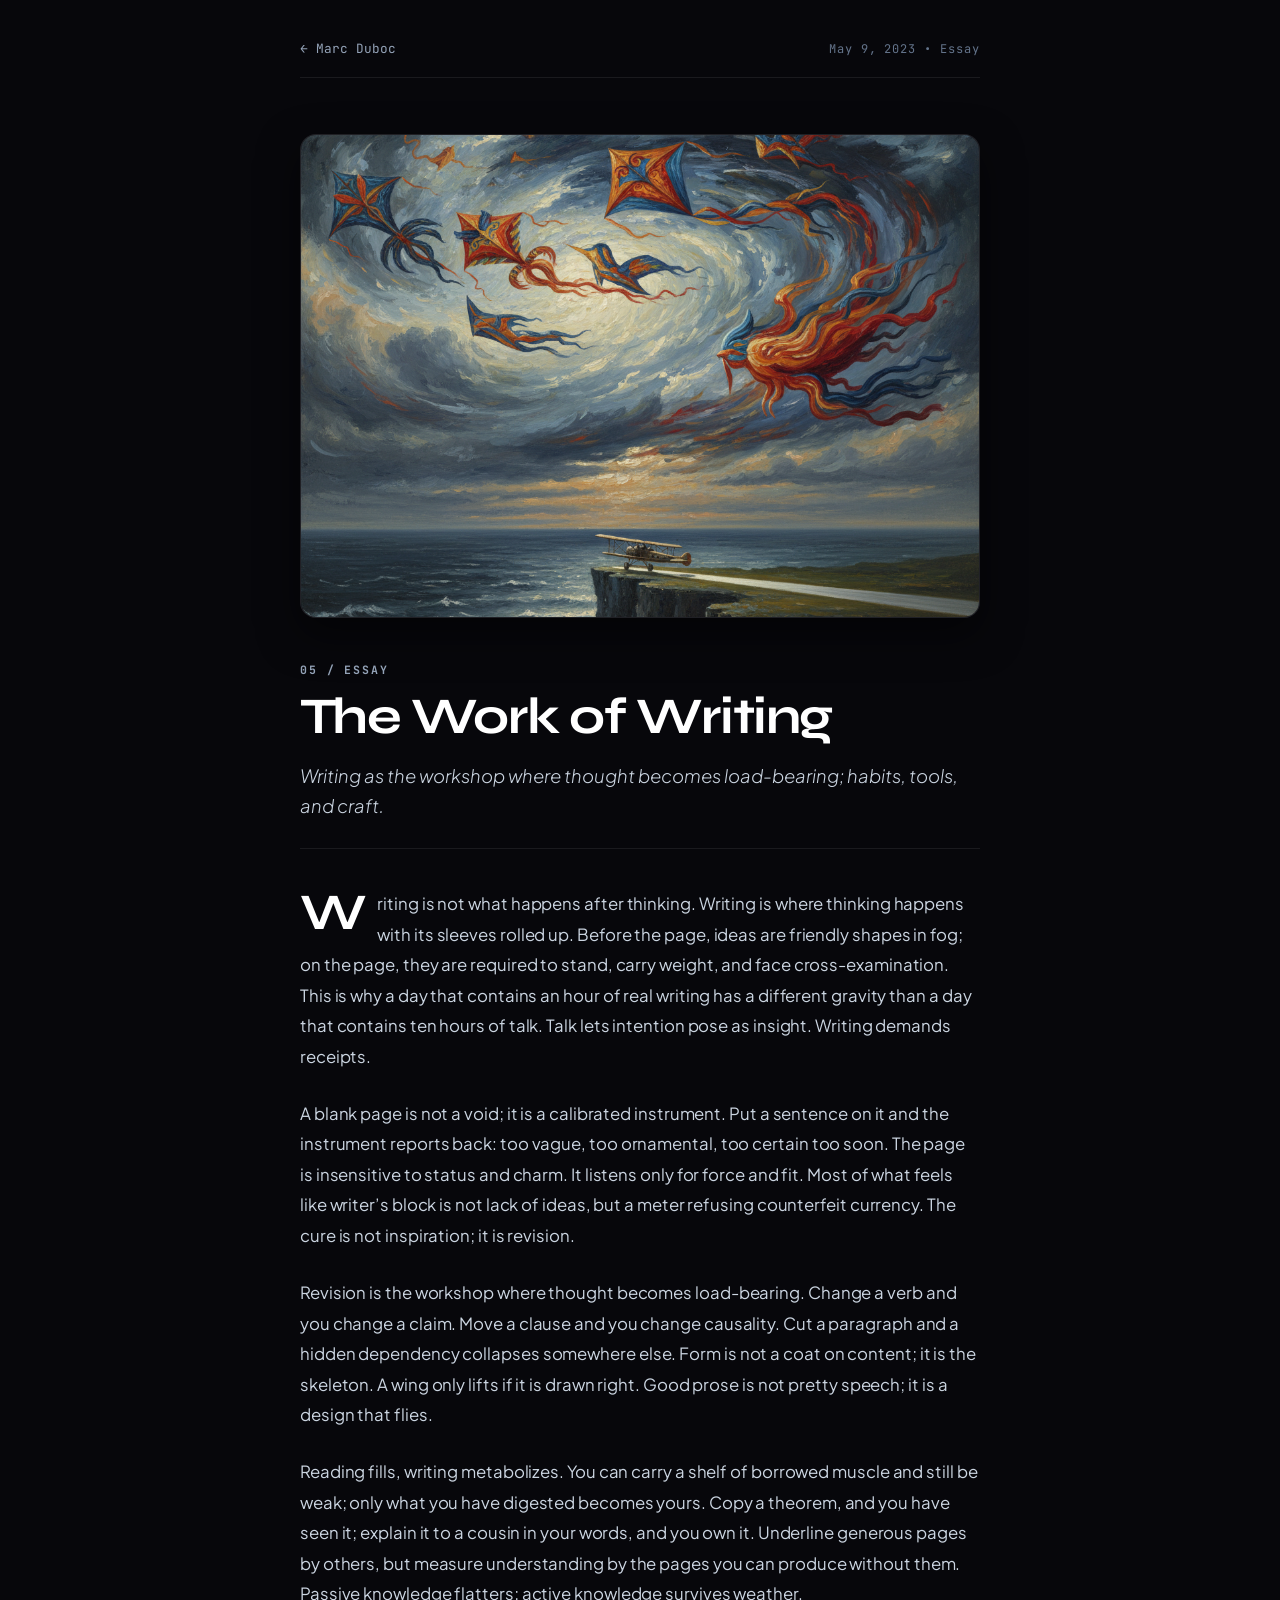
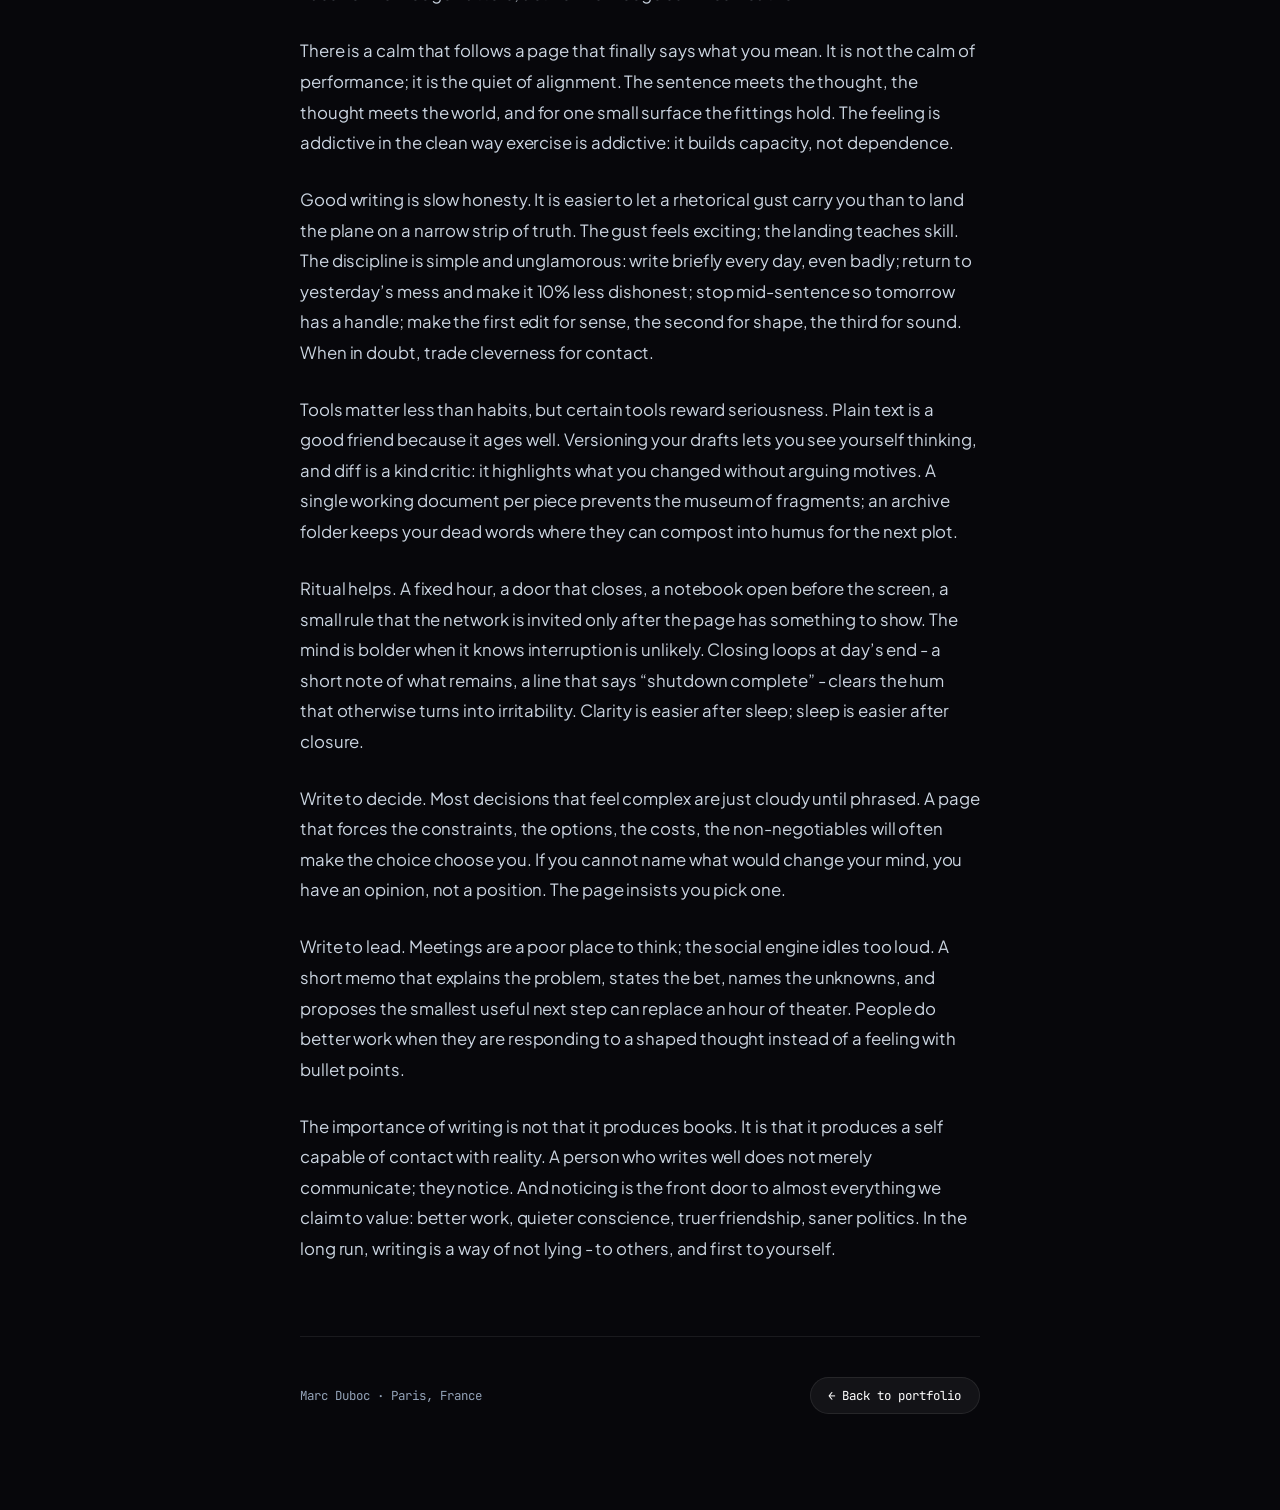
<file: essays/the-work-of-writing/index.html>
<!doctype html>
<html lang="en">
  <head>
    <meta charset="UTF-8" />
    <meta name="viewport" content="width=device-width, initial-scale=1.0" />
    <title>The Work of Writing · Marc Duboc</title>
    <meta name="description" content="Writing as the workshop where thought becomes load-bearing; habits, tools, and craft." />
    <meta name="author" content="Marc Duboc" />

    <!-- Canonical URL -->
    <link rel="canonical" href="https://promaa.tech/essays/the-work-of-writing/" />

    <!-- Open Graph / Facebook / LinkedIn -->
    <meta property="og:type" content="article" />
    <meta property="og:url" content="https://promaa.tech/essays/the-work-of-writing/" />
    <meta property="og:title" content="The Work of Writing · Marc Duboc" />
    <meta property="og:description" content="Writing as the workshop where thought becomes load-bearing; habits, tools, and craft." />
    <meta property="og:image" content="https://promaa.tech/assets/images/og.png" />
    <meta property="og:image:width" content="1200" />
    <meta property="og:image:height" content="630" />
    <meta property="og:site_name" content="Marc Duboc" />
    <meta property="article:published_time" content="2023-05-09" />
    <meta property="article:author" content="https://promaa.tech/" />

    <!-- Twitter / X -->
    <meta name="twitter:card" content="summary_large_image" />
    <meta name="twitter:url" content="https://promaa.tech/essays/the-work-of-writing/" />
    <meta name="twitter:title" content="The Work of Writing · Marc Duboc" />
    <meta name="twitter:description" content="Writing as the workshop where thought becomes load-bearing; habits, tools, and craft." />
    <meta name="twitter:image" content="https://promaa.tech/assets/images/og.png" />
    <meta name="twitter:creator" content="@proma__" />
    <meta name="twitter:site" content="@proma__" />

    <!-- Google Fonts Preconnect & Preload -->
    <link rel="preconnect" href="https://fonts.googleapis.com" />
    <link rel="preconnect" href="https://fonts.gstatic.com" crossorigin />
    <link rel="preload" as="style" href="https://fonts.googleapis.com/css2?family=JetBrains+Mono:wght@400;500;700&family=Plus+Jakarta+Sans:ital,wght@0,300;0,400;0,500;0,600;0,700;1,400&family=Syne:wght@600;700;800&display=swap" />
    <link href="https://fonts.googleapis.com/css2?family=JetBrains+Mono:wght@400;500;700&family=Plus+Jakarta+Sans:ital,wght@0,300;0,400;0,500;0,600;0,700;1,400&family=Syne:wght@600;700;800&display=swap" rel="stylesheet" />

    <!-- Favicon -->
    <link rel="icon" type="image/svg+xml" href="../../favicon.svg" />

    <!-- JSON-LD Structured Data: BlogPosting -->
    <script type="application/ld+json">
    {
      "@context": "https://schema.org",
      "@type": "BlogPosting",
      "headline": "The Work of Writing",
      "description": "Writing as the workshop where thought becomes load-bearing; habits, tools, and craft.",
      "url": "https://promaa.tech/essays/the-work-of-writing/",
      "image": "https://promaa.tech/assets/images/og.png",
      "datePublished": "2023-05-09",
      "dateModified": "2023-05-09",
      "author": {
        "@type": "Person",
        "name": "Marc Duboc",
        "jobTitle": "Electrical & Embedded Systems Engineer",
        "url": "https://promaa.tech/",
        "sameAs": [
          "https://github.com/promaaa",
          "https://linkedin.com/in/marc-duboc-072932316",
          "https://x.com/proma__",
          "https://www.youtube.com/@promaa_"
        ]
      },
      "publisher": {
        "@type": "Person",
        "name": "Marc Duboc",
        "url": "https://promaa.tech/"
      },
      "mainEntityOfPage": {
        "@type": "WebPage",
        "@id": "https://promaa.tech/essays/the-work-of-writing/"
      }
    }
    </script>

    <style>
      :root {
        --bg-color: #07070b;
        --surface-color: rgba(14, 14, 20, 0.95);
        --text-primary: #ffffff;
        --text-secondary: #cbd5e1;
        --text-muted: #94a3b8;
        --text-dim: #64748b;
        --border-subtle: rgba(255, 255, 255, 0.08);
        --border-medium: rgba(255, 255, 255, 0.16);
        --font-display: 'Syne', -apple-system, BlinkMacSystemFont, sans-serif;
        --font-body: 'Plus Jakarta Sans', -apple-system, BlinkMacSystemFont, sans-serif;
        --font-mono: 'JetBrains Mono', monospace;
      }

      *, *::before, *::after {
        box-sizing: border-box;
        margin: 0;
        padding: 0;
      }

      html {
        background-color: var(--bg-color);
        color: var(--text-primary);
        font-family: var(--font-body);
        -webkit-font-smoothing: antialiased;
        -moz-osx-font-smoothing: grayscale;
        scroll-behavior: smooth;
      }

      body {
        min-height: 100vh;
        display: flex;
        flex-direction: column;
        align-items: center;
        padding: 2.5rem 1.5rem 6rem;
      }

      .reading-layout {
        width: 100%;
        max-width: 680px;
        margin: 0 auto;
      }

      .essay-top-nav {
        display: flex;
        justify-content: space-between;
        align-items: center;
        margin-bottom: 3.5rem;
        padding-bottom: 1.25rem;
        border-bottom: 1px solid var(--border-subtle);
      }

      .back-link {
        display: inline-flex;
        align-items: center;
        gap: 0.5rem;
        font-family: var(--font-mono);
        font-size: 0.8rem;
        color: var(--text-muted);
        text-decoration: none;
        transition: color 0.2s ease;
      }

      .back-link:hover {
        color: var(--text-primary);
      }

      .essay-meta-tag {
        font-family: var(--font-mono);
        font-size: 0.75rem;
        color: var(--text-dim);
        letter-spacing: 0.08em;
      }

      .essay-hero-figure {
        width: 100%;
        margin-bottom: 2.75rem;
        border-radius: 16px;
        overflow: hidden;
        border: 1px solid var(--border-subtle);
        background: var(--surface-color);
        box-shadow: 0 16px 40px rgba(0, 0, 0, 0.5);
      }

      .essay-hero-img {
        width: 100%;
        height: auto;
        display: block;
        object-fit: cover;
      }

      .essay-header {
        margin-bottom: 2.5rem;
      }

      .essay-kicker {
        font-family: var(--font-mono);
        font-size: 0.72rem;
        font-weight: 700;
        letter-spacing: 0.16em;
        text-transform: uppercase;
        color: var(--text-muted);
        margin-bottom: 0.75rem;
      }

      .essay-title {
        font-family: var(--font-display);
        font-size: clamp(2.2rem, 5vw, 3.2rem);
        font-weight: 700;
        letter-spacing: -0.03em;
        line-height: 1.1;
        color: var(--text-primary);
        margin-bottom: 1rem;
      }

      .essay-subtitle {
        font-size: 1.15rem;
        line-height: 1.6;
        color: var(--text-secondary);
        font-style: italic;
        font-weight: 300;
        padding-bottom: 1.75rem;
        border-bottom: 1px solid var(--border-subtle);
      }

      .essay-prose {
        display: flex;
        flex-direction: column;
        gap: 1.65rem;
      }

      .essay-prose p {
        font-size: 1.05rem;
        line-height: 1.82;
        color: var(--text-secondary);
        letter-spacing: -0.005em;
      }

      .essay-prose p:first-of-type::first-letter {
        font-family: var(--font-display);
        font-size: 3.2rem;
        float: left;
        line-height: 0.85;
        margin: 0.15rem 0.65rem 0 0;
        color: var(--text-primary);
        font-weight: 700;
      }

      .essay-footer {
        margin-top: 4.5rem;
        padding-top: 2.5rem;
        border-top: 1px solid var(--border-subtle);
        display: flex;
        justify-content: space-between;
        align-items: center;
        flex-wrap: wrap;
        gap: 1rem;
      }

      .footer-author {
        font-family: var(--font-mono);
        font-size: 0.78rem;
        color: var(--text-muted);
      }

      .footer-back-btn {
        display: inline-flex;
        align-items: center;
        gap: 0.4rem;
        padding: 0.55rem 1.1rem;
        border-radius: 9999px;
        background: rgba(255, 255, 255, 0.05);
        border: 1px solid var(--border-subtle);
        color: var(--text-primary);
        font-family: var(--font-mono);
        font-size: 0.78rem;
        text-decoration: none;
        transition: all 0.2s ease;
      }

      .reading-progress {
        position: fixed;
        top: 0;
        left: 0;
        height: 3px;
        background: linear-gradient(90deg, #5227FF, #FF9FFC, #ffffff);
        width: 0%;
        z-index: 1000;
        transition: width 0.08s linear;
      }

      @media (max-width: 640px) {
        body {
          padding: 1.5rem 1.1rem 4.5rem;
        }

        .essay-top-nav {
          margin-bottom: 2rem;
        }

        .essay-hero-figure {
          margin-bottom: 2rem;
          border-radius: 12px;
        }

        .essay-header {
          margin-bottom: 2rem;
        }

        .essay-title {
          font-size: clamp(1.85rem, 8vw, 2.4rem);
        }

        .essay-subtitle {
          font-size: 1.02rem;
          padding-bottom: 1.25rem;
        }

        .essay-prose p {
          font-size: 0.98rem;
          line-height: 1.76;
        }

        .essay-prose p:first-of-type::first-letter {
          font-size: 2.75rem;
          margin: 0.1rem 0.5rem 0 0;
        }

        .essay-footer {
          margin-top: 3.5rem;
          padding-top: 2rem;
        }
      }
    </style>
  </head>
  <body>
    <div id="reading-progress" class="reading-progress" aria-hidden="true"></div>
    <main class="reading-layout">
      <!-- Top Navigation -->
      <nav class="essay-top-nav">
        <a href="../../" class="back-link">
          <span>←</span>
          <span>Marc Duboc</span>
        </a>
        <span class="essay-meta-tag"><time datetime="2023-05-09">May 9, 2023</time> • Essay</span>
      </nav>

      <!-- Hero Image -->
      <figure class="essay-hero-figure">
        <img
          src="./picture.png"
          alt="The Work of Writing · Marc Duboc"
          class="essay-hero-img"
          loading="lazy"
          decoding="async"
          width="680"
          height="382"
        />
      </figure>

      <!-- Essay Header -->
      <header class="essay-header">
        <div class="essay-kicker">05 / Essay</div>
        <h1 class="essay-title">The Work of Writing</h1>
        <p class="essay-subtitle">
          Writing as the workshop where thought becomes load-bearing; habits, tools, and craft.
        </p>
      </header>

      <!-- Article Prose -->
      <article class="essay-prose">
        <p>
          Writing is not what happens after thinking. Writing is where thinking happens with its sleeves rolled up. Before the page, ideas are friendly shapes in fog; on the page, they are required to stand, carry weight, and face cross-examination. This is why a day that contains an hour of real writing has a different gravity than a day that contains ten hours of talk. Talk lets intention pose as insight. Writing demands receipts.
        </p>

        <p>
          A blank page is not a void; it is a calibrated instrument. Put a sentence on it and the instrument reports back: too vague, too ornamental, too certain too soon. The page is insensitive to status and charm. It listens only for force and fit. Most of what feels like writer’s block is not lack of ideas, but a meter refusing counterfeit currency. The cure is not inspiration; it is revision.
        </p>

        <p>
          Revision is the workshop where thought becomes load-bearing. Change a verb and you change a claim. Move a clause and you change causality. Cut a paragraph and a hidden dependency collapses somewhere else. Form is not a coat on content; it is the skeleton. A wing only lifts if it is drawn right. Good prose is not pretty speech; it is a design that flies.
        </p>

        <p>
          Reading fills, writing metabolizes. You can carry a shelf of borrowed muscle and still be weak; only what you have digested becomes yours. Copy a theorem, and you have seen it; explain it to a cousin in your words, and you own it. Underline generous pages by others, but measure understanding by the pages you can produce without them. Passive knowledge flatters; active knowledge survives weather.
        </p>

        <p>
          There is a calm that follows a page that finally says what you mean. It is not the calm of performance; it is the quiet of alignment. The sentence meets the thought, the thought meets the world, and for one small surface the fittings hold. The feeling is addictive in the clean way exercise is addictive: it builds capacity, not dependence.
        </p>

        <p>
          Good writing is slow honesty. It is easier to let a rhetorical gust carry you than to land the plane on a narrow strip of truth. The gust feels exciting; the landing teaches skill. The discipline is simple and unglamorous: write briefly every day, even badly; return to yesterday’s mess and make it 10% less dishonest; stop mid-sentence so tomorrow has a handle; make the first edit for sense, the second for shape, the third for sound. When in doubt, trade cleverness for contact.
        </p>

        <p>
          Tools matter less than habits, but certain tools reward seriousness. Plain text is a good friend because it ages well. Versioning your drafts lets you see yourself thinking, and diff is a kind critic: it highlights what you changed without arguing motives. A single working document per piece prevents the museum of fragments; an archive folder keeps your dead words where they can compost into humus for the next plot.
        </p>

        <p>
          Ritual helps. A fixed hour, a door that closes, a notebook open before the screen, a small rule that the network is invited only after the page has something to show. The mind is bolder when it knows interruption is unlikely. Closing loops at day’s end - a short note of what remains, a line that says “shutdown complete” - clears the hum that otherwise turns into irritability. Clarity is easier after sleep; sleep is easier after closure.
        </p>

        <p>
          Write to decide. Most decisions that feel complex are just cloudy until phrased. A page that forces the constraints, the options, the costs, the non-negotiables will often make the choice choose you. If you cannot name what would change your mind, you have an opinion, not a position. The page insists you pick one.
        </p>

        <p>
          Write to lead. Meetings are a poor place to think; the social engine idles too loud. A short memo that explains the problem, states the bet, names the unknowns, and proposes the smallest useful next step can replace an hour of theater. People do better work when they are responding to a shaped thought instead of a feeling with bullet points.
        </p>

        <p>
          The importance of writing is not that it produces books. It is that it produces a self capable of contact with reality. A person who writes well does not merely communicate; they notice. And noticing is the front door to almost everything we claim to value: better work, quieter conscience, truer friendship, saner politics. In the long run, writing is a way of not lying - to others, and first to yourself.
        </p>
      </article>

      <!-- Footer -->
      <footer class="essay-footer">
        <span class="footer-author">Marc Duboc · Paris, France</span>
        <a href="../../" class="footer-back-btn">
          <span>← Back to portfolio</span>
        </a>
      </footer>
    </main>

    <script>
      window.addEventListener('scroll', () => {
        const winScroll = document.documentElement.scrollTop || document.body.scrollTop;
        const height = document.documentElement.scrollHeight - document.documentElement.clientHeight;
        const scrolled = height > 0 ? (winScroll / height) * 100 : 0;
        const bar = document.getElementById('reading-progress');
        if (bar) bar.style.width = scrolled + '%';
      }, { passive: true });
    </script>
  </body>
</html>
</file>
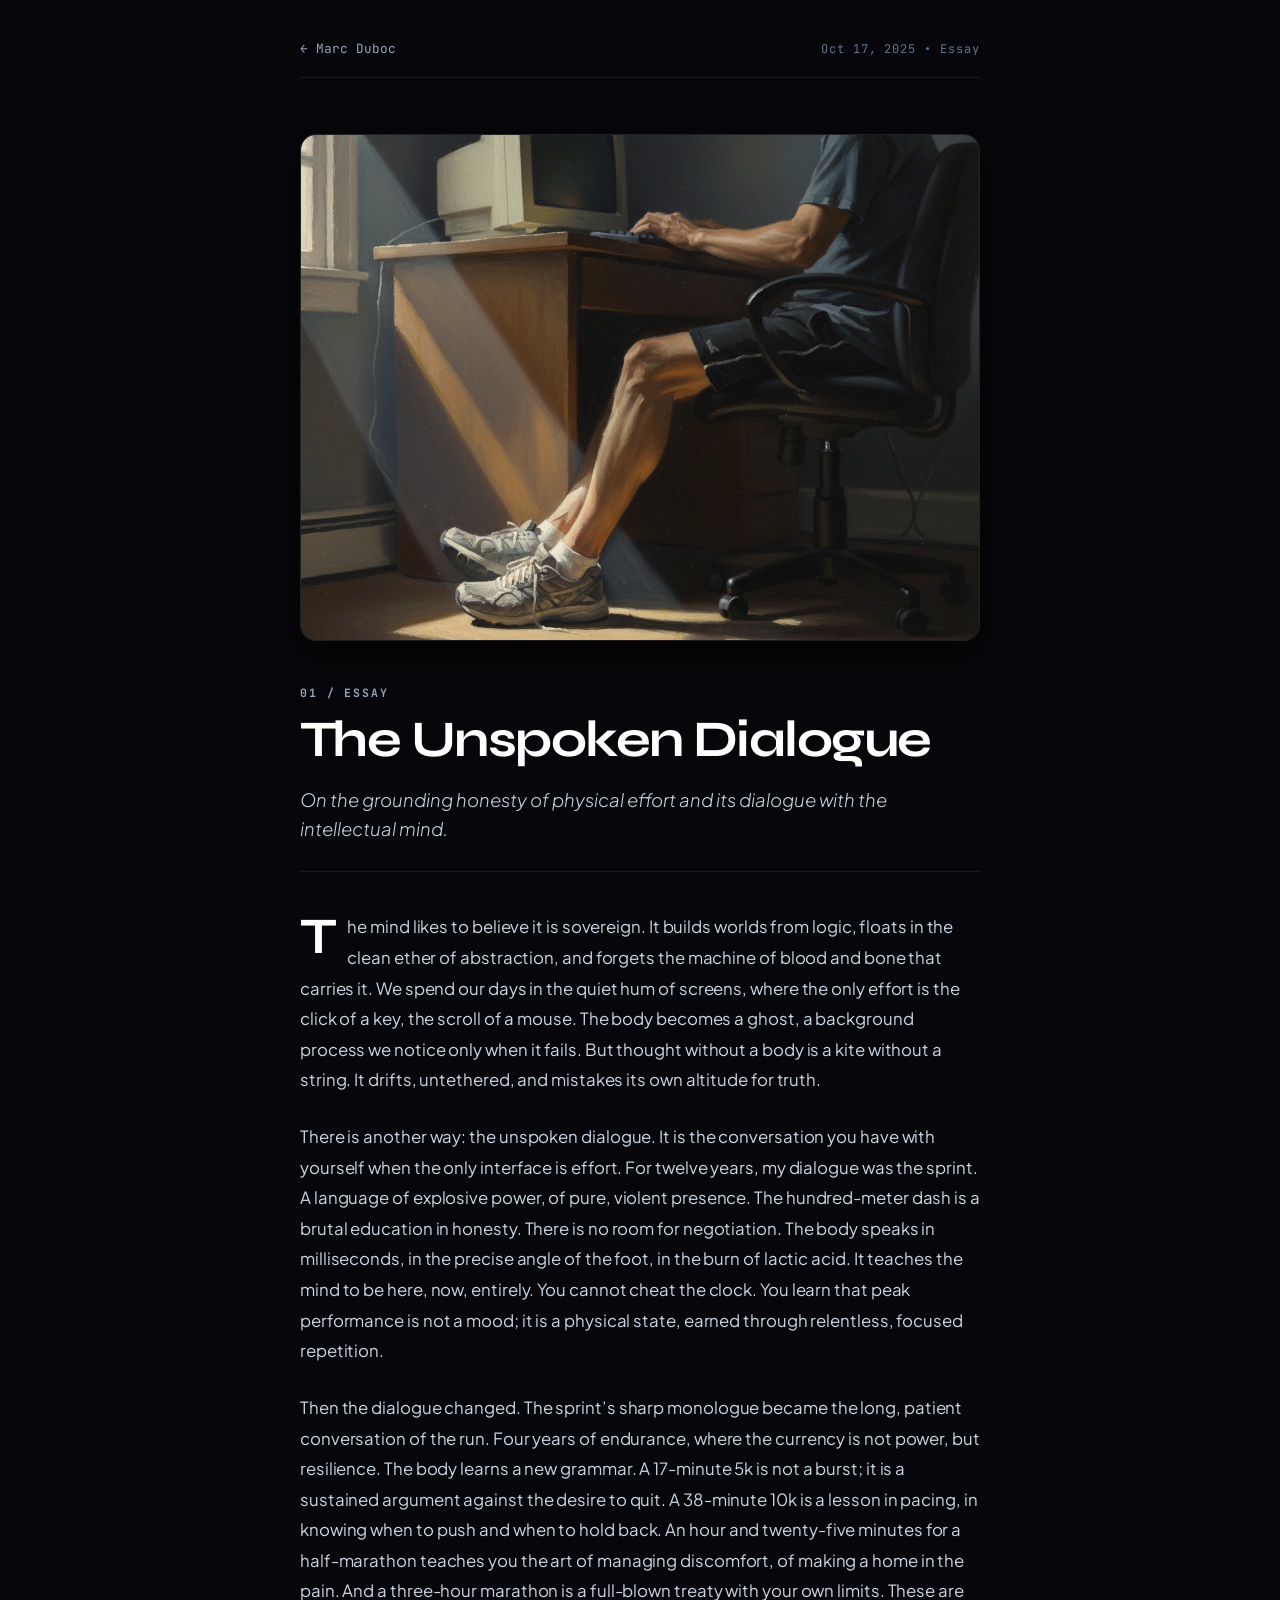
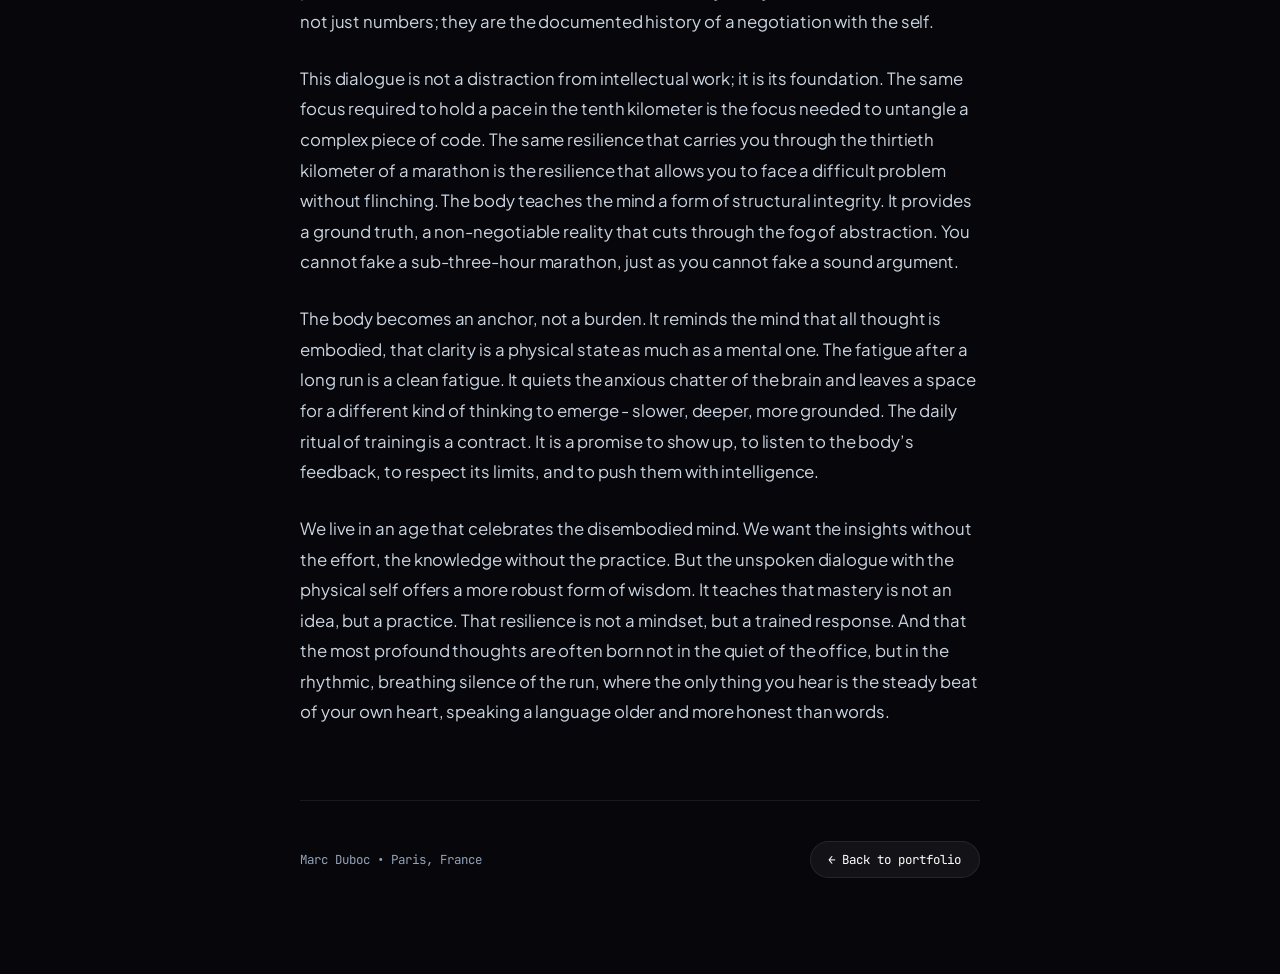
<file: essays/unspoken-dialogue/index.html>
<!doctype html>
<html lang="en">
  <head>
    <meta charset="UTF-8" />
    <meta name="viewport" content="width=device-width, initial-scale=1.0" />
    <title>The Unspoken Dialogue · Marc Duboc</title>
    <meta name="description" content="On the grounding honesty of physical effort and its dialogue with the intellectual mind." />
    <meta name="author" content="Marc Duboc" />

    <!-- Canonical URL -->
    <link rel="canonical" href="https://promaa.tech/essays/unspoken-dialogue/" />

    <!-- Open Graph / Facebook / LinkedIn -->
    <meta property="og:type" content="article" />
    <meta property="og:url" content="https://promaa.tech/essays/unspoken-dialogue/" />
    <meta property="og:title" content="The Unspoken Dialogue · Marc Duboc" />
    <meta property="og:description" content="On the grounding honesty of physical effort and its dialogue with the intellectual mind." />
    <meta property="og:image" content="https://promaa.tech/assets/images/og.png" />
    <meta property="og:image:width" content="1200" />
    <meta property="og:image:height" content="630" />
    <meta property="og:site_name" content="Marc Duboc" />
    <meta property="article:published_time" content="2025-10-17" />
    <meta property="article:author" content="https://promaa.tech/" />

    <!-- Twitter / X -->
    <meta name="twitter:card" content="summary_large_image" />
    <meta name="twitter:url" content="https://promaa.tech/essays/unspoken-dialogue/" />
    <meta name="twitter:title" content="The Unspoken Dialogue · Marc Duboc" />
    <meta name="twitter:description" content="On the grounding honesty of physical effort and its dialogue with the intellectual mind." />
    <meta name="twitter:image" content="https://promaa.tech/assets/images/og.png" />
    <meta name="twitter:creator" content="@proma__" />
    <meta name="twitter:site" content="@proma__" />

    <!-- Google Fonts Preconnect & Preload -->
    <link rel="preconnect" href="https://fonts.googleapis.com" />
    <link rel="preconnect" href="https://fonts.gstatic.com" crossorigin />
    <link rel="preload" as="style" href="https://fonts.googleapis.com/css2?family=JetBrains+Mono:wght@400;500;700&family=Plus+Jakarta+Sans:ital,wght@0,300;0,400;0,500;0,600;0,700;1,400&family=Syne:wght@600;700;800&display=swap" />
    <link href="https://fonts.googleapis.com/css2?family=JetBrains+Mono:wght@400;500;700&family=Plus+Jakarta+Sans:ital,wght@0,300;0,400;0,500;0,600;0,700;1,400&family=Syne:wght@600;700;800&display=swap" rel="stylesheet" />

    <!-- Favicon -->
    <link rel="icon" type="image/svg+xml" href="../../favicon.svg" />

    <!-- JSON-LD Structured Data: BlogPosting -->
    <script type="application/ld+json">
    {
      "@context": "https://schema.org",
      "@type": "BlogPosting",
      "headline": "The Unspoken Dialogue",
      "description": "On the grounding honesty of physical effort and its dialogue with the intellectual mind.",
      "url": "https://promaa.tech/essays/unspoken-dialogue/",
      "image": "https://promaa.tech/assets/images/og.png",
      "datePublished": "2025-10-17",
      "dateModified": "2025-10-17",
      "author": {
        "@type": "Person",
        "name": "Marc Duboc",
        "jobTitle": "Electrical & Embedded Systems Engineer",
        "url": "https://promaa.tech/",
        "sameAs": [
          "https://github.com/promaaa",
          "https://linkedin.com/in/marc-duboc-072932316",
          "https://x.com/proma__",
          "https://www.youtube.com/@promaa_"
        ]
      },
      "publisher": {
        "@type": "Person",
        "name": "Marc Duboc",
        "url": "https://promaa.tech/"
      },
      "mainEntityOfPage": {
        "@type": "WebPage",
        "@id": "https://promaa.tech/essays/unspoken-dialogue/"
      }
    }
    </script>

    <style>
      :root {
        --bg-color: #07070b;
        --surface-color: rgba(14, 14, 20, 0.95);
        --text-primary: #ffffff;
        --text-secondary: #cbd5e1;
        --text-muted: #94a3b8;
        --text-dim: #64748b;
        --border-subtle: rgba(255, 255, 255, 0.08);
        --border-medium: rgba(255, 255, 255, 0.16);
        --accent-silver: #e2e8f0;
        --accent-wave: #FF9FFC;
        --font-display: 'Syne', -apple-system, BlinkMacSystemFont, sans-serif;
        --font-body: 'Plus Jakarta Sans', -apple-system, BlinkMacSystemFont, sans-serif;
        --font-mono: 'JetBrains Mono', monospace;
        --ease-out: cubic-bezier(0.16, 1, 0.3, 1);
      }

      *, *::before, *::after {
        box-sizing: border-box;
        margin: 0;
        padding: 0;
      }

      html {
        background-color: var(--bg-color);
        color: var(--text-primary);
        font-family: var(--font-body);
        -webkit-font-smoothing: antialiased;
        -moz-osx-font-smoothing: grayscale;
        scroll-behavior: smooth;
      }

      body {
        min-height: 100vh;
        display: flex;
        flex-direction: column;
        align-items: center;
        padding: 2.5rem 1.5rem 6rem;
      }

      /* Reading Container */
      .reading-layout {
        width: 100%;
        max-width: 680px;
        margin: 0 auto;
      }

      /* Top Navigation Bar */
      .essay-top-nav {
        display: flex;
        justify-content: space-between;
        align-items: center;
        margin-bottom: 3.5rem;
        padding-bottom: 1.25rem;
        border-bottom: 1px solid var(--border-subtle);
      }

      .back-link {
        display: inline-flex;
        align-items: center;
        gap: 0.5rem;
        font-family: var(--font-mono);
        font-size: 0.8rem;
        color: var(--text-muted);
        text-decoration: none;
        transition: color 0.2s ease;
      }

      .back-link:hover {
        color: var(--text-primary);
      }

      .essay-meta-tag {
        font-family: var(--font-mono);
        font-size: 0.75rem;
        color: var(--text-dim);
        letter-spacing: 0.08em;
      }

      /* Hero Image */
      .essay-hero-figure {
        width: 100%;
        margin-bottom: 2.75rem;
        border-radius: 16px;
        overflow: hidden;
        border: 1px solid var(--border-subtle);
        background: var(--surface-color);
        box-shadow: 0 16px 40px rgba(0, 0, 0, 0.5);
      }

      .essay-hero-img {
        width: 100%;
        height: auto;
        display: block;
        object-fit: cover;
      }

      /* Header */
      .essay-header {
        margin-bottom: 2.5rem;
      }

      .essay-kicker {
        font-family: var(--font-mono);
        font-size: 0.72rem;
        font-weight: 700;
        letter-spacing: 0.16em;
        text-transform: uppercase;
        color: var(--text-muted);
        margin-bottom: 0.75rem;
      }

      .essay-title {
        font-family: var(--font-display);
        font-size: clamp(2.2rem, 5vw, 3.2rem);
        font-weight: 700;
        letter-spacing: -0.03em;
        line-height: 1.1;
        color: var(--text-primary);
        margin-bottom: 1rem;
      }

      .essay-subtitle {
        font-size: 1.15rem;
        line-height: 1.6;
        color: var(--text-secondary);
        font-style: italic;
        font-weight: 300;
        padding-bottom: 1.75rem;
        border-bottom: 1px solid var(--border-subtle);
      }

      /* Prose Typography */
      .essay-prose {
        display: flex;
        flex-direction: column;
        gap: 1.65rem;
      }

      .essay-prose p {
        font-size: 1.05rem;
        line-height: 1.82;
        color: var(--text-secondary);
        letter-spacing: -0.005em;
      }

      .essay-prose p:first-of-type::first-letter {
        font-family: var(--font-display);
        font-size: 3.2rem;
        float: left;
        line-height: 0.85;
        margin: 0.15rem 0.65rem 0 0;
        color: var(--text-primary);
        font-weight: 700;
      }

      /* Footer */
      .essay-footer {
        margin-top: 4.5rem;
        padding-top: 2.5rem;
        border-top: 1px solid var(--border-subtle);
        display: flex;
        justify-content: space-between;
        align-items: center;
        flex-wrap: wrap;
        gap: 1rem;
      }

      .footer-author {
        font-family: var(--font-mono);
        font-size: 0.78rem;
        color: var(--text-muted);
      }

      .footer-back-btn {
        display: inline-flex;
        align-items: center;
        gap: 0.4rem;
        padding: 0.55rem 1.1rem;
        border-radius: 9999px;
        background: rgba(255, 255, 255, 0.05);
        border: 1px solid var(--border-subtle);
        color: var(--text-primary);
        font-family: var(--font-mono);
        font-size: 0.78rem;
        text-decoration: none;
        transition: all 0.2s ease;
      }

      .reading-progress {
        position: fixed;
        top: 0;
        left: 0;
        height: 3px;
        background: linear-gradient(90deg, #5227FF, #FF9FFC, #ffffff);
        width: 0%;
        z-index: 1000;
        transition: width 0.08s linear;
      }

      @media (max-width: 640px) {
        body {
          padding: 1.5rem 1.1rem 4.5rem;
        }

        .essay-top-nav {
          margin-bottom: 2rem;
        }

        .essay-hero-figure {
          margin-bottom: 2rem;
          border-radius: 12px;
        }

        .essay-header {
          margin-bottom: 2rem;
        }

        .essay-title {
          font-size: clamp(1.85rem, 8vw, 2.4rem);
        }

        .essay-subtitle {
          font-size: 1.02rem;
          padding-bottom: 1.25rem;
        }

        .essay-prose p {
          font-size: 0.98rem;
          line-height: 1.76;
        }

        .essay-prose p:first-of-type::first-letter {
          font-size: 2.75rem;
          margin: 0.1rem 0.5rem 0 0;
        }

        .essay-footer {
          margin-top: 3.5rem;
          padding-top: 2rem;
        }
      }
    </style>
  </head>
  <body>
    <div id="reading-progress" class="reading-progress" aria-hidden="true"></div>
    <main class="reading-layout">
      <!-- Top Navigation -->
      <nav class="essay-top-nav">
        <a href="../../" class="back-link">
          <span>←</span>
          <span>Marc Duboc</span>
        </a>
        <span class="essay-meta-tag"><time datetime="2025-10-17">Oct 17, 2025</time> • Essay</span>
      </nav>

      <!-- Hero Image -->
      <figure class="essay-hero-figure">
        <img
          src="./picture.png"
          alt="The Unspoken Dialogue · Marc Duboc"
          class="essay-hero-img"
          loading="lazy"
          decoding="async"
          width="680"
          height="382"
        />
      </figure>

      <!-- Essay Header -->
      <header class="essay-header">
        <div class="essay-kicker">01 / Essay</div>
        <h1 class="essay-title">The Unspoken Dialogue</h1>
        <p class="essay-subtitle">
          On the grounding honesty of physical effort and its dialogue with the intellectual mind.
        </p>
      </header>

      <!-- Article Prose -->
      <article class="essay-prose">
        <p>
          The mind likes to believe it is sovereign. It builds worlds from logic, floats in the clean ether of abstraction, and forgets the machine of blood and bone that carries it. We spend our days in the quiet hum of screens, where the only effort is the click of a key, the scroll of a mouse. The body becomes a ghost, a background process we notice only when it fails. But thought without a body is a kite without a string. It drifts, untethered, and mistakes its own altitude for truth.
        </p>

        <p>
          There is another way: the unspoken dialogue. It is the conversation you have with yourself when the only interface is effort. For twelve years, my dialogue was the sprint. A language of explosive power, of pure, violent presence. The hundred-meter dash is a brutal education in honesty. There is no room for negotiation. The body speaks in milliseconds, in the precise angle of the foot, in the burn of lactic acid. It teaches the mind to be here, now, entirely. You cannot cheat the clock. You learn that peak performance is not a mood; it is a physical state, earned through relentless, focused repetition.
        </p>

        <p>
          Then the dialogue changed. The sprint’s sharp monologue became the long, patient conversation of the run. Four years of endurance, where the currency is not power, but resilience. The body learns a new grammar. A 17-minute 5k is not a burst; it is a sustained argument against the desire to quit. A 38-minute 10k is a lesson in pacing, in knowing when to push and when to hold back. An hour and twenty-five minutes for a half-marathon teaches you the art of managing discomfort, of making a home in the pain. And a three-hour marathon is a full-blown treaty with your own limits. These are not just numbers; they are the documented history of a negotiation with the self.
        </p>

        <p>
          This dialogue is not a distraction from intellectual work; it is its foundation. The same focus required to hold a pace in the tenth kilometer is the focus needed to untangle a complex piece of code. The same resilience that carries you through the thirtieth kilometer of a marathon is the resilience that allows you to face a difficult problem without flinching. The body teaches the mind a form of structural integrity. It provides a ground truth, a non-negotiable reality that cuts through the fog of abstraction. You cannot fake a sub-three-hour marathon, just as you cannot fake a sound argument.
        </p>

        <p>
          The body becomes an anchor, not a burden. It reminds the mind that all thought is embodied, that clarity is a physical state as much as a mental one. The fatigue after a long run is a clean fatigue. It quiets the anxious chatter of the brain and leaves a space for a different kind of thinking to emerge - slower, deeper, more grounded. The daily ritual of training is a contract. It is a promise to show up, to listen to the body’s feedback, to respect its limits, and to push them with intelligence.
        </p>

        <p>
          We live in an age that celebrates the disembodied mind. We want the insights without the effort, the knowledge without the practice. But the unspoken dialogue with the physical self offers a more robust form of wisdom. It teaches that mastery is not an idea, but a practice. That resilience is not a mindset, but a trained response. And that the most profound thoughts are often born not in the quiet of the office, but in the rhythmic, breathing silence of the run, where the only thing you hear is the steady beat of your own heart, speaking a language older and more honest than words.
        </p>
      </article>

      <!-- Footer -->
      <footer class="essay-footer">
        <span class="footer-author">Marc Duboc • Paris, France</span>
        <a href="../../" class="footer-back-btn">
          <span>← Back to portfolio</span>
        </a>
      </footer>
    </main>

    <script>
      window.addEventListener('scroll', () => {
        const winScroll = document.documentElement.scrollTop || document.body.scrollTop;
        const height = document.documentElement.scrollHeight - document.documentElement.clientHeight;
        const scrolled = height > 0 ? (winScroll / height) * 100 : 0;
        const bar = document.getElementById('reading-progress');
        if (bar) bar.style.width = scrolled + '%';
      }, { passive: true });
    </script>
  </body>
</html>
</file>
<file: assets/css/style.css>
/* ==========================================================================
   Marc Duboc / Minimalist Silver & Monochrome Design System
   Pure Static • High Performance • Fully Responsive on All Devices
   ========================================================================== */

:root {
  /* Core Background & Obsidian Palette */
  --bg-primary: #06060a;
  --bg-subtle: #090910;
  
  /* Silver & Monochrome Palette */
  --silver-bright: #ffffff;
  --silver-light: #f1f5f9;
  --silver-pure: #e2e8f0;
  --silver-medium: #cbd5e1;
  --silver-muted: #94a3b8;
  --silver-dim: #64748b;
  --silver-dark: #334155;
  
  /* Glass & Surfaces (Refined Obsidian Glass) */
  --silver-surface: rgba(10, 10, 16, 0.94);
  --silver-surface-hover: rgba(16, 16, 26, 0.98);
  --silver-surface-card: rgba(12, 12, 20, 0.90);
  --silver-surface-card-hover: rgba(18, 18, 30, 0.96);
  --glass-dock: rgba(10, 10, 16, 0.78);
  
  /* Hairline Borders */
  --silver-border-subtle: rgba(255, 255, 255, 0.08);
  --silver-border: rgba(255, 255, 255, 0.14);
  --silver-border-hover: rgba(255, 255, 255, 0.32);
  --silver-border-glow: rgba(255, 255, 255, 0.45);
  
  /* Typography */
  --font-display: 'Syne', -apple-system, BlinkMacSystemFont, 'Segoe UI', Roboto, sans-serif;
  --font-body: 'Plus Jakarta Sans', -apple-system, BlinkMacSystemFont, 'Segoe UI', Roboto, sans-serif;
  --font-mono: 'JetBrains Mono', ui-monospace, SFMono-Regular, Menlo, Monaco, Consolas, monospace;
  
  /* Motion & Layout */
  --ease-out: cubic-bezier(0.16, 1, 0.3, 1);
  --ease-smooth: cubic-bezier(0.4, 0, 0.2, 1);
  --container-max: 980px;
}

*, *::before, *::after {
  box-sizing: border-box;
  margin: 0;
  padding: 0;
}

html {
  scroll-behavior: smooth;
  background-color: var(--bg-primary);
  color: var(--silver-bright);
  font-family: var(--font-body);
  -webkit-font-smoothing: antialiased;
  -moz-osx-font-smoothing: grayscale;
  text-rendering: optimizeLegibility;
  -webkit-text-size-adjust: 100%;
}

body {
  min-height: 100vh;
  min-height: 100dvh;
  position: relative;
  overflow-x: hidden;
  background-color: var(--bg-primary);
  -webkit-tap-highlight-color: transparent;
}

/* Accessible Focus Styles */
:focus-visible {
  outline: 2px solid var(--silver-bright);
  outline-offset: 3px;
  border-radius: 4px;
}

/* Custom Scrollbar */
::-webkit-scrollbar {
  width: 6px;
  height: 6px;
}
::-webkit-scrollbar-track {
  background: var(--bg-primary);
}
::-webkit-scrollbar-thumb {
  background: rgba(255, 255, 255, 0.16);
  border-radius: 3px;
}
::-webkit-scrollbar-thumb:hover {
  background: rgba(255, 255, 255, 0.32);
}

/* Selection */
::selection {
  background: rgba(255, 255, 255, 0.22);
  color: #ffffff;
}

/* Persistent Background Canvas */
.waves-bg-container {
  position: fixed;
  inset: 0;
  width: 100vw;
  height: 100vh;
  height: 100dvh;
  z-index: 1;
  pointer-events: none;
}

/* Atmospheric Overlay Vignette */
.overlay-vignette {
  position: fixed;
  inset: 0;
  background: radial-gradient(
    circle at 50% 40%,
    rgba(6, 6, 10, 0.2) 0%,
    rgba(6, 6, 10, 0.82) 100%
  );
  pointer-events: none;
  z-index: 2;
}

/* Responsive Main Container */
.container {
  width: 100%;
  max-width: var(--container-max);
  margin: 0 auto;
  padding-left: clamp(1.2rem, 4vw, 2rem);
  padding-right: clamp(1.2rem, 4vw, 2rem);
}

/* ==========================================================================
   Floating Quick-Dock Header (Active on Scroll)
   ========================================================================== */
.floating-dock-header {
  position: fixed;
  top: 1rem;
  left: 0;
  right: 0;
  z-index: 100;
  display: flex;
  justify-content: center;
  pointer-events: none;
  opacity: 0;
  transform: translateY(-12px);
  transition: opacity 0.3s var(--ease-out), transform 0.3s var(--ease-out);
}

.floating-dock-header.is-scrolled {
  opacity: 1;
  transform: translateY(0);
  pointer-events: auto;
}

.dock-pill {
  display: inline-flex;
  align-items: center;
  gap: 0.75rem;
  padding: 0.45rem 1rem;
  border-radius: 9999px;
  background: var(--glass-dock);
  backdrop-filter: blur(20px);
  -webkit-backdrop-filter: blur(20px);
  border: 1px solid var(--silver-border);
  box-shadow: 0 12px 36px rgba(0, 0, 0, 0.5), 0 0 0 1px rgba(255, 255, 255, 0.05);
}

.dock-logo {
  font-family: var(--font-display);
  font-size: 0.85rem;
  font-weight: 700;
  color: var(--silver-bright);
  text-decoration: none;
  letter-spacing: -0.02em;
  padding-right: 0.35rem;
  border-right: 1px solid var(--silver-border-subtle);
}

.dock-nav {
  display: flex;
  align-items: center;
  gap: 0.85rem;
}

.dock-link {
  font-family: var(--font-body);
  font-size: 0.8rem;
  font-weight: 500;
  color: var(--silver-muted);
  text-decoration: none;
  transition: color 0.2s ease;
  letter-spacing: 0.01em;
}

.dock-link:hover {
  color: var(--silver-bright);
}

.dock-top-btn {
  font-family: var(--font-mono);
  font-size: 0.75rem;
  color: var(--silver-dim);
  text-decoration: none;
  padding: 0.2rem 0.5rem;
  border-radius: 9999px;
  background: rgba(255, 255, 255, 0.04);
  border: 1px solid var(--silver-border-subtle);
  transition: all 0.2s ease;
  margin-left: 0.25rem;
}

.dock-top-btn:hover {
  color: var(--silver-bright);
  background: rgba(255, 255, 255, 0.1);
}

/* ==========================================================================
   1. Hero Landing Viewport (100vh / 100dvh)
   ========================================================================== */
.hero-viewport {
  position: relative;
  z-index: 10;
  width: 100%;
  min-height: 100vh;
  min-height: 100dvh;
  display: flex;
  flex-direction: column;
  justify-content: space-between;
  align-items: center;
  padding: clamp(2rem, 5vh, 3.5rem) clamp(1.2rem, 4vw, 2.5rem);
  padding-top: max(clamp(2rem, 5vh, 3.5rem), env(safe-area-inset-top));
  padding-bottom: max(clamp(1.5rem, 4vh, 2.5rem), env(safe-area-inset-bottom));
  animation: fadeInPure 1.1s var(--ease-out) forwards;
}

@keyframes fadeInPure {
  0% {
    opacity: 0;
    transform: translateY(14px);
  }
  100% {
    opacity: 1;
    transform: translateY(0);
  }
}

.hero-center {
  margin: auto 0;
  text-align: center;
  display: flex;
  flex-direction: column;
  align-items: center;
  gap: 0.75rem;
  user-select: none;
  max-width: 90vw;
}

.hero-title {
  font-family: var(--font-display);
  font-size: clamp(2.4rem, 7.8vw, 5.2rem);
  font-weight: 700;
  letter-spacing: -0.035em;
  line-height: 1.04;
  color: var(--silver-bright);
  text-shadow: 0 4px 40px rgba(0, 0, 0, 0.7);
  word-break: break-word;
}

.hero-subtitle {
  font-family: var(--font-body);
  font-size: clamp(0.95rem, 2.2vw, 1.22rem);
  font-weight: 400;
  letter-spacing: -0.01em;
  color: var(--silver-medium);
  max-width: 600px;
  line-height: 1.45;
}

.hero-location-row {
  display: inline-flex;
  align-items: center;
  gap: 0.6rem;
  margin-top: 0.4rem;
}

.hero-location {
  font-family: var(--font-mono);
  font-size: clamp(0.68rem, 1.8vw, 0.75rem);
  font-weight: 500;
  letter-spacing: 0.16em;
  text-transform: uppercase;
  color: var(--silver-muted);
}

.hero-status {
  display: inline-flex;
  align-items: center;
  gap: 0.4rem;
  font-family: var(--font-mono);
  font-size: 0.68rem;
  font-weight: 500;
  letter-spacing: 0.05em;
  color: var(--silver-medium);
  background: rgba(255, 255, 255, 0.04);
  border: 1px solid var(--silver-border);
  border-radius: 9999px;
  padding: 0.25rem 0.75rem;
}

.status-dot {
  width: 6px;
  height: 6px;
  border-radius: 50%;
  background: #4ade80;
  box-shadow: 0 0 8px rgba(74, 222, 128, 0.7);
}

/* Minimalist Hero Navigation Pill */
.hero-footer-nav {
  width: 100%;
  display: flex;
  flex-direction: column;
  align-items: center;
  gap: 1.25rem;
}

.nav-pill {
  display: inline-flex;
  align-items: center;
  justify-content: center;
  flex-wrap: wrap;
  gap: 0.85rem 1.1rem;
  padding: 0.65rem 1.4rem;
  border-radius: 9999px;
  background: rgba(10, 10, 16, 0.65);
  backdrop-filter: blur(24px);
  -webkit-backdrop-filter: blur(24px);
  border: 1px solid var(--silver-border);
  box-shadow: 0 10px 32px rgba(0, 0, 0, 0.45);
  max-width: 96vw;
}

.nav-link-btn, .nav-item {
  font-family: var(--font-body);
  font-size: 0.85rem;
  font-weight: 500;
  color: var(--silver-muted);
  text-decoration: none;
  background: none;
  border: none;
  cursor: pointer;
  padding: 0.2rem 0;
  transition: all 0.25s ease;
  letter-spacing: 0.01em;
  display: inline-flex;
  align-items: center;
}

.nav-link-btn:hover, .nav-item:hover {
  color: var(--silver-bright);
  text-shadow: 0 0 12px rgba(255, 255, 255, 0.6);
}

.nav-link-btn:active, .nav-item:active {
  transform: scale(0.96);
}

.nav-sep {
  color: rgba(255, 255, 255, 0.18);
  font-size: 0.65rem;
  user-select: none;
}

.scroll-hint {
  font-family: var(--font-mono);
  font-size: 0.72rem;
  letter-spacing: 0.14em;
  color: var(--silver-dim);
  text-decoration: none;
  transition: all 0.2s ease;
  display: inline-flex;
  align-items: center;
  gap: 0.4rem;
  padding: 0.4rem 0.8rem;
  border-radius: 9999px;
  background: rgba(255, 255, 255, 0.02);
  border: 1px solid transparent;
}

.scroll-hint:hover {
  color: var(--silver-bright);
  background: rgba(255, 255, 255, 0.05);
  border-color: var(--silver-border-subtle);
  transform: translateY(2px);
}

/* ==========================================================================
   2. Main Content & Silver Section Architecture
   ========================================================================== */
.content-wrapper {
  position: relative;
  z-index: 10;
  padding-bottom: clamp(4rem, 8vh, 6rem);
}

.page-section {
  padding: clamp(3.5rem, 8vw, 6rem) 0;
  content-visibility: auto;
  contain-intrinsic-size: 1px 650px;
}

/* Minimalist Section Header */
.section-header {
  margin-bottom: clamp(1.75rem, 4vw, 2.75rem);
}

.section-kicker {
  font-family: var(--font-mono);
  font-size: 0.72rem;
  font-weight: 600;
  letter-spacing: 0.16em;
  text-transform: uppercase;
  color: var(--silver-muted);
  margin-bottom: 0.65rem;
  display: flex;
  align-items: center;
  gap: 0.5rem;
}

.kicker-dot {
  width: 5px;
  height: 5px;
  border-radius: 50%;
  background: var(--silver-medium);
  box-shadow: 0 0 6px rgba(203, 213, 225, 0.5);
}

.section-title {
  font-family: var(--font-display);
  font-size: clamp(1.75rem, 4.2vw, 2.6rem);
  font-weight: 700;
  letter-spacing: -0.03em;
  line-height: 1.16;
  color: var(--silver-bright);
  margin-bottom: 0.75rem;
}

.section-intro {
  font-size: clamp(0.92rem, 1.8vw, 1.02rem);
  color: var(--silver-medium);
  max-width: 640px;
  line-height: 1.62;
}

/* Silver Glass Panel */
.silver-panel {
  background: var(--silver-surface);
  backdrop-filter: blur(24px);
  -webkit-backdrop-filter: blur(24px);
  border: 1px solid var(--silver-border);
  border-radius: 18px;
  padding: clamp(1.4rem, 3.5vw, 2.25rem);
  box-shadow: 0 16px 48px rgba(0, 0, 0, 0.45);
  transition: border-color 0.3s ease, box-shadow 0.3s ease;
}

.silver-panel:hover {
  border-color: var(--silver-border-hover);
  box-shadow: 0 20px 54px rgba(0, 0, 0, 0.55);
}

/* ==========================================================================
   3. Works Section (Fluid Grid & Interactive Cards)
   ========================================================================== */
.works-grid {
  display: grid;
  grid-template-columns: repeat(auto-fill, minmax(min(100%, 360px), 1fr));
  gap: clamp(1rem, 2.5vw, 1.35rem);
}

.work-card {
  display: flex;
  flex-direction: column;
  justify-content: space-between;
  padding: clamp(1.3rem, 3vw, 1.75rem);
  border-radius: 14px;
  background: var(--silver-surface-card);
  backdrop-filter: blur(24px);
  -webkit-backdrop-filter: blur(24px);
  border: 1px solid var(--silver-border-subtle);
  box-shadow: 0 10px 32px rgba(0, 0, 0, 0.45);
  text-decoration: none;
  transition: all 0.28s var(--ease-out);
  position: relative;
  overflow: hidden;
  cursor: pointer;
}

.work-card::before {
  content: '';
  position: absolute;
  top: 0;
  left: 0;
  right: 0;
  height: 1px;
  background: linear-gradient(90deg, transparent, rgba(255, 255, 255, 0.35), transparent);
  opacity: 0;
  transition: opacity 0.3s ease;
}

.work-card:hover {
  background: var(--silver-surface-card-hover);
  border-color: var(--silver-border-hover);
  transform: translateY(-3px);
  box-shadow: 0 16px 40px rgba(0, 0, 0, 0.55);
}

.work-card:active {
  transform: translateY(-1px) scale(0.99);
}

.work-card:hover::before {
  opacity: 1;
}

.work-card-top {
  display: flex;
  justify-content: space-between;
  align-items: flex-start;
  flex-wrap: wrap;
  gap: 0.65rem 0.85rem;
  margin-bottom: 0.85rem;
}

.work-card-title {
  font-family: var(--font-display);
  font-size: clamp(1.08rem, 2vw, 1.2rem);
  font-weight: 700;
  color: var(--silver-bright);
  letter-spacing: -0.015em;
  line-height: 1.28;
  flex: 1;
  min-width: 200px;
}

.work-card-title-link {
  color: inherit;
  text-decoration: none;
  display: inline-flex;
  align-items: center;
  gap: 0.35rem;
  transition: color 0.2s ease;
}

.work-card-title-link:hover {
  color: #ffffff;
}

.work-card-tag {
  font-family: var(--font-mono);
  font-size: 0.68rem;
  font-weight: 500;
  padding: 0.25rem 0.6rem;
  border-radius: 5px;
  background: rgba(255, 255, 255, 0.05);
  color: var(--silver-muted);
  border: 1px solid var(--silver-border-subtle);
  line-height: 1.2;
}

.work-card-desc {
  font-size: 0.9rem;
  line-height: 1.64;
  color: var(--silver-muted);
  margin-bottom: 1.35rem;
}

.work-card-footer {
  display: flex;
  justify-content: space-between;
  align-items: center;
  padding-top: 0.95rem;
  border-top: 1px solid rgba(255, 255, 255, 0.06);
  gap: 0.75rem;
  flex-wrap: wrap;
}

.work-card-actions {
  display: flex;
  align-items: center;
  gap: 0.65rem;
  flex-wrap: wrap;
}

.work-card-link-text {
  font-family: var(--font-body);
  font-size: 0.82rem;
  font-weight: 600;
  color: var(--silver-bright);
  text-decoration: none;
  transition: color 0.2s ease, text-shadow 0.2s ease;
  display: inline-flex;
  align-items: center;
  gap: 0.35rem;
  padding: 0.3rem 0.55rem;
  border-radius: 5px;
  background: rgba(255, 255, 255, 0.03);
  border: 1px solid var(--silver-border-subtle);
}

.work-card-link-text:hover,
.work-card:hover .work-card-link-text {
  color: #ffffff;
  background: rgba(255, 255, 255, 0.08);
  border-color: var(--silver-border);
  text-shadow: 0 0 10px rgba(255, 255, 255, 0.4);
}

.work-card-sub-link {
  display: inline-flex;
  align-items: center;
  gap: 0.38rem;
  font-family: var(--font-mono);
  font-size: 0.72rem;
  color: var(--silver-muted);
  text-decoration: none;
  padding: 0.3rem 0.6rem;
  border-radius: 5px;
  background: rgba(255, 255, 255, 0.03);
  border: 1px solid var(--silver-border-subtle);
  transition: all 0.2s ease;
  position: relative;
  z-index: 2;
}

.work-card-sub-link:hover {
  color: var(--silver-bright);
  background: rgba(255, 255, 255, 0.09);
  border-color: var(--silver-border-hover);
  transform: translateY(-1px);
}

.work-card-sub-link .link-svg {
  flex-shrink: 0;
  width: 13px;
  height: 13px;
}

.work-card-sub-link .sub-arrow {
  font-size: 0.7rem;
  opacity: 0.8;
}

.work-card-index {
  font-family: var(--font-mono);
  font-size: 0.72rem;
  color: var(--silver-dim);
}

/* ==========================================================================
   4. About Section (Responsive Architecture)
   ========================================================================== */
.about-grid {
  display: grid;
  grid-template-columns: 1.25fr 1fr;
  gap: clamp(1.75rem, 4vw, 3rem);
  align-items: start;
}

.about-narrative {
  display: flex;
  flex-direction: column;
  gap: 1.35rem;
}

.about-headline {
  font-family: var(--font-display);
  font-size: clamp(1.45rem, 3vw, 1.88rem);
  font-weight: 700;
  line-height: 1.24;
  letter-spacing: -0.025em;
  color: var(--silver-bright);
}

.about-p {
  font-size: clamp(0.94rem, 1.6vw, 1.05rem);
  line-height: 1.82;
  color: var(--silver-medium);
  letter-spacing: -0.005em;
}

.about-side {
  display: flex;
  flex-direction: column;
  gap: 1.6rem;
}

.about-block {
  display: flex;
  flex-direction: column;
  gap: 0.5rem;
}

.about-label {
  font-family: var(--font-mono);
  font-size: 0.68rem;
  font-weight: 700;
  letter-spacing: 0.14em;
  color: var(--silver-muted);
  text-transform: uppercase;
}

.about-val {
  font-size: 0.92rem;
  line-height: 1.65;
  color: var(--silver-medium);
}

.about-val strong {
  color: var(--silver-bright);
  font-weight: 600;
}

.caps-pills {
  display: flex;
  flex-wrap: wrap;
  gap: 0.45rem;
  margin-top: 0.2rem;
}

.cap-pill {
  font-family: var(--font-mono);
  font-size: 0.72rem;
  padding: 0.28rem 0.6rem;
  border-radius: 5px;
  background: rgba(255, 255, 255, 0.04);
  border: 1px solid var(--silver-border-subtle);
  color: var(--silver-medium);
  transition: all 0.2s ease;
  user-select: none;
}

.cap-pill:hover {
  background: rgba(255, 255, 255, 0.09);
  color: var(--silver-bright);
  border-color: var(--silver-border);
  transform: translateY(-1px);
}

.about-essays-list {
  display: flex;
  flex-direction: column;
  gap: 0.45rem;
  margin-top: 0.25rem;
}

.about-essay-link {
  font-size: 0.88rem;
  color: var(--silver-bright);
  text-decoration: none;
  transition: all 0.2s ease;
  padding: 0.25rem 0;
  display: inline-flex;
  align-items: center;
  gap: 0.25rem;
}

.about-essay-link:hover {
  color: #ffffff;
  transform: translateX(3px);
}

/* ==========================================================================
   5. Favorite Books Section (Fluid & Minimalist)
   ========================================================================== */
.books-grid {
  display: grid;
  grid-template-columns: repeat(auto-fit, minmax(min(100%, 260px), 1fr));
  gap: clamp(1rem, 2.5vw, 1.25rem);
  margin-bottom: 1.75rem;
}

.book-card-small {
  display: flex;
  flex-direction: column;
  padding: 1.25rem;
  border-radius: 12px;
  background: var(--silver-surface-card);
  backdrop-filter: blur(24px);
  -webkit-backdrop-filter: blur(24px);
  border: 1px solid var(--silver-border-subtle);
  box-shadow: 0 8px 24px rgba(0, 0, 0, 0.4);
  transition: all 0.25s var(--ease-out);
}

.book-card-small:hover {
  background: var(--silver-surface-card-hover);
  border-color: var(--silver-border-hover);
  transform: translateY(-3px);
}

.book-cover-wrap-small {
  width: 100%;
  aspect-ratio: 2 / 3;
  border-radius: 8px;
  overflow: hidden;
  margin-bottom: 0.95rem;
  border: 1px solid var(--silver-border-subtle);
  background: rgba(0, 0, 0, 0.6);
  position: relative;
}

.book-cover-img {
  width: 100%;
  height: 100%;
  object-fit: cover;
  display: block;
  transition: transform 0.35s ease;
}

.book-card-small:hover .book-cover-img {
  transform: scale(1.03);
}

.book-genre-tag {
  font-family: var(--font-mono);
  font-size: 0.65rem;
  color: var(--silver-muted);
  text-transform: uppercase;
  letter-spacing: 0.08em;
  margin-bottom: 0.25rem;
}

.book-title {
  font-family: var(--font-display);
  font-size: 1.05rem;
  font-weight: 700;
  color: var(--silver-bright);
  letter-spacing: -0.015em;
  margin-bottom: 0.2rem;
  line-height: 1.3;
}

.book-author {
  font-family: var(--font-mono);
  font-size: 0.76rem;
  color: var(--silver-muted);
}

.books-links-bar {
  display: flex;
  justify-content: center;
  align-items: center;
  gap: 0.85rem;
  flex-wrap: wrap;
  padding: 1.15rem;
  border-radius: 12px;
  background: var(--silver-surface-card);
  border: 1px solid var(--silver-border-subtle);
}

.books-list-link {
  display: inline-flex;
  align-items: center;
  gap: 0.45rem;
  padding: 0.55rem 1.15rem;
  border-radius: 9999px;
  background: rgba(255, 255, 255, 0.04);
  border: 1px solid var(--silver-border);
  color: var(--silver-bright);
  font-family: var(--font-mono);
  font-size: 0.78rem;
  text-decoration: none;
  transition: all 0.2s ease;
}

.books-list-link:hover {
  background: rgba(255, 255, 255, 0.1);
  border-color: var(--silver-border-hover);
  transform: translateY(-1px);
}

.books-list-link:active {
  transform: scale(0.97);
}

/* ==========================================================================
   6. Contact Section & Coordinates
   ========================================================================== */
.contact-block {
  display: flex;
  flex-direction: column;
  align-items: center;
  text-align: center;
  padding: clamp(2.5rem, 6vw, 4rem) clamp(1.2rem, 4vw, 2.5rem);
  gap: 1.5rem;
}

.contact-email-btn {
  display: inline-flex;
  align-items: center;
  justify-content: center;
  gap: 0.65rem;
  padding: 0.85rem clamp(1.2rem, 3vw, 1.85rem);
  border-radius: 9999px;
  background: var(--silver-surface-card);
  backdrop-filter: blur(20px);
  -webkit-backdrop-filter: blur(20px);
  border: 1px solid var(--silver-border);
  color: var(--silver-bright);
  font-family: var(--font-mono);
  font-size: clamp(0.78rem, 2.5vw, 0.95rem);
  font-weight: 500;
  cursor: pointer;
  transition: all 0.25s ease;
  position: relative;
  text-decoration: none;
  max-width: 100%;
}

.contact-email-btn:hover {
  background: var(--silver-surface-card-hover);
  border-color: var(--silver-border-hover);
  transform: translateY(-2px);
  box-shadow: 0 10px 28px rgba(0, 0, 0, 0.4);
  color: var(--silver-bright);
}

.contact-email-btn:active {
  transform: translateY(0) scale(0.98);
}

.email-address-text {
  word-break: break-all;
}

.email-btn-icon-wrap {
  display: inline-flex;
  align-items: center;
  justify-content: center;
  color: var(--silver-muted);
  flex-shrink: 0;
  transition: color 0.2s ease;
}

.contact-email-btn:hover .email-btn-icon-wrap {
  color: var(--silver-bright);
}

.email-copy-icon {
  width: 15px;
  height: 15px;
  display: block;
}

.email-copy-icon.icon-success {
  display: none;
}

.contact-email-btn.copied .email-copy-icon.icon-default {
  display: none;
}

.contact-email-btn.copied .email-copy-icon.icon-success {
  display: block;
  color: #4ade80;
}

.email-btn-feedback {
  display: none;
  font-family: var(--font-mono);
  font-size: 0.75rem;
  letter-spacing: 0.1em;
  text-transform: uppercase;
  color: #4ade80;
}

.contact-email-btn.copied .email-btn-feedback {
  display: inline;
}

.contact-email-btn.copied .email-address-text {
  opacity: 0.65;
}

.contact-social-row {
  display: flex;
  align-items: center;
  gap: clamp(0.75rem, 2vw, 1.5rem);
  flex-wrap: wrap;
  justify-content: center;
  padding: 0.5rem 0;
}

.social-link {
  font-family: var(--font-mono);
  font-size: 0.82rem;
  color: var(--silver-muted);
  text-decoration: none;
  transition: color 0.2s ease;
  padding: 0.35rem 0.5rem;
  display: inline-flex;
  align-items: center;
}

.social-link:hover {
  color: var(--silver-bright);
}

/* Page Bottom Footer */
.site-bottom-footer {
  width: 100%;
  display: flex;
  justify-content: space-between;
  align-items: center;
  padding: 2.25rem 0;
  border-top: 1px solid rgba(255, 255, 255, 0.06);
  font-family: var(--font-mono);
  font-size: 0.75rem;
  color: var(--silver-dim);
  flex-wrap: wrap;
  gap: 1rem;
}

.back-to-top {
  color: var(--silver-muted);
  text-decoration: none;
  transition: color 0.2s ease;
  padding: 0.3rem 0;
}

.back-to-top:hover {
  color: var(--silver-bright);
}

/* ==========================================================================
   Responsive Breakpoints & Touch Ergonomics
   ========================================================================== */
@media (max-width: 768px) {
  .hero-viewport {
    padding-left: 1.25rem;
    padding-right: 1.25rem;
  }

  .nav-pill {
    gap: 0.6rem 0.85rem;
    padding: 0.55rem 1rem;
    border-radius: 24px;
  }

  .nav-link-btn, .nav-item {
    font-size: 0.82rem;
  }

  .dock-pill {
    padding: 0.4rem 0.85rem;
    gap: 0.55rem;
  }

  .dock-link {
    font-size: 0.75rem;
  }

  .about-grid {
    grid-template-columns: 1fr;
    gap: 2rem;
  }

  .works-grid {
    grid-template-columns: 1fr;
  }

  .silver-panel {
    padding: 1.4rem;
    border-radius: 14px;
  }
}

@media (max-width: 480px) {
  .nav-pill {
    border-radius: 20px;
    padding: 0.6rem 0.85rem;
    gap: 0.45rem 0.7rem;
  }

  .nav-sep {
    font-size: 0.55rem;
  }

  .hero-title {
    font-size: clamp(2.2rem, 11vw, 3.2rem);
  }

  .contact-block {
    padding: 2.2rem 1.1rem;
  }

  .contact-social-row {
    gap: 0.4rem 0.8rem;
  }

  .site-bottom-footer {
    flex-direction: column;
    align-items: center;
    text-align: center;
    gap: 0.75rem;
  }
}

/* ==========================================================================
   7. John Galt Full-Screen Cinematic Easter Egg
   ========================================================================== */
.galt-cinema-overlay {
  position: fixed;
  inset: 0;
  z-index: 100000;
  display: flex;
  flex-direction: column;
  align-items: center;
  justify-content: center;
  padding: clamp(1.5rem, 5vw, 3rem);
  background: rgba(3, 3, 7, 0.96);
  backdrop-filter: blur(36px);
  -webkit-backdrop-filter: blur(36px);
  opacity: 0;
  visibility: hidden;
  pointer-events: none;
  cursor: pointer;
  user-select: none;
  transition: opacity 0.8s cubic-bezier(0.16, 1, 0.3, 1), visibility 0.8s cubic-bezier(0.16, 1, 0.3, 1);
  overflow: hidden;
}

.galt-cinema-overlay.is-active {
  opacity: 1;
  visibility: visible;
  pointer-events: auto;
}

/* Ambient Anamorphic Light Flare & Energy Core */
.galt-cinema-glow {
  position: absolute;
  top: 50%;
  left: 50%;
  transform: translate(-50%, -50%);
  width: min(90vw, 750px);
  height: min(90vw, 750px);
  background: radial-gradient(
    circle,
    rgba(82, 39, 255, 0.32) 0%,
    rgba(255, 159, 252, 0.16) 35%,
    rgba(82, 39, 255, 0.05) 60%,
    transparent 75%
  );
  filter: blur(60px);
  pointer-events: none;
  opacity: 0;
  transition: opacity 1.8s ease;
}

.galt-cinema-overlay.is-active .galt-cinema-glow {
  opacity: 1;
  animation: galtCinemaPulse 6s ease-in-out infinite alternate;
}

@keyframes galtCinemaPulse {
  0% {
    transform: translate(-50%, -50%) scale(0.85);
    opacity: 0.7;
  }
  100% {
    transform: translate(-50%, -50%) scale(1.18);
    opacity: 1;
  }
}

/* Anamorphic Horizontal Horizon Beam */
.galt-anamorphic-beam {
  position: absolute;
  top: 50%;
  left: 0;
  right: 0;
  height: 2px;
  transform: translateY(-50%) scaleX(0);
  background: linear-gradient(
    90deg,
    transparent 0%,
    rgba(82, 39, 255, 0.4) 15%,
    rgba(255, 159, 252, 0.95) 45%,
    #ffffff 50%,
    rgba(255, 159, 252, 0.95) 55%,
    rgba(82, 39, 255, 0.4) 85%,
    transparent 100%
  );
  box-shadow: 0 0 30px rgba(255, 159, 252, 0.8), 0 0 60px rgba(82, 39, 255, 0.6);
  pointer-events: none;
  transition: transform 1.6s cubic-bezier(0.16, 1, 0.3, 1) 0.2s;
}

.galt-cinema-overlay.is-active .galt-anamorphic-beam {
  transform: translateY(-50%) scaleX(1);
}

/* Content Staging */
.galt-cinema-content {
  position: relative;
  z-index: 10;
  display: flex;
  flex-direction: column;
  align-items: center;
  justify-content: center;
  text-align: center;
  max-width: 1000px;
  gap: clamp(1.25rem, 3vw, 2rem);
}

/* Main Cinematic Title */
.galt-cinema-title-wrap {
  position: relative;
  overflow: visible;
  padding: 0.5rem 1rem;
}

.galt-cinema-title {
  font-family: var(--font-display);
  font-size: clamp(2.2rem, 7.5vw, 5.6rem);
  font-weight: 800;
  letter-spacing: clamp(0.15em, 1.4vw, 0.42em);
  line-height: 1.08;
  text-transform: uppercase;
  color: #ffffff;
  margin: 0;
  padding-left: clamp(0.15em, 1.4vw, 0.42em); /* Balances extra letter-spacing */
  opacity: 0;
  filter: blur(20px);
  transform: scale(0.92);
  transition: all 1.8s cubic-bezier(0.16, 1, 0.3, 1) 0.35s;
  text-shadow: 0 0 40px rgba(255, 255, 255, 0.5), 0 0 90px rgba(255, 159, 252, 0.4), 0 0 140px rgba(82, 39, 255, 0.3);
}

.galt-cinema-overlay.is-active .galt-cinema-title {
  opacity: 1;
  filter: blur(0px);
  transform: scale(1);
}

/* Enigmatic Subtitle */
.galt-cinema-sub {
  font-family: var(--font-body);
  font-size: clamp(0.88rem, 2.2vw, 1.25rem);
  font-weight: 300;
  letter-spacing: clamp(0.25em, 0.8vw, 0.48em);
  text-transform: uppercase;
  color: rgba(226, 232, 240, 0.82);
  padding-left: clamp(0.25em, 0.8vw, 0.48em);
  opacity: 0;
  filter: blur(12px);
  transform: translateY(14px);
  transition: all 1.6s cubic-bezier(0.16, 1, 0.3, 1) 1.1s;
}

.galt-cinema-overlay.is-active .galt-cinema-sub {
  opacity: 1;
  filter: blur(0px);
  transform: translateY(0);
}

/* Atmospheric Horizon Divider Line */
.galt-cinema-line {
  width: 80px;
  height: 1px;
  background: linear-gradient(90deg, transparent, rgba(255, 255, 255, 0.6), transparent);
  opacity: 0;
  transform: scaleX(0);
  transition: all 1.4s ease 1.5s;
}

.galt-cinema-overlay.is-active .galt-cinema-line {
  opacity: 1;
  transform: scaleX(1);
}

/* Minimalist Dismiss Cue */
.galt-cinema-exit {
  position: absolute;
  bottom: clamp(2rem, 5vh, 3.5rem);
  left: 0;
  right: 0;
  text-align: center;
  font-family: var(--font-mono);
  font-size: clamp(0.68rem, 1.6vw, 0.78rem);
  letter-spacing: 0.18em;
  text-transform: uppercase;
  color: var(--silver-dim);
  opacity: 0;
  transition: opacity 1.2s ease 2.0s, color 0.2s ease;
  pointer-events: none;
}

.galt-cinema-overlay.is-active .galt-cinema-exit {
  opacity: 0.75;
}

.galt-cinema-overlay:hover .galt-cinema-exit {
  color: var(--silver-bright);
}

@media (max-width: 640px) {
  .galt-cinema-title {
    font-size: clamp(1.9rem, 9vw, 3.2rem);
    letter-spacing: clamp(0.12em, 1vw, 0.28em);
    padding-left: clamp(0.12em, 1vw, 0.28em);
  }

  .galt-cinema-sub {
    font-size: clamp(0.78rem, 3.2vw, 0.98rem);
    letter-spacing: clamp(0.18em, 0.6vw, 0.32em);
    padding-left: clamp(0.18em, 0.6vw, 0.32em);
  }
}

/* ==========================================================================
   8. The Count of Monte Cristo: Antique French Parchment Manuscript
   ========================================================================== */
.montecristo-cinema-overlay {
  position: fixed;
  inset: 0;
  z-index: 100000;
  display: flex;
  align-items: center;
  justify-content: center;
  padding: clamp(1rem, 4vw, 2.5rem);
  background: 
    radial-gradient(circle at 50% 25%, rgba(245, 158, 11, 0.38) 0%, rgba(180, 83, 9, 0.3) 30%, rgba(88, 28, 12, 0.85) 65%, #180904 100%),
    radial-gradient(circle at 85% 80%, rgba(217, 119, 6, 0.18) 0%, transparent 50%),
    #140703;
  backdrop-filter: blur(16px);
  -webkit-backdrop-filter: blur(16px);
  opacity: 0;
  visibility: hidden;
  pointer-events: none;
  cursor: pointer;
  user-select: none;
  transition: opacity 0.6s cubic-bezier(0.16, 1, 0.3, 1), visibility 0.6s cubic-bezier(0.16, 1, 0.3, 1);
  overflow-y: auto;
}

.montecristo-cinema-overlay.is-active {
  opacity: 1;
  visibility: visible;
  pointer-events: auto;
}

/* Warm Ambient Candlelight Aura */
.montecristo-candlelight-aura {
  position: absolute;
  top: 30%;
  left: 50%;
  transform: translate(-50%, -50%);
  width: min(95vw, 850px);
  height: min(95vw, 850px);
  background: radial-gradient(circle, rgba(251, 191, 36, 0.28) 0%, rgba(217, 119, 6, 0.16) 40%, transparent 70%);
  filter: blur(60px);
  pointer-events: none;
  animation: candleAuraPulse 4.5s ease-in-out infinite alternate;
}

@keyframes candleAuraPulse {
  0% { transform: translate(-50%, -50%) scale(0.9); opacity: 0.75; }
  50% { transform: translate(-49%, -51%) scale(1.06); opacity: 0.98; }
  100% { transform: translate(-50%, -50%) scale(1.14); opacity: 0.82; }
}

/* Antique French Aged Parchment Document */
.montecristo-parchment-sheet {
  position: relative;
  z-index: 10;
  width: 100%;
  max-width: 520px;
  background: #f4ecda;
  background-image: 
    radial-gradient(ellipse at center, rgba(255, 255, 255, 0.5) 0%, rgba(220, 202, 168, 0.6) 100%),
    linear-gradient(to right, rgba(160, 120, 70, 0.15) 0%, transparent 15%, transparent 85%, rgba(160, 120, 70, 0.15) 100%);
  color: #291811;
  border-radius: 4px;
  padding: clamp(1.8rem, 4.5vw, 2.5rem) clamp(1.5rem, 4.5vw, 2.4rem);
  box-shadow: 
    0 30px 80px rgba(0, 0, 0, 0.85),
    0 0 100px rgba(217, 119, 6, 0.25),
    0 0 0 1px #bda27e,
    inset 0 0 60px rgba(160, 120, 70, 0.35);
  text-align: center;
  transform: scale(0.92) rotate(-0.5deg);
  opacity: 0;
  transition: transform 0.7s cubic-bezier(0.16, 1, 0.3, 1), opacity 0.7s cubic-bezier(0.16, 1, 0.3, 1);
  border: 1px solid #d4be9b;
}

.montecristo-cinema-overlay.is-active .montecristo-parchment-sheet {
  transform: scale(1) rotate(0deg);
  opacity: 1;
}

/* Ornate Inner Engraved Border */
.montecristo-parchment-inner {
  border: 2px double #8c6843;
  padding: clamp(1.4rem, 3vw, 2rem) clamp(1.2rem, 3vw, 1.8rem);
  position: relative;
}

.montecristo-parchment-inner::before {
  content: '✦';
  position: absolute;
  top: -10px;
  left: 50%;
  transform: translateX(-50%);
  background: #f4ecda;
  padding: 0 8px;
  color: #8c6843;
  font-size: 0.9rem;
}

.montecristo-header-seal {
  margin-bottom: 1rem;
}

.montecristo-location-tag {
  font-family: var(--font-mono);
  font-size: 0.75rem;
  font-weight: 700;
  letter-spacing: 0.25em;
  text-transform: uppercase;
  color: #78522b;
  display: block;
}

.montecristo-parchment-title {
  font-family: var(--font-display);
  font-size: clamp(2rem, 6vw, 3rem);
  font-weight: 800;
  letter-spacing: clamp(0.08em, 0.6vw, 0.18em);
  line-height: 1.15;
  color: #1a0f0a;
  text-transform: uppercase;
  margin: 0 0 1.25rem 0;
  border-bottom: 1px solid rgba(140, 104, 67, 0.4);
  padding-bottom: 1rem;
}

.montecristo-signature-row {
  display: flex;
  flex-direction: column;
  align-items: center;
  gap: 1.1rem;
  margin-top: 0.5rem;
}

.montecristo-signature {
  font-family: var(--font-display);
  font-size: 0.95rem;
  font-style: italic;
  font-weight: 700;
  color: #5c3818;
}

.montecristo-wax-btn {
  display: inline-flex;
  align-items: center;
  gap: 0.4rem;
  padding: 0.45rem 1.2rem;
  border-radius: 9999px;
  background: #8b1d1d;
  border: 1px solid #6b1414;
  color: #fef2f2;
  font-family: var(--font-mono);
  font-size: 0.72rem;
  font-weight: 700;
  letter-spacing: 0.1em;
  text-transform: uppercase;
  box-shadow: 0 4px 10px rgba(139, 29, 29, 0.4);
  cursor: pointer;
  transition: all 0.2s ease;
}

.montecristo-wax-btn:hover {
  background: #a82424;
  transform: translateY(-1px);
}

/* ==========================================================================
   9. Julian Assange Portrait Modal (Silent & Minimalist)
   ========================================================================== */
.assange-portrait-overlay {
  position: fixed;
  inset: 0;
  z-index: 100000;
  display: flex;
  align-items: center;
  justify-content: center;
  padding: clamp(1rem, 4vw, 2.5rem);
  background: rgba(3, 6, 15, 0.92);
  backdrop-filter: blur(28px);
  -webkit-backdrop-filter: blur(28px);
  opacity: 0;
  visibility: hidden;
  pointer-events: none;
  cursor: pointer;
  user-select: none;
  transition: opacity 0.5s cubic-bezier(0.16, 1, 0.3, 1), visibility 0.5s cubic-bezier(0.16, 1, 0.3, 1);
  overflow-y: auto;
}

.assange-portrait-overlay.is-active {
  opacity: 1;
  visibility: visible;
  pointer-events: auto;
}

.assange-portrait-card {
  position: relative;
  z-index: 10;
  display: flex;
  flex-direction: column;
  align-items: center;
  text-align: center;
  max-width: 480px;
  width: 100%;
  background: linear-gradient(180deg, rgba(30, 41, 59, 0.7) 0%, rgba(15, 23, 42, 0.95) 100%);
  border: 1px solid rgba(255, 255, 255, 0.12);
  border-radius: 16px;
  padding: clamp(1.5rem, 4vw, 2.25rem);
  box-shadow: 0 30px 80px rgba(0, 0, 0, 0.9), 0 0 50px rgba(148, 163, 184, 0.1);
  transform: scale(0.92) translateY(10px);
  opacity: 0;
  transition: transform 0.6s cubic-bezier(0.16, 1, 0.3, 1), opacity 0.6s cubic-bezier(0.16, 1, 0.3, 1);
}

.assange-portrait-overlay.is-active .assange-portrait-card {
  transform: scale(1) translateY(0);
  opacity: 1;
}

.assange-img-wrapper {
  position: relative;
  width: min(80vw, 320px);
  height: min(100vw, 400px);
  border-radius: 12px;
  overflow: hidden;
  margin-bottom: 1.25rem;
  border: 1px solid rgba(255, 255, 255, 0.15);
  box-shadow: 0 16px 36px rgba(0, 0, 0, 0.6);
  background: #090d16;
}

.assange-portrait-img {
  width: 100%;
  height: 100%;
  object-fit: cover;
  object-position: center top;
  filter: grayscale(85%) contrast(1.15) brightness(0.95);
  transition: filter 0.4s ease;
}

.assange-portrait-card:hover .assange-portrait-img {
  filter: grayscale(0%) contrast(1.05) brightness(1);
}

.assange-name {
  font-family: var(--font-display);
  font-size: clamp(1.5rem, 4.5vw, 2rem);
  font-weight: 800;
  letter-spacing: 0.06em;
  color: #ffffff;
  margin: 0 0 0.35rem 0;
  text-transform: uppercase;
}

.assange-title {
  font-family: var(--font-mono);
  font-size: 0.78rem;
  font-weight: 600;
  letter-spacing: 0.14em;
  text-transform: uppercase;
  color: var(--silver-muted);
  margin-bottom: 0.85rem;
}

.assange-quote {
  font-family: var(--font-body);
  font-size: 0.95rem;
  font-style: italic;
  color: rgba(226, 232, 240, 0.85);
  margin: 0 0 1.25rem 0;
}

.assange-close-btn {
  background: rgba(255, 255, 255, 0.08);
  border: 1px solid rgba(255, 255, 255, 0.2);
  color: #f1f5f9;
  padding: 0.45rem 1.25rem;
  border-radius: 9999px;
  font-family: var(--font-mono);
  font-size: 0.72rem;
  font-weight: 600;
  letter-spacing: 0.1em;
  text-transform: uppercase;
  cursor: pointer;
  transition: all 0.2s ease;
}

.assange-close-btn:hover {
  background: rgba(255, 255, 255, 0.2);
  border-color: rgba(255, 255, 255, 0.4);
  color: #ffffff;
  transform: translateY(-1px);
}

@media (prefers-reduced-motion: reduce) {
  *, *::before, *::after {
    animation-duration: 0.01ms !important;
    animation-iteration-count: 1 !important;
    transition-duration: 0.01ms !important;
    scroll-behavior: auto !important;
  }
}
</file>
